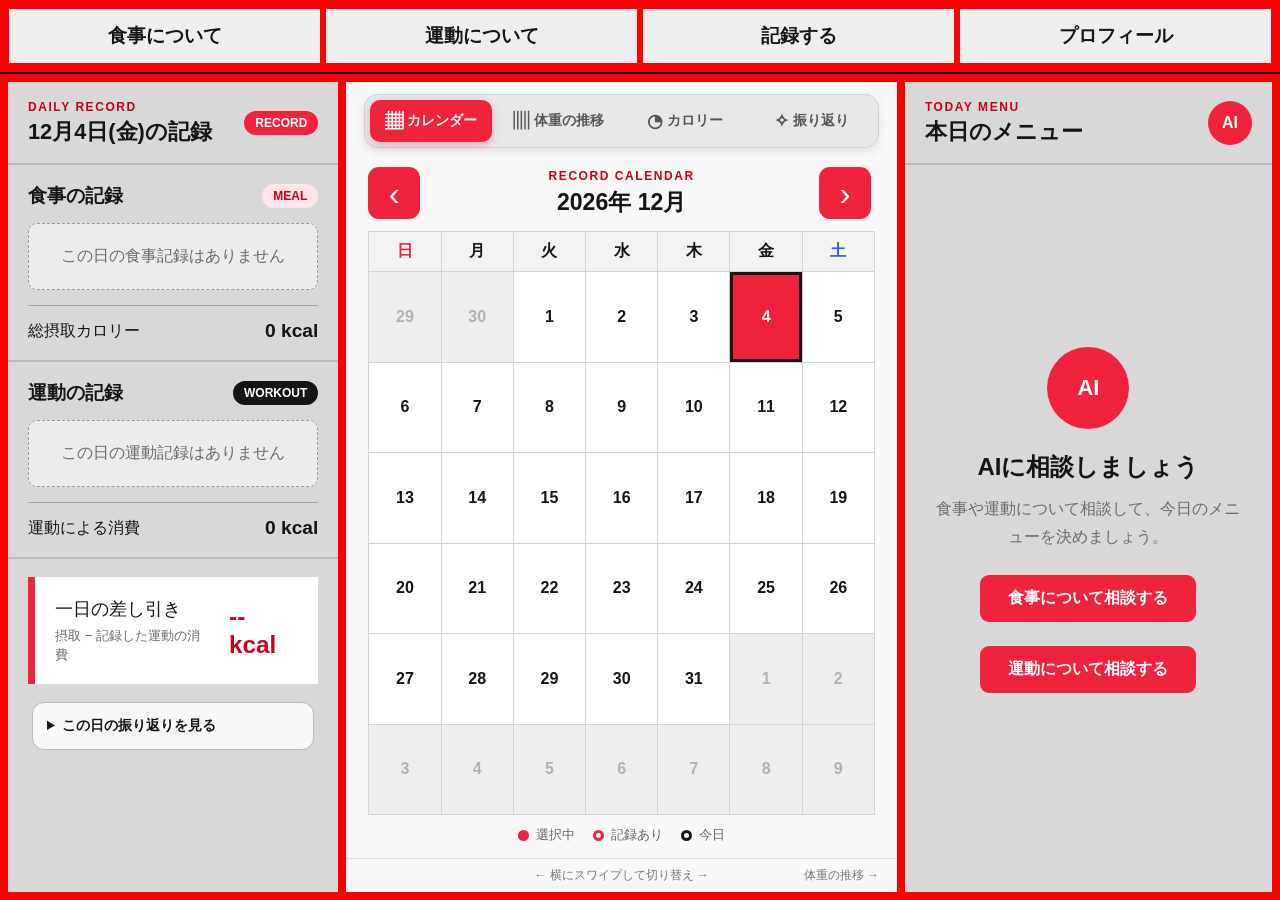
<file: docs/index.html>
<!DOCTYPE html>
<html lang="ja">

<head>
    <meta charset="UTF-8">

    <meta name="viewport" content="width=device-width, initial-scale=1.0">

    <title>記録一覧｜トレ食</title>

    <style>:root {
    --red: #ef233c;
    --red-dark: #c9001d;
    --red-light: #ffe6ea;

    --black: #151515;
    --white: #ffffff;

    --page-background: #1d1d1d;
    --panel: #d8d8d8;
    --panel-light: #f8f8f8;
    --border: #b9b9b9;
    --sub-text: #6b6b6b;

    --weight: #9a5f3c;
    --calorie: #f49b0b;

    --good: #07885f;
    --bad: #d91f36;
}


/* ========================================
   リセット
======================================== */

* {
    box-sizing: border-box;
}

html,
body {
    width: 100%;
    height: 100%;
    margin: 0;
}

body {
    overflow: hidden;

    color: var(--black);
    background: var(--page-background);

    font-family:
        "Yu Gothic",
        "Hiragino Kaku Gothic ProN",
        "Meiryo",
        sans-serif;
}

button,
input,
textarea {
    font: inherit;
}

button {
    color: inherit;
}

h1,
h2,
p {
    margin: 0;
}


/* ========================================
   ページ全体
======================================== */

.record-page {
    display: flex;
    flex-direction: column;

    width: 100%;
    height: 100dvh;
    min-height: 0;
}


/* ========================================
   ヘッダー
======================================== */

body .record-header {
    flex: 0 0 auto;

    width: 100%;
    padding: 9px;

    background: var(--red);
    border-bottom: 2px solid var(--black);

    isolation: isolate;
}

body .record-header__navigation {
    display: grid;
    grid-template-columns: repeat(4, minmax(0, 1fr));
    gap: 6px;

    width: 100%;
    margin: 0;
    padding: 0;
}

body .record-header__button {
    display: flex;
    align-items: center;
    justify-content: center;

    width: 100%;
    min-width: 0;
    min-height: 54px;
    margin: 0;
    padding: 8px 12px;

    color: var(--black);
    font-size: clamp(17px, 1.45vw, 25px);
    font-weight: 700;
    line-height: 1.2;
    text-align: center;

    appearance: none;
    background: #eeeeee;
    border: 2px solid transparent;
    border-radius: 0;

    cursor: pointer;

    transition:
        color 0.2s,
        background-color 0.2s,
        border-color 0.2s,
        transform 0.2s;
}

body .record-header__button:hover {
    color: var(--red-dark);

    background: var(--white);
    border-color: var(--red-dark);
}

body .record-header__button:active {
    transform: translateY(1px);
}

/* ========================================
   3列レイアウト
======================================== */

.record-dashboard {
    display: grid;

    grid-template-columns:
        minmax(255px, 0.9fr)
        minmax(430px, 1.5fr)
        minmax(290px, 1fr);

    flex: 1;
    min-height: 0;

    gap: 8px;
    padding: 8px;

    overflow: hidden;

    background: var(--red);
}

.record-panel {
    min-width: 0;
    min-height: 0;

    background: var(--panel);
}

.record-panel--left {
    height: 100%;
    overflow: hidden;
}

.record-panel--center {
    display: flex;
    flex-direction: column;

    height: 100%;
    overflow: hidden;

    background: var(--panel-light);
}

.record-panel--right {
    height: 100%;
    overflow-x: hidden;
    overflow-y: auto;
}


/* ========================================
   共通パーツ
======================================== */

.panel-heading {
    position: sticky;
    z-index: 10;
    top: 0;

    display: flex;
    align-items: center;
    justify-content: space-between;
    gap: 12px;

    padding: 18px 20px;

    background: var(--panel);
    border-bottom: 2px solid var(--border);
}

.panel-heading h1 {
    font-size: clamp(21px, 1.7vw, 29px);
    line-height: 1.25;
}

.eyebrow {
    margin-bottom: 4px;

    color: var(--red-dark);
    font-size: 12px;
    font-weight: 800;
    letter-spacing: 0.13em;
}

.badge {
    display: inline-flex;
    align-items: center;
    justify-content: center;

    flex: 0 0 auto;

    padding: 5px 11px;

    font-size: 12px;
    font-weight: 800;

    border-radius: 999px;
}

.badge--red {
    color: var(--white);
    background: var(--red);
}

.badge--meal {
    color: var(--red-dark);
    background: var(--red-light);
}

.badge--black {
    color: var(--white);
    background: var(--black);
}

.badge--weight {
    color: var(--white);
    background: var(--weight);
}

.badge--calorie {
    color: var(--white);
    background: var(--calorie);
}

.section-heading {
    display: flex;
    align-items: center;
    justify-content: space-between;
    gap: 12px;

    margin-bottom: 14px;
}

.section-heading h2 {
    font-size: clamp(18px, 1.45vw, 25px);
}


/* ========================================
   左側の切り替え
======================================== */

.left-content {
    display: none;

    width: 100%;
    height: 100%;

    overflow-x: hidden;
    overflow-y: auto;
}

.left-content--active {
    display: block;
}


/* ========================================
   食事・運動記録
======================================== */

.record-section {
    padding: 18px 20px;

    border-bottom: 2px solid var(--border);
}

.record-list {
    display: grid;
    gap: 10px;
}

.record-item {
    display: flex;
    align-items: center;
    justify-content: space-between;
    gap: 12px;

    padding: 13px 14px;

    background: rgba(255, 255, 255, 0.75);
    border-radius: 9px;
}

.record-item span {
    min-width: 0;

    line-height: 1.45;
    overflow-wrap: anywhere;
}

.record-item strong {
    flex: 0 0 auto;
}

.record-item__category {
    display: block;
    margin-bottom: 3px;
    color: var(--sub-text);
    font-size: 12px;
}

.record-item--nutrients {
    flex-wrap: wrap;
}

.record-item__nutrients {
    flex-basis: 100%;
    color: var(--sub-text);
    font-size: 12px;
    line-height: 1.6;
    overflow-wrap: anywhere;
}

.empty-record {
    padding: 22px 14px;

    color: var(--sub-text);
    text-align: center;

    background: rgba(255, 255, 255, 0.5);
    border: 1px dashed #999999;
    border-radius: 9px;
}

.summary-row {
    display: flex;
    align-items: center;
    justify-content: space-between;
    gap: 12px;

    margin-top: 15px;
    padding-top: 14px;

    border-top: 1px solid #a5a5a5;
}

.summary-row strong {
    font-size: clamp(18px, 1.5vw, 25px);
}

.balance-card {
    display: flex;
    align-items: center;
    justify-content: space-between;
    gap: 18px;

    margin: 18px 20px;
    padding: 20px;

    background: var(--white);
    border-left: 7px solid var(--red);
}

.balance-card span {
    display: block;

    margin-bottom: 5px;

    font-size: 18px;
}

.balance-card small {
    color: var(--sub-text);
}

.balance-card strong {
    color: var(--red-dark);

    font-size: clamp(22px, 1.9vw, 31px);
}


/* ========================================
   左側の数値カード
======================================== */

.metric-grid {
    display: grid;
    grid-template-columns: repeat(2, minmax(0, 1fr));
    gap: 10px;

    padding: 18px 20px;
}

.metric-card {
    min-width: 0;
    padding: 16px;

    background: rgba(255, 255, 255, 0.75);
    border-radius: 10px;
}

.metric-card--wide {
    grid-column: 1 / -1;
}

.metric-card span {
    display: block;

    margin-bottom: 8px;

    color: var(--sub-text);
    font-size: 13px;
    font-weight: 700;
}

.metric-card strong {
    display: block;

    font-size: clamp(18px, 1.5vw, 26px);
    overflow-wrap: anywhere;
}

.metric-card strong.is-down {
    color: var(--good);
}

.metric-card strong.is-up {
    color: var(--bad);
}

.meal-text {
    color: var(--red);
}

.workout-text {
    color: var(--black);
}

.selected-data-date {
    margin: 16px 20px 0;
    padding: 11px 14px;

    color: var(--red-dark);
    font-weight: 800;

    background: var(--white);
    border-left: 5px solid var(--red);
}


/* ========================================
   履歴テーブル
======================================== */

.history-section {
    padding: 0 20px 22px;
}

.table-scroll {
    width: 100%;
    overflow-x: auto;

    background: rgba(255, 255, 255, 0.72);
    border-radius: 9px;
}

.history-table {
    width: 100%;
    min-width: 310px;

    border-collapse: collapse;
}

.history-table--calorie {
    min-width: 410px;
}

.history-table th,
.history-table td {
    padding: 11px 9px;

    text-align: right;
    white-space: nowrap;

    border-bottom: 1px solid #c5c5c5;
}

.history-table th:first-child,
.history-table td:first-child {
    text-align: left;
}

.history-table th {
    font-size: 12px;

    background: #eeeeee;
}

.history-table tbody tr {
    cursor: pointer;
}

.history-table tbody tr:hover {
    background: var(--white);
}

.history-table tbody tr.is-selected {
    color: var(--red-dark);
    font-weight: 800;

    background: var(--red-light);
}


/* ========================================
   中央の表示切り替えボタン
======================================== */

.record-view-tabs {
    display: grid;
    grid-template-columns: repeat(3, minmax(0, 1fr));

    flex: 0 0 auto;

    width: min(560px, calc(100% - 36px));
    margin: 12px auto 5px;
    padding: 5px;
    gap: 5px;

    background: #e8e8e8;
    border: 1px solid #d1d1d1;
    border-radius: 14px;

    box-shadow: 0 4px 12px rgba(0, 0, 0, 0.09);
}

.record-view-tabs__button {
    display: flex;
    align-items: center;
    justify-content: center;
    gap: 7px;

    width: 100%;
    min-width: 0;
    min-height: 42px;
    padding: 7px 10px;

    color: #565656;
    font-size: 14px;
    font-weight: 800;
    white-space: nowrap;

    appearance: none;
    background: transparent;
    border: 0;
    border-radius: 10px;

    cursor: pointer;

    transition:
        color 0.2s,
        background-color 0.2s,
        box-shadow 0.2s,
        transform 0.2s;
}

.record-view-tabs__button:hover {
    color: var(--red-dark);
    background: rgba(255, 255, 255, 0.85);
}

.record-view-tabs__button:active {
    transform: translateY(1px);
}

.record-view-tabs__button--active {
    color: var(--white);

    background: var(--red);

    box-shadow:
        0 3px 8px rgba(239, 35, 60, 0.3);
}

.record-view-tabs__button--active:hover {
    color: var(--white);
    background: var(--red-dark);
}

.record-view-tabs__icon {
    font-size: 18px;
    line-height: 1;
}


/* ========================================
   中央の横スライド
======================================== */

.record-view-viewport {
    flex: 1;
    min-height: 0;

    overflow: hidden;

    touch-action: pan-y;
}

.record-view-track {
    display: flex;

    width: 100%;
    height: 100%;

    transform: translateX(0);

    transition: transform 0.38s ease;
}

.center-content {
    flex: 0 0 100%;

    width: 100%;
    height: 100%;
    min-width: 0;
    min-height: 0;

    padding: 14px 22px;

    overflow-x: hidden;
    overflow-y: auto;
}

.record-swipe-guide {
    display: grid;
    grid-template-columns: 1fr auto 1fr;
    align-items: center;
    gap: 10px;

    flex: 0 0 auto;

    min-height: 34px;
    padding: 6px 18px;

    color: #777777;
    font-size: 12px;

    background: var(--panel-light);
    border-top: 1px solid #dddddd;
}

.record-swipe-guide span:first-child {
    text-align: left;
}

.record-swipe-guide span:last-child {
    text-align: right;
}

.record-swipe-guide__main {
    text-align: center;
}


/* ========================================
   カレンダー
======================================== */

.calendar-content {
    display: flex;
    flex-direction: column;
}

.calendar-toolbar {
    display: grid;
    grid-template-columns: 56px 1fr 56px;
    align-items: center;
    gap: 12px;

    flex: 0 0 auto;

    margin-bottom: 12px;
}

.calendar-title {
    text-align: center;
}

.calendar-title h2 {
    font-size: clamp(21px, 1.8vw, 29px);
}

.calendar-arrow {
    display: flex;
    align-items: center;
    justify-content: center;

    width: 52px;
    height: 52px;
    padding: 0;

    color: var(--white);
    font-size: 33px;
    line-height: 1;

    appearance: none;
    background: var(--red);
    border: 0;
    border-radius: 11px;

    cursor: pointer;
}

.calendar-arrow:hover {
    background: var(--red-dark);
}

.calendar-weekdays {
    display: grid;
    grid-template-columns: repeat(7, 1fr);

    flex: 0 0 auto;

    border-top: 1px solid #d4d4d4;
    border-left: 1px solid #d4d4d4;
}

.calendar-weekdays span {
    padding: 9px 3px;

    font-weight: 800;
    text-align: center;

    background: #f2f2f2;
    border-right: 1px solid #d4d4d4;
    border-bottom: 1px solid #d4d4d4;
}

.weekday-sunday {
    color: var(--red);
}

.weekday-saturday {
    color: #2563eb;
}

.calendar-grid {
    display: grid;
    grid-template-columns: repeat(7, 1fr);
    grid-template-rows: repeat(6, minmax(44px, 1fr));

    flex: 1;
    min-height: 295px;

    border-left: 1px solid #d4d4d4;
}

.calendar-day {
    position: relative;

    min-width: 0;
    min-height: 0;
    padding: 7px;

    font-weight: 800;

    appearance: none;
    background: var(--white);
    border: 0;
    border-right: 1px solid #d4d4d4;
    border-bottom: 1px solid #d4d4d4;

    cursor: pointer;
}

.calendar-day:hover {
    color: var(--red-dark);
    background: var(--red-light);
}

.calendar-day.is-outside {
    color: #b2b2b2;
    background: #eeeeee;
}

.calendar-day.is-selected {
    color: var(--white);
    background: var(--red);
}

.calendar-day.is-today {
    box-shadow: inset 0 0 0 3px var(--black);
}

.calendar-day__dot {
    position: absolute;
    bottom: 8px;
    left: 50%;

    display: none;

    width: 8px;
    height: 8px;

    background: var(--red);
    border-radius: 50%;

    transform: translateX(-50%);
}

.calendar-day.has-record .calendar-day__dot {
    display: block;
}

.calendar-day.is-selected .calendar-day__dot {
    background: var(--white);
}

.calendar-legend {
    display: flex;
    align-items: center;
    justify-content: center;
    flex-wrap: wrap;
    gap: 18px;

    flex: 0 0 auto;

    padding: 11px 4px 0;

    color: #666666;
    font-size: 13px;
}

.calendar-legend span {
    display: inline-flex;
    align-items: center;
    gap: 7px;
}

.legend-dot {
    display: inline-block;

    width: 11px;
    height: 11px;

    border-radius: 50%;
}

.legend-dot--selected {
    background: var(--red);
}

.legend-dot--record {
    background: var(--white);
    border: 3px solid var(--red);
}

.legend-dot--today {
    background: var(--white);
    border: 3px solid var(--black);
}


/* ========================================
   グラフ共通
======================================== */

.graph-content {
    display: flex;
    flex-direction: column;
    gap: 15px;
}

.graph-heading {
    display: flex;
    align-items: center;
    justify-content: space-between;
    gap: 16px;

    flex: 0 0 auto;
}

.graph-heading h2 {
    font-size: clamp(22px, 2vw, 31px);
}

.graph-heading p:last-child {
    margin-top: 4px;

    color: var(--sub-text);
    font-size: 13px;
}

.graph-message {
    flex: 0 0 auto;

    padding: 14px 18px;

    text-align: center;

    background: var(--white);
    border-left: 6px solid var(--red);
    border-radius: 6px;
}


/* ========================================
   体重グラフ
======================================== */

.weight-chart {
    position: relative;

    flex: 1;
    min-height: 290px;
    padding: 26px 18px 14px;

    overflow-x: auto;
    overflow-y: hidden;

    background: var(--white);
    border: 1px solid #dddddd;
    border-radius: 12px;
}

.weight-chart__grid {
    position: absolute;
    inset: 24px 18px 42px;

    background:
        repeating-linear-gradient(
            to top,
            transparent 0,
            transparent calc(20% - 1px),
            #dddddd calc(20% - 1px),
            #dddddd 20%
        );

    border-bottom: 2px solid #aaaaaa;

    pointer-events: none;
}

.weight-bars {
    --weight-gap: clamp(4px, 0.8vw, 12px);
    position: relative;
    z-index: 2;

    display: grid;
    grid-template-columns: repeat(var(--weight-count, 12), minmax(32px, 1fr));
    gap: var(--weight-gap);

    width: 100%;
    min-width: max(500px, calc(var(--weight-count, 12) * (32px + var(--weight-gap)) - var(--weight-gap)));
    height: 100%;
}

.weight-bar-item {
    display: grid;
    grid-template-rows: minmax(0, 1fr) 28px;

    min-width: 0;
}

.weight-bar-space {
    position: relative;
}

/* 日付ラベルの28pxを除き、棒と同じ高さの領域に目標線を重ねる。 */
.weight-target-overlay {
    position: absolute;
    inset: 0 0 28px;
    z-index: 3;
    pointer-events: none;
}

.weight-target-line {
    position: absolute;
    right: 0;
    bottom: var(--target-height);
    left: 0;
    height: 0;
    border-top: 2px solid #087f8c;
}

.weight-target-label {
    position: absolute;
    bottom: 6px;
    left: 8px;
    padding: 3px 6px;
    color: #07636d;
    background: #fff;
    border: 1px solid #087f8c;
    border-radius: 4px;
    font-size: 12px;
    font-weight: 700;
    white-space: nowrap;
}

.weight-bar {
    position: absolute;
    bottom: 0;
    left: 50%;

    width: min(34px, 74%);
    height: var(--bar-height, 50%);

    appearance: none;
    background: var(--frame-color, var(--red));

    border: 0;
    border-radius: 8px 8px 2px 2px;

    cursor: pointer;

    transform: translateX(-50%);
}

.weight-bar:hover,
.weight-bar.is-selected {
    filter: brightness(1.12);
}

.weight-bar.is-selected {
    outline: 3px solid var(--frame-color, var(--red));
    outline-offset: 2px;
}

.weight-bar-value {
    position: absolute;
    bottom: calc(var(--bar-height, 50%) + 5px);
    left: 50%;

    color: #75432b;
    font-size: 11px;
    font-weight: 800;
    white-space: nowrap;

    transform: translateX(-50%);
}

.weight-bar-date {
    display: flex;
    align-items: flex-end;
    justify-content: center;

    padding-bottom: 2px;

    color: #555555;
    font-size: 11px;
    font-weight: 700;
}


/* ========================================
   カロリー円グラフ
======================================== */

.calorie-chart {
    display: grid;
    grid-template-columns: minmax(235px, 1.1fr) minmax(190px, 0.9fr);
    align-items: center;
    gap: 24px;

    flex: 1;
    min-height: 300px;
    padding: 24px;

    background: var(--white);
    border: 1px solid #dddddd;
    border-radius: 12px;
}

.donut-container {
    display: flex;
    align-items: center;
    justify-content: center;
}

.calorie-donut {
    --intake-angle: 180deg;

    display: flex;
    align-items: center;
    justify-content: center;

    width: min(30vw, 320px);
    max-width: 100%;
    aspect-ratio: 1;

    background:
        conic-gradient(
            var(--red) 0deg var(--intake-angle),
            var(--black) var(--intake-angle) 360deg
        );

    border-radius: 50%;

    box-shadow:
        0 0 0 1px #dddddd,
        0 14px 28px rgba(0, 0, 0, 0.12);
}

.calorie-donut.is-empty {
    background: #dddddd;
}

.calorie-donut__center {
    display: flex;
    flex-direction: column;
    align-items: center;
    justify-content: center;

    width: 58%;
    aspect-ratio: 1;

    text-align: center;

    background: var(--white);
    border-radius: 50%;
}

.calorie-donut__center span {
    margin-bottom: 7px;

    color: var(--sub-text);
    font-size: 13px;
}

.calorie-donut__center strong {
    color: var(--red-dark);

    font-size: clamp(18px, 2vw, 29px);
}

.calorie-chart__legend {
    display: grid;
    gap: 14px;
}

.calorie-legend-card {
    display: grid;
    grid-template-columns: 15px 1fr;
    gap: 12px;

    padding: 16px;

    background: #f3f3f3;
    border-radius: 10px;
}

.calorie-mark {
    width: 14px;
    min-height: 58px;

    border-radius: 999px;
}

.calorie-mark--intake {
    background: var(--red);
}

.calorie-mark--burned {
    background: var(--black);
}

.calorie-legend-card small {
    display: block;

    margin-bottom: 5px;

    color: var(--sub-text);
}

.calorie-legend-card strong {
    display: block;

    font-size: clamp(18px, 1.7vw, 26px);
}

.calorie-legend-card p {
    margin-top: 4px;

    color: var(--sub-text);
    font-size: 13px;
}


/* ========================================
   AIおすすめ
======================================== */

.ai-icon {
    display: inline-flex;
    align-items: center;
    justify-content: center;

    width: 44px;
    height: 44px;

    color: var(--white);
    font-weight: 800;

    background: var(--red);
    border-radius: 50%;
}

.recommendation-content {
    display: none;
    flex-direction: column;
}

.recommendation-content--visible {
    display: flex;
}

.recommendation-section {
    padding: 18px 20px;

    border-bottom: 2px solid var(--border);
}

.menu-card {
    display: grid;
    grid-template-columns: 72px 1fr;
    align-items: center;
    gap: 14px;

    margin-top: 11px;
    padding: 13px;

    background: rgba(255, 255, 255, 0.75);
    border-radius: 10px;
}

.menu-card__label {
    padding: 10px 8px;

    color: var(--white);
    font-weight: 800;
    text-align: center;

    background: var(--red);
    border-radius: 8px;
}

.training-card {
    margin-top: 11px;
    padding: 15px;

    background: rgba(255, 255, 255, 0.75);
    border-radius: 10px;
}

.training-card__top {
    display: flex;
    align-items: center;
    justify-content: space-between;
    gap: 10px;
}

.training-card__top span {
    padding: 5px 9px;

    color: var(--white);
    font-size: 11px;
    font-weight: 800;

    background: var(--black);
    border-radius: 999px;
}

.training-card p {
    margin-top: 8px;

    color: var(--sub-text);
    font-size: 13px;
    line-height: 1.55;
}

.ai-comment {
    display: grid;
    grid-template-columns: 52px 1fr;
    align-items: center;
    gap: 15px;

    margin: 20px;
    padding: 18px;

    background: var(--white);
    border-left: 6px solid var(--red);
}

.ai-comment span {
    display: flex;
    align-items: center;
    justify-content: center;

    width: 50px;
    height: 50px;

    color: var(--white);
    font-weight: 800;

    background: var(--red);
    border-radius: 50%;
}


/* ========================================
   メニュー未設定
======================================== */

.recommendation-empty {
    display: flex;
    flex-direction: column;
    align-items: center;
    justify-content: center;

    min-height: calc(100% - 100px);
    padding: 36px 24px;

    text-align: center;
}

.recommendation-empty__icon {
    display: flex;
    align-items: center;
    justify-content: center;

    width: 82px;
    height: 82px;
    margin-bottom: 22px;

    color: var(--white);
    font-size: 22px;
    font-weight: 800;

    background: var(--red);
    border-radius: 50%;
}

.recommendation-empty h2 {
    margin-bottom: 12px;

    font-size: 24px;
}

.recommendation-empty p {
    max-width: 330px;

    color: var(--sub-text);
    line-height: 1.75;
}

.recommendation-empty button {
    margin-top: 24px;
    padding: 13px 28px;

    color: var(--white);
    font-weight: 800;

    appearance: none;
    background: var(--red);
    border: 0;
    border-radius: 9px;

    cursor: pointer;
}


/* ========================================
   スクロールバー
======================================== */

.left-content::-webkit-scrollbar,
.record-panel--right::-webkit-scrollbar,
.center-content::-webkit-scrollbar,
.table-scroll::-webkit-scrollbar,
.weight-chart::-webkit-scrollbar {
    width: 8px;
    height: 8px;
}

.left-content::-webkit-scrollbar-thumb,
.record-panel--right::-webkit-scrollbar-thumb,
.center-content::-webkit-scrollbar-thumb,
.table-scroll::-webkit-scrollbar-thumb,
.weight-chart::-webkit-scrollbar-thumb {
    background: #999999;
    border-radius: 999px;
}

.left-content::-webkit-scrollbar-track,
.record-panel--right::-webkit-scrollbar-track,
.center-content::-webkit-scrollbar-track,
.table-scroll::-webkit-scrollbar-track,
.weight-chart::-webkit-scrollbar-track {
    background: #e9e9e9;
}


/* ========================================
   高さが低い画面
======================================== */

@media (max-height: 750px) and (min-width: 901px) {

    body .record-header {
        padding: 6px;
    }

    body .record-header__button {
        min-height: 44px;
    }

    .record-view-tabs {
        margin-top: 7px;
    }

    .record-view-tabs__button {
        min-height: 37px;
    }

    .panel-heading {
        padding: 13px 16px;
    }

    .record-section {
        padding: 13px 16px;
    }

    .record-item {
        padding: 9px 11px;
    }

    .metric-grid {
        padding: 13px 16px;
    }

    .metric-card {
        padding: 12px;
    }

    .center-content {
        padding: 10px 18px;
    }

    .calendar-grid {
        min-height: 245px;
    }

    .calendar-arrow {
        width: 44px;
        height: 44px;
    }

    .weight-chart,
    .calorie-chart {
        min-height: 245px;
    }
}


/* ========================================
   タブレット
======================================== */

@media (max-width: 900px) {

    html {
        overflow-y: auto;
        scrollbar-gutter: stable;
    }

    html,
    body {
        height: auto;
        min-height: 100%;
    }

    body {
        overflow: visible;
    }

    .record-page {
        height: auto;
        min-height: 100dvh;
    }

    body .record-header__navigation {
        grid-template-columns: repeat(2, minmax(0, 1fr));
    }

    body .record-header__button {
        min-height: 48px;
        font-size: 16px;
    }

    .record-dashboard {
        grid-template-columns: 1fr;

        overflow: visible;
    }

    .record-panel {
        height: auto;
    }

    .record-panel--left,
    .record-panel--right {
        max-height: 650px;
    }

    .record-panel--center {
        height: 720px;
    }

    .calorie-chart {
        grid-template-columns: 1fr;
    }

    .calorie-donut {
        width: min(70vw, 300px);
    }

    .calorie-chart__legend {
        grid-template-columns: repeat(2, minmax(0, 1fr));
        width: 100%;
    }
}


/* ========================================
   スマートフォン
======================================== */

@media (max-width: 560px) {

    body .record-header {
        padding: 5px;
    }

    body .record-header__navigation {
        gap: 4px;
    }

    body .record-header__button {
        padding: 7px 4px;

        font-size: 14px;
    }

    .record-dashboard {
        gap: 5px;
        padding: 5px;
    }

    .record-panel--center {
        height: 680px;
    }

    .panel-heading {
        padding: 14px;
    }

    .metric-grid {
        grid-template-columns: 1fr;

        padding-right: 14px;
        padding-left: 14px;
    }

    .metric-card--wide {
        grid-column: auto;
    }

    .record-view-tabs {
        width: calc(100% - 18px);
        margin-top: 8px;
        padding: 4px;
        gap: 3px;
    }

    .record-view-tabs__button {
        min-height: 40px;
        padding: 5px 3px;

        font-size: 12px;
    }

    .record-view-tabs__icon {
        font-size: 14px;
        flex-shrink: 0;
    }

    .center-content {
        padding: 10px;
    }

    .calendar-toolbar {
        grid-template-columns: 46px 1fr 46px;
    }

    .calendar-arrow {
        width: 44px;
        height: 44px;
    }

    .calendar-grid {
        min-height: 285px;
    }

    .calendar-day {
        padding: 5px;

        font-size: 13px;
    }

    .calorie-chart__legend {
        grid-template-columns: 1fr;
    }

    .record-swipe-guide {
        grid-template-columns: 1fr;
    }

    .record-swipe-guide span:first-child,
    .record-swipe-guide span:last-child {
        display: none;
    }
}
/* 食事チャット */
[hidden] { display: none !important; }
.record-dashboard--chat .meal-chat { grid-column: span 2; }
.meal-chat { display: flex; flex-direction: column; min-width: 0; min-height: 0; overflow: hidden; background: var(--panel); }
.meal-chat__heading { display: flex; justify-content: space-between; align-items: center; gap: 12px; padding: 20px 24px; border-bottom: 1px solid var(--border); }
.meal-chat__heading h1 { margin-top: 5px; font-size: clamp(18px, 2vw, 26px); }
.meal-chat__messages { flex: 1; min-height: 0; overflow-y: auto; overscroll-behavior: contain; padding: 24px; }
.meal-chat__message { display: flex; align-items: flex-start; gap: 12px; margin-bottom: 24px; }
.meal-chat__avatar { display: grid; place-items: center; flex: 0 0 38px; height: 38px; border-radius: 50%; background: var(--red); color: var(--white); font-size: 12px; font-weight: 700; }
.meal-chat__bubble { max-width: 85%; padding: 20px; background: var(--white); line-height: 1.9; white-space: pre-wrap; overflow-wrap: anywhere; }
.meal-chat__message--user { flex-direction: row-reverse; }
.meal-chat__message--user .meal-chat__avatar { background: var(--black); }
.meal-chat__message--user .meal-chat__bubble { background: var(--red-light); }
.meal-chat__composer { padding: 16px 24px 20px; }
.meal-chat__recommend { max-width: 100%; padding: 12px 16px; border: 1px solid var(--red); background: var(--white); color: var(--red-dark); font-weight: 700; text-align: left; cursor: pointer; }
.meal-chat__status { min-height: 24px; padding: 5px 0; font-size: 13px; color: var(--red-dark); }
.meal-chat__composer label { display: block; margin-bottom: 6px; font-size: 13px; font-weight: 700; }
.meal-chat__input-row { display: flex; align-items: flex-end; gap: 8px; padding: 10px; background: var(--white); }
.meal-chat__input-row textarea { flex: 1; min-width: 0; max-height: 160px; padding: 8px; border: 0; resize: vertical; background: transparent; line-height: 1.6; }
.meal-chat__input-row button { width: 44px; height: 44px; flex-shrink: 0; border: 0; background: var(--red); color: var(--white); font-size: 26px; cursor: pointer; }
.meal-chat button:disabled { opacity: .55; cursor: wait; }
.meal-chat :focus-visible { outline: 3px solid var(--red-dark); outline-offset: 3px; }
.meal-chat__hint { margin-top: 8px; font-size: 12px; color: var(--sub-text); }
@media (max-width: 900px) {
    .record-dashboard--chat .meal-chat { grid-column: auto; }
    .meal-chat { height: 75dvh; min-height: 460px; }
}
@media (max-width: 560px) {
    .meal-chat__heading, .meal-chat__messages, .meal-chat__composer { padding: 14px; }
    .meal-chat__bubble { padding: 12px; max-width: calc(100% - 44px); }
    .meal-chat__message { gap: 8px; }
    .meal-chat__recommend { font-size: 13px; }
}
</style><style>/* 記録する：赤い枠とグレーの一枚画面 */
.visually-hidden { position: absolute; width: 1px; height: 1px; padding: 0; margin: -1px; overflow: hidden; clip-path: inset(50%); white-space: nowrap; border: 0; }
.record-page--entry { --red: #ff0000; --panel: #d9d9d9; }
.record-page--entry > .notice { display: none; }
body .record-page--entry .record-header__button { background: var(--panel); }
.record-dashboard--entry { display: block; padding: 6px 14px 14px 5px; overflow: auto; }
.record-entry { min-height: 100%; padding: 12px 10px 4px 6px; background: var(--panel); color: #000; font-size: clamp(16px, 2.6vw, 22px); line-height: 1.2; }
#record-entry-form { min-width: 0; }
.record-entry h1, .record-entry h2 { font: inherit; }
.record-entry h1 { padding: 2px 0 9px; border-bottom: 2px solid #222; }
.record-entry__section { position: relative; display: flex; flex-direction: column; min-height: 136px; padding: 5px 18px 10px 0; border-bottom: 2px solid #222; }
.record-entry__section::after { position: absolute; content: ""; top: 6px; right: 10px; bottom: 14px; border-right: 1px solid #222; }
.record-entry__list { max-height: 180px; min-height: 72px; overflow-y: auto; }
.record-entry__empty { padding: 10px 0; color: #555; font-size: 14px; }
.record-entry__list:empty { display: none; }
.record-entry__section-footer { display: flex; flex-wrap: wrap; align-items: center; justify-content: space-between; gap: 10px; margin-top: auto; }
.record-entry__actions { display: flex; flex-wrap: wrap; align-items: center; justify-content: flex-end; gap: 8px; margin-left: auto; }
.record-entry__estimate { font-size: 16px; min-height: 36px; }
.record-entry__estimate-status { flex-basis: 100%; }
.record-entry__action:disabled { opacity: .55; cursor: wait; }
.record-entry__action { padding: 5px 12px; border: 0; border-radius: 0; background: var(--red); color: #fff; font: inherit; cursor: pointer; }
.record-entry__action:hover { background: #c9001d; }

.record-entry__footer { display: flex; align-items: center; justify-content: space-between; gap: 16px; padding: 23px 20px 0 0; }
.record-entry__weight { display: flex; align-items: center; gap: 5px; }
.record-entry input, .record-entry select { min-width: 0; padding: 2px 4px; border: 0; border-radius: 0; background: #fff; font: inherit; }
#entry-weight-whole { width: 64px; }
#entry-weight-decimal { width: 54px; }
.record-entry__row { display: grid; grid-template-columns: 12px minmax(80px, 1fr) 75px auto 28px; align-items: center; gap: 5px; margin: 4px 0; }
.record-entry__row--meal { grid-template-columns: 12px minmax(80px, 1fr) 96px 75px auto 28px; }
.record-entry__row input, .record-entry__row select { width: 100%; font-size: 16px; }
.record-entry__nutrients { grid-column: 2 / -2; display: grid; grid-template-columns: repeat(auto-fit, minmax(115px, 1fr)); gap: 8px; padding: 5px 0 10px; }
.record-entry__nutrients label { display: grid; gap: 4px; font-size: 13px; line-height: 1.4; }
#entry-meal-list { max-height: min(52vh, 440px); }
.record-entry__nutrient-totals { flex-basis: 100%; font-size: 14px; line-height: 1.5; }
.record-entry__nutrient-totals dl { display: flex; flex-wrap: wrap; gap: 6px 20px; margin: 6px 0; }
.record-entry__nutrient-totals dl > div { display: flex; gap: 6px; }
.record-entry__nutrient-totals dd { margin: 0; font-weight: 700; }
.record-entry__remove { padding: 0; border: 0; background: transparent; font: inherit; cursor: pointer; }
.record-entry__hint { margin-top: 8px; font-size: 12px; color: #555; }
.record-entry__status { margin-top: 6px; font-size: 14px; }
.record-entry__status:empty { display: none; }
.record-entry :focus-visible, .record-page--entry .record-header__button:focus-visible { outline: 2px solid #151515; outline-offset: 2px; }
@media (max-width: 560px) {
    .record-entry { padding-right: 6px; }
    .record-entry__section { padding-right: 0; padding-bottom: 10px; }
    .record-entry__section::after { display: none; }
    .record-entry__estimate { font-size: 14px; }
    .record-entry__footer { padding-right: 0; gap: 8px; }
    .record-entry__row { grid-template-columns: 8px minmax(65px, 1fr) 58px auto 24px; gap: 3px; }
    .record-entry__row--meal { grid-template-columns: 8px minmax(65px, 1fr) 76px 58px auto 24px; }
    .record-entry__nutrients { grid-template-columns: repeat(2, minmax(0, 1fr)); }
    .record-entry__action { min-height: 40px; }
}
</style><style>/* テーマカラーは画面の外枠と背景に適用する。 */
body .record-header, .record-dashboard { background: var(--frame-color, var(--red)); }
.profile-panel { min-width: 0; overflow-y: auto; padding: 18px 14px; }
.profile-section + .profile-section { margin-top: 26px; }
.profile-section h1, .profile-section h2 {
    margin: 0 0 14px;
    padding-bottom: 6px;
    border-bottom: 2px solid var(--black);
    font-size: clamp(17px, 1.5vw, 23px);
    font-weight: 500;
}
.profile-field { display: grid; grid-template-columns: auto minmax(0, 1fr) 26px; align-items: center; gap: 6px; margin: 10px 0; }
.profile-field label { min-width: 5.5em; text-align: right; }
.profile-field input { width: 100%; min-width: 0; padding: 6px; border: 1px solid #888; border-radius: 0; background: #fff; }
.profile-save, .profile-reset { padding: 8px 12px; border: 1px solid var(--black); cursor: pointer; }
.profile-save { display: block; margin: 16px 0 0 auto; color: #fff; background: #151515; }
.profile-reset { margin-top: 12px; background: #fff; font-size: 13px; }
.profile-palette { display: grid; grid-template-columns: repeat(12, minmax(0, 1fr)); margin: 24px 0 16px; }
.profile-swatch { aspect-ratio: 1; min-width: 0; padding: 0; border: 0; background: var(--swatch); cursor: pointer; }
.profile-swatch[aria-checked="true"] { position: relative; outline: 2px solid #fff; outline-offset: -3px; box-shadow: inset 0 0 0 4px #151515; }
.profile-color-field { display: flex; flex-wrap: wrap; align-items: center; gap: 8px; font-size: 13px; }
#profile-color { width: 42px; height: 32px; padding: 2px; border: 1px solid #777; cursor: pointer; }
#profile-color-value { font-variant-numeric: tabular-nums; }
.profile-hint, .profile-status { margin-top: 16px; font-size: 12px; line-height: 1.6; overflow-wrap: anywhere; }
.profile-status:empty { display: none; }
.profile-logout { margin: 28px 0 4px; padding-top: 16px; border-top: 1px solid #777; text-align: right; }
.profile-logout button {
    padding: 4px 0;
    border: 0;
    background: transparent;
    color: #0000ee;
    font: inherit;
    text-decoration: underline;
    cursor: pointer;
}
.profile-panel :focus-visible { position: relative; outline: 3px solid #151515; outline-offset: 2px; }
.record-dashboard--profile .record-panel--left { overflow-y: auto; }
@media (max-width: 900px) {
    .record-dashboard--profile { display: flex; flex-direction: column; }
    .record-dashboard--profile .profile-panel { order: -1; overflow: visible; }
    .profile-palette { max-width: 360px; }
}

.profile-details .field{display:block;margin:12px 0}.profile-details .field>span{display:block;margin-bottom:5px}.profile-details input,.profile-details select{width:100%;min-width:0;padding:8px;border:1px solid #888;background:#fff;font:inherit}.profile-details .grid{display:grid;grid-template-columns:repeat(2,minmax(0,1fr));gap:12px}.profile-details .button{padding:8px 12px;border:1px solid #151515;background:#151515;color:#fff;cursor:pointer}.profile-details .hint{font-size:13px;margin:10px 0}.profile-details-open{cursor:pointer}@media(max-width:600px){.profile-details .grid{grid-template-columns:1fr}}</style><style>/* main の提案フォームを記録画面と共通の色・パネルで表示する。 */
body.suggestion-page { height: auto; min-height: 100dvh; overflow: auto; background: var(--red); }
body .suggestion-header { display: flex; align-items: center; justify-content: space-between; gap: 16px; padding: 18px 28px; }
.suggestion-brand { color: var(--white); font-size: 28px; font-weight: 800; text-decoration: none; }
.suggestion-header > span { color: var(--white); font-size: 14px; }
.suggestion-layout { display: grid; grid-template-columns: minmax(260px, .8fr) minmax(0, 1.6fr); gap: 8px; max-width: 1280px; margin: auto; padding: 8px; }
.suggestion-intro { padding: clamp(24px, 4vw, 48px); }
.suggestion-intro h1 { margin: 24px 0; font-size: clamp(27px, 3vw, 40px); line-height: 1.5; }
.suggestion-intro > p { line-height: 1.9; }
.suggestion-steps { display: grid; gap: 26px; margin: 40px 0; padding-left: 24px; }
.suggestion-steps li { padding-left: 8px; }
.suggestion-steps li::marker { color: var(--red-dark); font-weight: 800; }
.suggestion-steps strong, .suggestion-steps span { display: block; }
.suggestion-steps span { margin-top: 8px; font-size: 13px; line-height: 1.7; }
.suggestion-card { background: var(--panel-light); }
.suggestion-card .panel-heading { position: static; }
.suggestion-form { padding: clamp(18px, 3vw, 32px); }
.suggestion-section-title { margin: 4px 0 18px; padding-bottom: 8px; border-bottom: 2px solid var(--black); font-size: 18px; }
.suggestion-field + .suggestion-section-title { margin-top: 28px; }
.suggestion-grid { display: grid; grid-template-columns: repeat(2, minmax(0, 1fr)); gap: 0 20px; }
.suggestion-field { display: flex; flex-direction: column; gap: 7px; min-width: 0; margin-bottom: 18px; }
.suggestion-field label { font-size: 14px; font-weight: 700; }
.suggestion-field small { margin-left: 5px; color: var(--sub-text); font-weight: 400; }
.suggestion-field input, .suggestion-field select, .suggestion-field textarea {
    width: 100%; min-width: 0; padding: 11px 12px; color: var(--black); background: var(--white);
    border: 1px solid #888; border-radius: 0; font: inherit; font-size: 16px;
}
.suggestion-field textarea { min-height: 110px; resize: vertical; line-height: 1.7; }
.suggestion-field [aria-invalid="true"] { border: 2px solid var(--red-dark); }
.suggestion-help { color: #555; font-size: 12px; line-height: 1.7; }
.suggestion-error { color: #a60018; font-size: 13px; line-height: 1.6; }
.suggestion-error:empty { display: none; }
.suggestion-error-summary { margin-bottom: 24px; padding: 14px; color: #a60018; background: var(--red-light); border-left: 4px solid var(--red-dark); line-height: 1.7; }
.suggestion-submit { width: 100%; padding: 15px 18px; color: var(--white); background: var(--black); border: 2px solid var(--black); font: inherit; font-weight: 700; cursor: pointer; }
.suggestion-submit:hover { background: var(--red-dark); }
.suggestion-submit:disabled { opacity: .65; cursor: wait; }
[data-submit-status] { margin-top: 10px; }
.suggestion-form :focus-visible, .suggestion-context :focus-visible, .suggestion-brand:focus-visible { outline: 3px solid var(--red-dark); outline-offset: 3px; }
.suggestion-notices { display: grid; gap: 8px; padding: 14px 18px 0; }
.suggestion-notices:empty { display: none; }
.suggestion-notices .notice { padding: 12px; border-left: 3px solid var(--red-dark); background: var(--white); font-size: 12px; line-height: 1.7; overflow-wrap: anywhere; }
.suggestion-context { margin: 16px 18px; padding: 14px; background: var(--panel-light); }
.suggestion-context > p { margin-bottom: 12px; font-size: 13px; line-height: 1.8; white-space: pre-wrap; overflow-wrap: anywhere; }
.suggestion-context summary { font-size: 13px; font-weight: 700; cursor: pointer; }
.suggestion-context dl { display: grid; grid-template-columns: auto minmax(0, 1fr); gap: 8px 12px; font-size: 12px; line-height: 1.7; }
.suggestion-context dt { color: var(--sub-text); }
.suggestion-context dd { margin: 0; overflow-wrap: anywhere; }
.suggestion-edit { width: 100%; margin-top: 12px; padding: 9px; background: var(--white); border: 1px solid var(--black); font: inherit; font-size: 13px; cursor: pointer; }
.profile-panel .suggestion-grid { grid-template-columns: 1fr; }
.profile-panel .suggestion-section-title { margin-top: 22px; }
.profile-panel .suggestion-submit { margin-top: 18px; }
@media (min-width: 901px) and (max-width: 1024px) {
    .record-dashboard { grid-template-columns: minmax(0, .9fr) minmax(0, 1.5fr) minmax(0, 1fr); }
}
@media (max-width: 900px) {
    .suggestion-layout { grid-template-columns: 1fr; }
    .suggestion-intro { padding: 24px; }
    .suggestion-intro h1 { margin: 12px 0; }
    .suggestion-intro h1 br { display: none; }
    .suggestion-steps { grid-template-columns: repeat(3, minmax(0, 1fr)); gap: 24px; margin: 26px 0; }
    .profile-panel .suggestion-grid { grid-template-columns: repeat(2, minmax(0, 1fr)); }
}
@media (max-width: 560px) {
    body .suggestion-header { padding: 14px 18px; }
    .suggestion-header > span { max-width: 12em; font-size: 12px; }
    .suggestion-steps, .suggestion-grid, .profile-panel .suggestion-grid { grid-template-columns: 1fr; }
    .suggestion-steps { gap: 16px; }
}
</style><style>.record-view-tabs { grid-template-columns: repeat(4, minmax(0, 1fr)); }
.record-view-tabs__button { gap: 4px; padding-inline: 4px; }
.feedback-intro { padding: 24px; display: grid; gap: 24px; line-height: 1.85; }
.feedback-intro > p:first-child { font-size: 19px; font-weight: 700; }
.feedback-intro__note { padding: 18px; border-radius: 14px; background: var(--panel-light); }
.feedback-intro__note p { margin-top: 8px; font-size: 14px; }
.feedback-muted { color: #595959; font-size: 13px; line-height: 1.8; }
.feedback-notice { margin-top: 18px; padding: 16px; background: var(--red-light); border: 1px solid var(--red); border-radius: 14px; }
.feedback-notice p { font-size: 13px; margin-top: 6px; line-height: 1.7; }
.feedback-actions { display: flex; flex-wrap: wrap; gap: 8px; margin-top: 12px; }
.feedback-button { min-height: 40px; padding: 8px 12px; border: 1px solid var(--border); border-radius: 9px; background: var(--white); font-size: 13px; font-weight: 700; cursor: pointer; }
.feedback-button:hover { border-color: var(--red-dark); color: var(--red-dark); }
.feedback-button--primary { background: var(--red); border-color: var(--red); color: white; }
.feedback-button--primary:hover { background: var(--red-dark); color: white; }
.feedback-button:disabled { opacity: .45; cursor: default; }
.feedback-button:focus-visible, .daily-feedback summary:focus-visible { outline: 3px solid var(--red-dark); outline-offset: 3px; }
.feedback-content { padding: 22px; }
.feedback-heading, .feedback-period, .feedback-preview { display: flex; align-items: center; justify-content: space-between; gap: 12px; }
.feedback-heading h2 { font-size: 23px; margin-top: 5px; }
.feedback-label { flex-shrink: 0; font-size: 12px; color: var(--red-dark); background: var(--red-light); padding: 6px 10px; border-radius: 20px; }
.feedback-granularity { display: grid; grid-template-columns: repeat(4, minmax(0, 1fr)); gap: 4px; margin: 18px 0 0; padding: 4px; min-width: 0; border: 1px solid #ddd; border-radius: 12px; background: #ededed; }
.feedback-granularity label { position: relative; min-width: 0; cursor: pointer; }
.feedback-granularity input { position: absolute; opacity: 0; width: 1px; height: 1px; }
.feedback-granularity span { display: block; padding: 10px 4px; border-radius: 8px; text-align: center; font-size: 14px; font-weight: 700; }
.feedback-granularity input:checked + span { background: var(--white); color: var(--red-dark); box-shadow: 0 1px 4px #00000015; }
.feedback-granularity input:focus-visible + span { outline: 3px solid var(--red-dark); outline-offset: 1px; }
.feedback-period { margin: 20px 0 14px; }
.feedback-period p { flex: 1; font-size: 14px; font-weight: 700; text-align: center; }
.feedback-period .feedback-button { min-width: 40px; font-size: 20px; }
.feedback-preview { margin-bottom: 16px; font-size: 12px; color: #595959; flex-wrap: wrap; }
.feedback-sample-note { padding: 12px; border: 1px dashed var(--red); background: var(--red-light); border-radius: 8px; margin-bottom: 14px; font-size: 13px; line-height: 1.7; }
.feedback-stats { display: grid; grid-template-columns: repeat(2, minmax(0, 1fr)); gap: 10px; margin-bottom: 16px; }
.feedback-stat { padding: 14px; border: 1px solid #dedede; border-radius: 12px; background: white; }
.feedback-stat span { display: block; color: #595959; font-size: 12px; }
.feedback-stat strong { display: block; margin-top: 8px; font-size: 20px; }
.feedback-card { padding: 18px; margin: 12px 0; border: 1px solid #dedede; border-radius: 12px; background: white; }
.feedback-card h3 { font-size: 14px; color: var(--red-dark); margin: 0 0 10px; }
.feedback-card p, .feedback-copy p { font-size: 14px; line-height: 1.85; white-space: pre-line; }
.feedback-card--next { background: var(--red-light); border-color: transparent; }
.feedback-nutrients { margin-top: 20px; }
.feedback-nutrients h3 { font-size: 15px; margin: 0 0 10px; }
.feedback-nutrients dl { margin: 0 0 10px; }
.feedback-nutrients dl > div { display: flex; justify-content: space-between; gap: 12px; padding: 10px 0; border-bottom: 1px solid #ddd; font-size: 13px; }
.feedback-nutrients dd { margin: 0; text-align: right; }
.feedback-nutrients dd small { display: block; color: #595959; margin-top: 4px; }
.feedback-empty { padding: 28px 18px; text-align: center; border: 1px dashed var(--border); border-radius: 14px; }
.feedback-empty h3 { margin: 0 0 12px; font-size: 18px; }
.feedback-empty p { font-size: 14px; line-height: 1.9; }
.daily-feedback { margin: 18px 24px 24px; padding: 14px; border: 1px solid var(--border); border-radius: 12px; background: var(--panel-light); }
.daily-feedback summary { cursor: pointer; font-weight: 700; font-size: 14px; }
.daily-feedback .feedback-copy { display: grid; gap: 12px; margin-top: 14px; }
@media (max-width: 560px) {
    .record-view-tabs__button { flex-direction: column; white-space: normal; font-size: 11px; gap: 3px; }
    .feedback-content { padding: 14px 10px; }
    .feedback-heading h2 { font-size: 20px; }
    .feedback-stat { padding: 12px; }
    .feedback-stat strong { font-size: 18px; }
    .daily-feedback { margin-inline: 14px; }
}
@media (prefers-reduced-motion: reduce) {
    .record-view-track { transition: none; }
}
</style><meta name="description" content="トレ食：食事・運動・体重を記録するアプリ。"><meta http-equiv="Content-Security-Policy" content="default-src 'none'; script-src 'unsafe-inline'; style-src 'unsafe-inline'; img-src data:; connect-src 'none'; object-src 'none'; base-uri 'none'; form-action 'none'"></head>

<body>

<div class="record-page">

    <!-- ========================================
         ヘッダー
    ========================================= -->
    <header class="record-header">

        <nav class="record-header__navigation" aria-label="メインメニュー">

            <button type="button" class="record-header__button" id="meal-navigation" aria-controls="meal-chat" aria-expanded="false">
                食事について
            </button>

            <button type="button" class="record-header__button" id="workout-navigation" aria-controls="workout-chat" aria-expanded="false">
                運動について
            </button>

            <button type="button" class="record-header__button" id="record-navigation" aria-controls="record-entry" aria-expanded="false">
                記録する
            </button>

            <button type="button" class="record-header__button" id="profile-navigation" aria-controls="profile-panel" aria-expanded="false">
                プロフィール
            </button>

        </nav>

    </header>


    <main class="record-dashboard">
        <section class="record-entry" id="record-entry" aria-labelledby="record-entry-title" data-endpoint="/api/calorie-estimate" hidden>
            <form id="record-entry-form">
                <h1 id="record-entry-title" tabindex="-1">今日の記録</h1>
                <section class="record-entry__section" aria-labelledby="entry-meal-title">
                    <h2 id="entry-meal-title">食事の記録</h2>
                    <p class="record-entry__hint">栄養素は任意入力です。食べた量に含まれるグラム数を入力してください。塩分は食塩相当量を入力します。</p>
                    <div id="entry-meal-list" class="record-entry__list"></div>
                    <p id="entry-meal-empty" class="record-entry__empty">「追加」から食べたものと量を入力してください。</p>
                    <div class="record-entry__section-footer">
                        <p>総カロリー：<output id="entry-meal-total">+0 kcal</output></p>
                        <div class="record-entry__actions">
                            <button type="button" class="record-entry__action record-entry__estimate" id="entry-estimate-meal" aria-describedby="entry-estimate-hint">AIでカロリーを調べる<span class="visually-hidden">（食事）</span></button>
                            <button type="button" class="record-entry__action" id="entry-add-meal">追加<span class="visually-hidden">（食事）</span></button>
                        </div>
                        <div id="entry-nutrient-totals" class="record-entry__nutrient-totals" hidden>
                            <p>栄養素の合計（入力済み分）</p>
                            <dl></dl>
                        </div>
                        <p id="entry-estimate-meal-status" class="record-entry__status record-entry__estimate-status" role="status"></p>
                    </div>
                </section>
                <section class="record-entry__section" aria-labelledby="entry-workout-title">
                    <h2 id="entry-workout-title">運動の記録</h2>
                    <div id="entry-workout-list" class="record-entry__list"></div>
                    <p id="entry-workout-empty" class="record-entry__empty">「追加」から運動の内容と時間・回数を入力してください。</p>
                    <div class="record-entry__section-footer">
                        <p>総カロリー：<output id="entry-workout-total">−0 kcal</output></p>
                        <div class="record-entry__actions">
                            <button type="button" class="record-entry__action record-entry__estimate" id="entry-estimate-workout" aria-describedby="entry-estimate-hint">AIでカロリーを調べる<span class="visually-hidden">（運動）</span></button>
                            <button type="button" class="record-entry__action" id="entry-add-workout">追加<span class="visually-hidden">（運動）</span></button>
                        </div>
                        <p id="entry-estimate-workout-status" class="record-entry__status record-entry__estimate-status" role="status"></p>
                    </div>
                </section>
                <section class="record-entry__balance visually-hidden" aria-labelledby="entry-balance-title">
                    <h2 id="entry-balance-title">一日の総カロリー</h2>
                    <output id="entry-balance" aria-live="polite">0 kcal − 0 kcal = 0 kcal</output>
                    <p class="record-entry__hint">食事の摂取カロリー − 記録した運動の消費カロリー</p>
                </section>
                <div class="record-entry__footer">
                    <div class="record-entry__weight">
                        <label for="entry-weight-whole">体重：</label>
                        <input id="entry-weight-whole" type="number" min="1" max="499" step="1" inputmode="numeric" aria-label="体重の整数部分">
                        <span aria-hidden="true">.</span>
                        <select id="entry-weight-decimal" aria-label="体重の小数部分">
                            <option value="0">0</option><option value="1">1</option>
                            <option value="2">2</option><option value="3">3</option>
                            <option value="4">4</option><option value="5">5</option>
                            <option value="6">6</option><option value="7">7</option>
                            <option value="8">8</option><option value="9">9</option>
                        </select>
                        <span>kg</span>
                    </div>
                    <button type="submit" id="entry-save" class="record-entry__action">記録</button>
                </div>
                <p class="record-entry__hint" id="entry-estimate-hint">AIはカロリーが未入力の項目を推定します。食事の量・運動の時間や回数を入力してください。推定値は目安で、後から変更できます。</p>
                <p class="record-entry__hint">記録はこのブラウザーに保存されます。</p>
                <p id="record-entry-status" class="record-entry__status" role="status"></p>
            </form>
        </section>

        <section class="meal-chat" id="meal-chat" aria-labelledby="meal-chat-title" data-endpoint="/api/meal-chat" hidden>
            <div class="meal-chat__heading">
                <div><p class="eyebrow">MEAL ASSISTANT</p><h1 id="meal-chat-title">食事について相談する</h1></div>
                <span class="badge badge--meal">MEAL</span>
            </div>
            <div class="meal-chat__messages" id="meal-chat-messages" role="log" aria-label="AIとの会話" aria-live="polite">
                <article class="meal-chat__message">
                    <span class="meal-chat__avatar" aria-hidden="true">AI</span>
                    <p class="meal-chat__bubble">今日の食事を一緒に考えましょう。食べたいものや使いたい食材、予算などを教えてください。下のボタンから、今日のおすすめメニューも作れます。</p>
                </article>
            </div>
            <form id="meal-chat-form" class="meal-chat__composer">
                <button type="button" id="meal-chat-recommend" class="meal-chat__recommend">今日のおすすめ食事メニューを決めてもらう ↗</button>
                <p id="meal-chat-status" class="meal-chat__status" role="status"></p>
                <label for="meal-chat-input">相談したい内容</label>
                <div class="meal-chat__input-row">
                    <textarea id="meal-chat-input" rows="2" maxlength="1000" placeholder="相談したい内容を入力してください" aria-describedby="meal-chat-hint"></textarea>
                    <button type="submit" id="meal-chat-send" aria-label="メッセージを送信">↑</button>
                </div>
                <p id="meal-chat-hint" class="meal-chat__hint">Enterで送信 / Shift + Enterで改行</p>
            </form>
        </section>

        <section class="meal-chat" id="workout-chat" aria-labelledby="workout-chat-title" data-endpoint="/api/workout-chat" hidden>
            <div class="meal-chat__heading">
                <div><p class="eyebrow">WORKOUT ASSISTANT</p><h1 id="workout-chat-title">運動について相談する</h1></div>
                <span class="badge badge--black">WORKOUT</span>
            </div>
            <div class="meal-chat__messages" id="workout-chat-messages" role="log" aria-label="AIとの会話" aria-live="polite">
                <article class="meal-chat__message">
                    <span class="meal-chat__avatar" aria-hidden="true">AI</span>
                    <p class="meal-chat__bubble">今日の運動を一緒に考えましょう。使える時間や器具、鍛えたい部位、今日の体調などを教えてください。下のボタンから、今日のおすすめメニューも作れます。</p>
                </article>
            </div>
            <form id="workout-chat-form" class="meal-chat__composer">
                <button type="button" id="workout-chat-recommend" class="meal-chat__recommend">今日のおすすめ運動メニューを決めてもらう ↗</button>
                <p id="workout-chat-status" class="meal-chat__status" role="status"></p>
                <label for="workout-chat-input">相談したい内容</label>
                <div class="meal-chat__input-row">
                    <textarea id="workout-chat-input" rows="2" maxlength="1000" placeholder="相談したい内容を入力してください" aria-describedby="workout-chat-hint"></textarea>
                    <button type="submit" id="workout-chat-send" aria-label="メッセージを送信">↑</button>
                </div>
                <p id="workout-chat-hint" class="meal-chat__hint">Enterで送信 / Shift + Enterで改行</p>
            </form>
        </section>

        <!-- ========================================
             左側
        ========================================= -->
        <aside class="record-panel record-panel--left">

            <!-- カレンダー用 -->
            <div class="left-content left-content--active" data-left-view="calendar">

                <div class="panel-heading">

                    <div>
                        <p class="eyebrow">DAILY RECORD</p>

                        <h1 id="selected-date-title">
                            今日の記録
                        </h1>
                    </div>

                    <span class="badge badge--red">
                        RECORD
                    </span>

                </div>


                <section class="record-section">

                    <div class="section-heading">

                        <h2>食事の記録</h2>

                        <span class="badge badge--meal">
                            MEAL
                        </span>

                    </div>

                    <div id="meal-record-list" class="record-list"></div>

                    <div class="summary-row">

                        <span>総摂取カロリー</span>

                        <strong id="total-intake-calories">
                            0 kcal
                        </strong>

                    </div>

                </section>


                <section class="record-section">

                    <div class="section-heading">

                        <h2>運動の記録</h2>

                        <span class="badge badge--black">
                            WORKOUT
                        </span>

                    </div>

                    <div id="workout-record-list" class="record-list"></div>

                    <div class="summary-row">

                        <span>運動による消費</span>

                        <strong id="total-workout-calories">
                            0 kcal
                        </strong>

                    </div>

                </section>


                <section class="balance-card">

                    <div>
                        <span>一日の差し引き</span>

                        <small>
                            摂取 − 記録した運動の消費
                        </small>
                    </div>

                    <strong id="daily-calorie-balance">
                        0 kcal
                    </strong>

                </section>

                <details class="daily-feedback" id="daily-feedback">
                    <summary>この日の振り返りを見る</summary>
                    <div id="daily-feedback-content" class="feedback-copy"></div>
                </details>

            </div>


            <!-- 体重用 -->
            <div class="left-content" data-left-view="weight">

                <div class="panel-heading">

                    <div>
                        <p class="eyebrow">WEIGHT SUMMARY</p>
                        <h1>体重の推移</h1>
                    </div>

                    <span class="badge badge--weight">
                        WEIGHT
                    </span>

                </div>


                <section class="metric-grid">

                    <article class="metric-card">
                        <span>現在の体重</span>

                        <strong id="current-weight">
                            -- kg
                        </strong>
                    </article>


                    <article class="metric-card">
                        <span>前回の記録との差</span>

                        <strong id="previous-weight-difference">
                            -- kg
                        </strong>
                    </article>


                    <article class="metric-card">
                        <span>直近7件の平均</span>

                        <strong id="weekly-weight-average">
                            -- kg
                        </strong>
                    </article>


                    <article class="metric-card">
                        <span>最新記録の月平均</span>

                        <strong id="monthly-weight-average">
                            -- kg
                        </strong>
                    </article>


                    <article class="metric-card metric-card--wide">
                        <span>記録開始からの変化</span>

                        <strong id="total-weight-change">
                            -- kg
                        </strong>
                    </article>

                </section>


                <section class="history-section">

                    <div class="section-heading">
                        <h2>体重履歴</h2>
                    </div>

                    <div class="table-scroll">

                        <table class="history-table">

                            <thead>
                            <tr>
                                <th>日付</th>
                                <th>体重</th>
                                <th>前回比</th>
                            </tr>
                            </thead>

                            <tbody id="weight-history-body"></tbody>

                        </table>

                    </div>

                </section>

            </div>


            <!-- カロリー用 -->
            <div class="left-content" data-left-view="calories">

                <div class="panel-heading">

                    <div>
                        <p class="eyebrow">CALORIE SUMMARY</p>
                        <h1>カロリーの推移</h1>
                    </div>

                    <span class="badge badge--calorie">
                        CALORIE
                    </span>

                </div>


                <p id="selected-calorie-date" class="selected-data-date">
                    今日のカロリー
                </p>


                <section class="metric-grid">

                    <article class="metric-card">
                        <span>摂取カロリー</span>

                        <strong id="selected-intake-calories" class="meal-text">
                            -- kcal
                        </strong>
                    </article>


                    <article class="metric-card">
                        <span>運動による消費</span>

                        <strong id="selected-burned-calories" class="workout-text">
                            -- kcal
                        </strong>
                    </article>


                    <article class="metric-card">
                        <span>直近7件の平均摂取</span>

                        <strong id="average-intake-calories">
                            -- kcal
                        </strong>
                    </article>


                    <article class="metric-card">
                        <span>直近7件の平均運動消費</span>

                        <strong id="average-burned-calories">
                            -- kcal
                        </strong>
                    </article>


                    <article class="metric-card metric-card--wide">
                        <span>直近7件の差し引き合計</span>

                        <strong id="weekly-calorie-balance">
                            -- kcal
                        </strong>
                    </article>

                </section>


                <section class="history-section">

                    <div class="section-heading">
                        <h2>カロリー履歴</h2>
                    </div>

                    <div class="table-scroll">

                        <table class="history-table history-table--calorie">

                            <thead>
                            <tr>
                                <th>日付</th>
                                <th>摂取</th>
                                <th>消費</th>
                                <th>差</th>
                            </tr>
                            </thead>

                            <tbody id="calorie-history-body"></tbody>

                        </table>

                    </div>

                </section>

            </div>

            <div class="left-content" data-left-view="feedback">
                <div class="panel-heading">
                    <div><p class="eyebrow">RECORD REVIEW</p><h1>記録を振り返る</h1></div>
                    <span class="badge badge--red">REVIEW</span>
                </div>
                <div class="feedback-intro">
                    <p>食事と運動の積み重ねを、<br>少し立ち止まって見てみよう。</p>
                    <p class="feedback-muted">週・月・年・すべての期間で記録を振り返れます。週は月曜〜日曜、月と年は暦に合わせて集計します。</p>
                    <div class="feedback-intro__note">
                        <strong>次の一歩は、ひとつで十分。</strong>
                        <p>できたこと、記録の傾向、次に試すことを短くまとめます。</p>
                    </div>
                    <p class="feedback-muted">未入力の食事や栄養素は、不足やゼロとして評価しません。</p>
                </div>
            </div>
        </aside>


        <!-- ========================================
             中央
        ========================================= -->
        <section class="record-panel record-panel--center">

            <!-- 表示切り替え -->
            <div class="record-view-tabs" role="tablist" aria-label="表示内容を選択">

                <button type="button" class="record-view-tabs__button record-view-tabs__button--active" data-view="calendar" aria-selected="true">
                    <span class="record-view-tabs__icon">▦</span>
                    <span>カレンダー</span>
                </button>


                <button type="button" class="record-view-tabs__button" data-view="weight" aria-selected="false">
                    <span class="record-view-tabs__icon">▥</span>
                    <span>体重の推移</span>
                </button>


                <button type="button" class="record-view-tabs__button" data-view="calories" aria-selected="false">
                    <span class="record-view-tabs__icon">◔</span>
                    <span>カロリー</span>
                </button>

                <button type="button" class="record-view-tabs__button" data-view="feedback" aria-selected="false">
                    <span class="record-view-tabs__icon" aria-hidden="true">✧</span>
                    <span>振り返り</span>
                </button>

            </div>


            <div id="view-viewport" class="record-view-viewport" tabindex="0">

                <div id="view-track" class="record-view-track">

                    <!-- カレンダー -->
                    <section class="center-content calendar-content" data-center-view="calendar" aria-hidden="false">

                        <div class="calendar-toolbar">

                            <button id="previous-month" type="button" class="calendar-arrow" aria-label="前の月">
                                ‹
                            </button>


                            <div class="calendar-title">

                                <p class="eyebrow">
                                    RECORD CALENDAR
                                </p>

                                <h2 id="calendar-title">
                                    カレンダー
                                </h2>

                            </div>


                            <button id="next-month" type="button" class="calendar-arrow" aria-label="次の月">
                                ›
                            </button>

                        </div>


                        <div class="calendar-weekdays">

                            <span class="weekday-sunday">日</span>
                            <span>月</span>
                            <span>火</span>
                            <span>水</span>
                            <span>木</span>
                            <span>金</span>
                            <span class="weekday-saturday">土</span>

                        </div>


                        <div id="calendar-grid" class="calendar-grid"></div>


                        <div class="calendar-legend">

                            <span>
                                <i class="legend-dot legend-dot--selected"></i>
                                選択中
                            </span>

                            <span>
                                <i class="legend-dot legend-dot--record"></i>
                                記録あり
                            </span>

                            <span>
                                <i class="legend-dot legend-dot--today"></i>
                                今日
                            </span>

                        </div>

                        <aside class="feedback-notice" id="feedback-notice" aria-label="先週の振り返り" hidden>
                            <div><strong>先週の記録を振り返りませんか</strong><p id="feedback-notice-summary"></p></div>
                            <div class="feedback-actions">
                                <button type="button" class="feedback-button feedback-button--primary" id="feedback-notice-open">振り返りを見る</button>
                                <button type="button" class="feedback-button" id="feedback-notice-dismiss">閉じる</button>
                            </div>
                        </aside>

                    </section>


                    <!-- 体重グラフ -->
                    <section class="center-content graph-content" data-center-view="weight" aria-hidden="true">

                        <div class="graph-heading">

                            <div>
                                <p class="eyebrow">WEIGHT HISTORY</p>
                                <h2>体重の推移</h2>
                                <p id="weight-period"></p>
                            </div>

                            <span class="badge badge--weight">
                                kg
                            </span>

                        </div>


                        <div class="weight-chart">

                            <div class="weight-chart__grid"></div>

                            <div id="weight-bars" class="weight-bars"></div>

                        </div>


                        <div id="weight-point-detail" class="graph-message">
                            棒グラフを押すと体重を確認できます
                        </div>

                    </section>


                    <!-- カロリー円グラフ -->
                    <section class="center-content graph-content" data-center-view="calories" aria-hidden="true">

                        <div class="graph-heading">

                            <div>
                                <p class="eyebrow">CALORIE BALANCE</p>
                                <h2>摂取と消費のバランス</h2>
                                <p id="calorie-chart-date"></p>
                            </div>

                            <span class="badge badge--calorie">
                                kcal
                            </span>

                        </div>


                        <div class="calorie-chart">

                            <div class="donut-container">

                                <div id="calorie-donut" class="calorie-donut">

                                    <div class="calorie-donut__center">

                                        <span>差し引き</span>

                                        <strong id="donut-balance">
                                            -- kcal
                                        </strong>

                                    </div>

                                </div>

                            </div>


                            <div class="calorie-chart__legend">

                                <article class="calorie-legend-card">

                                    <span class="calorie-mark calorie-mark--intake"></span>

                                    <div>
                                        <small>摂取カロリー</small>

                                        <strong id="donut-intake">
                                            -- kcal
                                        </strong>

                                        <p id="donut-intake-percentage">
                                            --%
                                        </p>
                                    </div>

                                </article>


                                <article class="calorie-legend-card">

                                    <span class="calorie-mark calorie-mark--burned"></span>

                                    <div>
                                        <small>記録した運動の消費</small>

                                        <strong id="donut-burned">
                                            -- kcal
                                        </strong>

                                        <p id="donut-burned-percentage">
                                            --%
                                        </p>
                                    </div>

                                </article>

                            </div>

                        </div>


                        <div id="calorie-message" class="graph-message">
                            摂取と消費を比較します
                        </div>

                    </section>

                    <section class="center-content feedback-content" data-center-view="feedback" aria-hidden="true" inert>
                        <div class="feedback-heading">
                            <div><p class="eyebrow">YOUR RECORDS</p><h2 id="feedback-title" tabindex="-1">一週間の振り返り</h2></div>
                            <span class="feedback-label" id="feedback-period-label">先週</span>
                        </div>
                        <fieldset class="feedback-granularity" id="feedback-granularity">
                            <legend class="visually-hidden">振り返りの集計単位</legend>
                            <label><input type="radio" name="feedback-period-kind" value="week" checked><span>週</span></label>
                            <label><input type="radio" name="feedback-period-kind" value="month"><span>月</span></label>
                            <label><input type="radio" name="feedback-period-kind" value="year"><span>年</span></label>
                            <label><input type="radio" name="feedback-period-kind" value="all"><span>すべて</span></label>
                        </fieldset>
                        <div class="feedback-period">
                            <button type="button" class="feedback-button" id="feedback-previous" aria-label="前の週">‹</button>
                            <p id="feedback-period" aria-live="polite"></p>
                            <button type="button" class="feedback-button" id="feedback-next" aria-label="次の週">›</button>
                        </div>
                        <div class="feedback-preview">
                            <p id="feedback-source">記録から作成した振り返り</p>
                            </div>
                        <div id="feedback-report" aria-live="polite"></div>
                    </section>
                </div>

            </div>


            <div class="record-swipe-guide">

                <span id="previous-view-label"></span>

                <span class="record-swipe-guide__main">
                    ← 横にスワイプして切り替え →
                </span>

                <span id="next-view-label">
                    体重の推移 →
                </span>

            </div>

        </section>


        <!-- ========================================
             右側
        ========================================= -->
        <aside class="record-panel record-panel--right">

            <div class="panel-heading">

                <div>
                    <p class="eyebrow">TODAY MENU</p>
                    <h1>本日のメニュー</h1>
                </div>

                <span class="ai-icon">AI</span>

            </div>


            <div class="suggestion-notices" id="menu-notices" data-menu-dependent hidden>
                </div>
            <section class="suggestion-context" id="menu-context" data-menu-dependent hidden>
                <details>
                    <summary>この提案の条件・BMI</summary>
                    <dl>
                        <dt>年齢・性別</dt><dd>19歳 / 男性</dd>
                        <dt>身長・体重</dt><dd>172cm / 68kg</dd>
                        <dt>BMI</dt><dd id="suggestion-bmi">23.0</dd>
                        <dt>目標</dt><dd>体を絞りたい</dd>
                        <dt>運動環境</dt><dd>自宅（自重トレのみ）</dd>
                        <dt>アレルギー等</dt><dd>特になし</dd>
                    </dl>
                </details>
                <button type="button" class="suggestion-edit" data-open-profile aria-controls="profile-panel">条件を変えてもう一度</button>
            </section>

            <div class="recommendation-content recommendation-content--visible">
                <section class="recommendation-section" id="meal-menu" hidden>
                    <div class="section-heading">
                        <h2>食事のメニュー</h2>
                        <span class="badge badge--meal">MEAL</span>
                    </div>
                    <article class="menu-card" hidden>
                        <span class="menu-card__label">朝食</span>
                        <p data-meal="breakfast"></p>
                    </article>
                    <article class="menu-card" hidden>
                        <span class="menu-card__label">昼食</span>
                        <p data-meal="lunch"></p>
                    </article>
                    <article class="menu-card" hidden>
                        <span class="menu-card__label">夕食</span>
                        <p data-meal="dinner"></p>
                    </article>
                </section>
                <section class="recommendation-section" id="workout-menu" hidden>
                    <div class="section-heading">
                        <h2>運動のメニュー</h2>
                        <span class="badge badge--black">WORKOUT</span>
                    </div>
                    <div id="recommended-training">
                        </div>
                </section>
                <section class="ai-comment" data-menu-dependent hidden>
                    <span>AI</span>
                    <p></p>
                </section>
            </div>
            <section class="recommendation-empty" id="menu-empty">
                <span class="recommendation-empty__icon" aria-hidden="true">AI</span>
                <h2>AIに相談しましょう</h2>
                <p>食事や運動について相談して、今日のメニューを決めましょう。</p>
                <button type="button" data-open-chat="meal" aria-controls="meal-chat">食事について相談する</button>
                <button type="button" data-open-chat="workout" aria-controls="workout-chat">運動について相談する</button>
            </section>
        </aside>

        <aside class="record-panel profile-panel" id="profile-panel" aria-labelledby="profile-title" hidden>
            <form id="profile-form">
                <section class="profile-section">
                    <h1 id="profile-title" tabindex="-1">身長・目標体重の変更</h1><p><a href="#profile-settings" id="profile-details-open">年齢・目標・アレルギーなどの設定</a></p>
                    <div class="profile-field">
                        <label for="profile-height">身長：</label>
                        <input id="profile-height" name="heightCm" type="number" min="100" max="250" step="1" inputmode="numeric" required>
                        <span>cm</span>
                    </div>
                    <div class="profile-field">
                        <label for="profile-target-weight">目標体重：</label>
                        <input id="profile-target-weight" name="targetWeightKg" type="number" min="30" max="200" step="0.1" inputmode="decimal" placeholder="未設定">
                        <span>kg</span>
                    </div>
                    <button type="submit" class="profile-save">変更を保存</button>
                </section>
                <section class="profile-section" aria-labelledby="profile-theme-title">
                    <h2 id="profile-theme-title">テーマカラーの変更</h2>
                    <div id="profile-palette" class="profile-palette" role="radiogroup" aria-label="背景のテーマカラー"></div>
                    <div class="profile-color-field">
                        <label for="profile-color">好きな色を選ぶ</label>
                        <input id="profile-color" type="color" value="#ef233c">
                        <output id="profile-color-value" for="profile-color">#EF233C</output>
                    </div>
                    <button type="button" id="profile-theme-reset" class="profile-reset">標準の色に戻す</button>
                </section>
                <p class="profile-hint">テーマカラーは選ぶと背景に反映されます。身長・目標体重とテーマカラーはこのブラウザーに保存されます。</p>
                <p id="profile-status" class="profile-status" role="status"></p>
            </form>
            <form class="profile-logout" method="post">
                <button type="submit">ログアウト</button>
            </form>
        <section class="profile-details profile-section" id="profile-details" hidden="hidden">
<h1 id="profile-details-title" tabindex="-1">プロフィール</h1>
<p class="hint">ここで保存した情報を、食事・運動の相談条件に反映します。</p>
<form method="post" id="profile-details-form">
<label class="field">
<span>表示名</span>
<input maxlength="50" required name="displayName" id="detail-displayName" value="">
</label>
<div>
<div class="grid">
<label class="field">
<span>身長（cm）</span>
<input type="number" min="100" max="250" required name="heightCm" id="detail-heightCm" value="172">
</label>
<label class="field">
<span>体重（kg）</span>
<input type="number" min="30" max="200" required name="weightKg" id="detail-weightKg" value="68">
</label>
<label class="field">
<span>年齢</span>
<input type="number" min="15" max="90" required name="age" id="detail-age" value="19">
</label>
<label class="field">
<span>性別</span>
<select name="gender" id="detail-gender">
<option value="男性" selected>男性</option><option value="女性">女性</option><option value="回答しない">回答しない</option></select>
</label>
<label class="field">
<span>目標</span>
<select name="goal" id="detail-goal">
<option value="体を絞りたい" selected>体を絞りたい</option><option value="筋肉をつけたい">筋肉をつけたい</option><option value="体重を増やしたい">体重を増やしたい</option><option value="健康を維持したい">健康を維持したい</option></select>
</label>
<label class="field">
<span>運動環境</span>
<select name="environment" id="detail-environment">
<option value="自宅（自重トレのみ）" selected>自宅（自重トレのみ）</option><option value="自宅（ダンベルあり）">自宅（ダンベルあり）</option><option value="ジムに通える">ジムに通える</option><option value="外を走れる">外を走れる</option></select>
</label>
</div>
<label class="field">
<span>アレルギー・苦手な食べ物</span>
<input maxlength="200" placeholder="なければ空欄" name="allergy" id="detail-allergy" value="">
</label>
</div>
<div class="grid">
<label class="field">
<span>目標体重（kg・任意）</span>
<input type="number" step="0.1" min="30" max="200" name="targetWeightKg" id="detail-targetWeightKg" value="">
</label>
<label class="field">
<span>目標日（任意）</span>
<input type="date" name="targetDate" id="detail-targetDate" value="">
</label>
</div>
<button class="button" type="submit">保存</button>
</form>
<button type="button" id="profile-details-back" class="profile-reset">身長・目標体重の変更に戻る</button><p id="profile-details-status" class="profile-status" role="status"></p></section>
</aside>
    </main>

</div>

<script>window.mealChatProfile = {"heightCm": 172, "weightKg": 68, "age": 19, "gender": "男性", "goal": "体を絞りたい", "environment": "自宅（自重トレのみ）", "allergy": ""};
document.addEventListener("DOMContentLoaded", () => {
    document.querySelectorAll("[data-suggestion-form]").forEach(form => {
        const button = form.querySelector('button[type="submit"]');
        const label = button.querySelector("[data-submit-label]");
        const loading = button.querySelector("[data-submit-loading]");
        const status = form.querySelector("[data-submit-status]");
        let submitting = false;

        function reset() {
            submitting = false;
            button.disabled = false;
            label.hidden = false;
            loading.hidden = true;
            form.removeAttribute("aria-busy");
            status.textContent = "提案の作成には少し時間がかかります。";
        }
        form.addEventListener("submit", event => {
            if (submitting || !form.reportValidity()) {
                event.preventDefault();
                return;
            }
            submitting = true;
            button.disabled = true;
            label.hidden = true;
            loading.hidden = false;
            form.setAttribute("aria-busy", "true");
            status.textContent = "食事と運動の提案を作成しています。そのままお待ちください。";
        });
        // ブラウザーの「戻る」で復元された場合も、条件を変えて再送信できる。
        window.addEventListener("pageshow", reset);
    });
});

;
document.addEventListener("DOMContentLoaded", () => {
    const storageKey = "toresyoku.profile-settings";
    const defaultColor = "#ff0000";
    const page = document.querySelector(".record-page");
    const form = document.getElementById("profile-form");
    const height = document.getElementById("profile-height");
    const targetWeight = document.getElementById("profile-target-weight");
    const color = document.getElementById("profile-color");
    const palette = document.getElementById("profile-palette");
    const status = document.getElementById("profile-status");
    const validColor = value => typeof value === "string" && /^#[0-9a-f]{6}$/i.test(value);
    let settings = { themeColor: defaultColor, heightCm: window.mealChatProfile?.heightCm, targetWeightKg: null };
    try {
        const saved = JSON.parse(localStorage.getItem(storageKey));
        if (saved && typeof saved === "object") {
            if (validColor(saved.themeColor)) settings.themeColor = saved.themeColor.toLowerCase();
            if (Number.isFinite(saved.heightCm) && saved.heightCm>=100 && saved.heightCm<=250) settings.heightCm=saved.heightCm;
            if (Number.isFinite(saved.targetWeightKg) && saved.targetWeightKg>=30 && saved.targetWeightKg<=200) settings.targetWeightKg=saved.targetWeightKg;
        }
    } catch { status.textContent = "保存済みの設定を読み込めませんでした。変更はこの画面で利用できます。"; }
    height.value = settings.heightCm ?? window.mealChatProfile?.heightCm ?? "";
    targetWeight.value = settings.targetWeightKg ?? "";
    if (settings.heightCm) window.mealChatProfile = { ...window.mealChatProfile, heightCm: settings.heightCm };

    function publishProfile() {
        window.recordProfile = {
            heightCm: settings.heightCm ?? window.mealChatProfile?.heightCm ?? null,
            targetWeightKg: settings.targetWeightKg ?? null
        };
        document.dispatchEvent(new CustomEvent("profile-updated", { detail: window.recordProfile }));
    }
    try {window.mealChatProfile={...window.mealChatProfile,...JSON.parse(localStorage.getItem(storageKey)||'{}')};} catch {}
    publishProfile();

    function persist(message) {
        try {
            localStorage.setItem(storageKey, JSON.stringify({ ...JSON.parse(localStorage.getItem(storageKey) || "{}"), ...settings }));
            status.textContent = message;
        } catch {
            status.textContent = "変更を反映しましたが、保存できませんでした。ブラウザーの保存設定や空き容量をご確認ください。";
        }
    }
    function applyColor(value) {
        if (!validColor(value)) return;
        color.value = value;
        page.style.setProperty("--frame-color", value);
        document.getElementById("profile-color-value").textContent = value.toUpperCase();
        const swatches = [...palette.children];
        const selected = swatches.find(button => button.dataset.color === value.toLowerCase());
        swatches.forEach((button, index) => {
            button.setAttribute("aria-checked", String(button === selected));
            button.tabIndex = button === selected || (!selected && index === 0) ? 0 : -1;
        });
    }
    function chooseColor(value) {
        settings.themeColor = value.toLowerCase();
        applyColor(settings.themeColor);
        persist("テーマカラーを保存しました。");
    }
    function hslToHex(hue, lightness) {
        const a = Math.min(lightness, 1 - lightness);
        const channel = n => {
            const k = (n + hue / 30) % 12;
            return Math.round(255 * (lightness - a * Math.max(-1, Math.min(k - 3, 9 - k, 1)))).toString(16).padStart(2, "0");
        };
        return "#" + channel(0) + channel(8) + channel(4);
    }
    const colors = [];
    for (const lightness of [.94, .84, .72, .6, .5, .38, .26]) {
        for (let hue = 0; hue < 360; hue += 30) colors.push(hslToHex(hue, lightness));
    }
    for (let index = 0; index < 12; index++) {
        const gray = Math.round(255 * (1 - index / 11)).toString(16).padStart(2, "0");
        colors.push("#" + gray.repeat(3));
    }
    colors.forEach(value => {
        const button = document.createElement("button");
        button.type = "button";
        button.className = "profile-swatch";
        button.dataset.color = value;
        button.style.setProperty("--swatch", value);
        button.setAttribute("role", "radio");
        button.setAttribute("aria-label", "テーマカラー " + value.toUpperCase());
        button.title = value.toUpperCase();
        button.addEventListener("click", () => chooseColor(value));
        palette.append(button);
    });
    palette.addEventListener("keydown", event => {
        const buttons = [...palette.children];
        const index = buttons.indexOf(event.target);
        if (index < 0) return;
        const offset = { ArrowRight: 1, ArrowLeft: -1, ArrowDown: 12, ArrowUp: -12 }[event.key];
        if (offset === undefined && event.key !== "Home" && event.key !== "End") return;
        event.preventDefault();
        const nextIndex = event.key === "Home" ? 0 : event.key === "End" ? buttons.length - 1 : (index + offset + buttons.length) % buttons.length;
        buttons[nextIndex].focus();
        chooseColor(buttons[nextIndex].dataset.color);
    });
    color.addEventListener("input", () => applyColor(color.value));
    color.addEventListener("change", () => chooseColor(color.value));
    document.getElementById("profile-theme-reset").addEventListener("click", () => chooseColor(defaultColor));
    form.addEventListener("submit", async event => {
        event.preventDefault();
        if (!form.reportValidity()) return;
        const button = form.querySelector('[type="submit"]');
        if (button.disabled) return;
        button.disabled = true;
        status.textContent = "保存しています…";
        try {
            const saved = {heightCm:Number(height.value),targetWeightKg:targetWeight.value === "" ? null : Number(targetWeight.value)};
            localStorage.setItem(storageKey, JSON.stringify({...JSON.parse(localStorage.getItem(storageKey) || "{}"), ...settings, ...saved}));
            settings = { ...settings, ...saved };
            window.mealChatProfile = { ...window.mealChatProfile, heightCm: saved.heightCm };
            publishProfile();
            status.textContent = "身長・目標体重をこのブラウザーに保存しました。";
        } catch (error) { status.textContent = error.message; }
        finally { button.disabled = false; }
    });

    const details = document.getElementById('profile-details');
    const detailsForm = document.getElementById('profile-details-form');
    const logout = document.querySelector('.profile-logout');
    function detailsMode(open) {
        form.hidden=open;logout.hidden=open;details.hidden=!open;
        if(open) {
            let values={...window.mealChatProfile, ...settings};
            try { values={...values,...JSON.parse(localStorage.getItem(storageKey)||'{}')}; } catch {}
            for(const field of detailsForm.elements) if(field.name) field.value=values[field.name]??'';
            document.getElementById('profile-details-title').focus();
        }
    }
    document.getElementById('profile-details-open').addEventListener('click', event=>{event.preventDefault();detailsMode(true);});
    document.getElementById('profile-details-back').addEventListener('click', ()=>detailsMode(false));
    document.getElementById('profile-navigation').addEventListener('click',()=>{ if(document.getElementById('profile-panel').hidden) detailsMode(false); });
    detailsForm.addEventListener('submit',event=>{
        event.preventDefault();if(!detailsForm.reportValidity())return;
        const values={};
        for(const field of detailsForm.elements) if(field.name) {
            values[field.name]=['heightCm','weightKg','age','targetWeightKg'].includes(field.name)
                ? field.value===''?null:Number(field.value):field.value;
        }
        const detailStatus=document.getElementById('profile-details-status');
        try {
            localStorage.setItem(storageKey,JSON.stringify({...JSON.parse(localStorage.getItem(storageKey)||'{}'),...settings,...values}));
            settings={...settings,...values};window.mealChatProfile={...window.mealChatProfile,...values};
            height.value=values.heightCm;targetWeight.value=values.targetWeightKg??'';publishProfile();
            detailStatus.textContent='プロフィールをこのブラウザーに保存しました。';
        } catch { detailStatus.textContent='保存できませんでした。ブラウザーの保存設定をご確認ください。'; }
    });
    logout.addEventListener('submit',event=>{event.preventDefault();status.textContent='この公開ページではログイン機能は未接続です。';});
    applyColor(settings.themeColor);
});

;
// 日付ごとの記録をこのブラウザーに保存する。
(() => {
    const prefix = "toresyoku.daily-record.";
    const mealCategories = [
        { value: "breakfast", label: "朝食" },
        { value: "lunch", label: "昼食" },
        { value: "snack", label: "間食" },
        { value: "dinner", label: "夕食" }
    ];
    const nutrientFields = [
        { key: "proteinG", label: "タンパク質" },
        { key: "fatG", label: "脂質" },
        { key: "carbohydratesG", label: "炭水化物" },
        { key: "fiberG", label: "食物繊維" },
        { key: "saltG", label: "塩分" }
    ];
    function valid(record) {
        const validItems = items => Array.isArray(items) && items.every(item =>
            item && typeof item.name === "string" && Number.isFinite(item.calories) && item.calories >= 0);
        const validNutrients = item => nutrientFields.every(({ key }) => item[key] == null ||
            (Number.isFinite(item[key]) && item[key] >= 0 && item[key] <= 100000));
        const validCategory = item => item.category == null ||
            mealCategories.some(category => category.value === item.category);
        return record && /^\d{4}-\d{2}-\d{2}$/.test(record.date) && validItems(record.meals) &&
            record.meals.every(item => validNutrients(item) && validCategory(item)) &&
            validItems(record.workouts) && (record.weight === null ||
                (Number.isFinite(record.weight) && record.weight >= 1 && record.weight < 500));
    }
    window.recordStore = {
        mealCategories,
        nutrientFields,
        read(date) {
            const raw = localStorage.getItem(prefix + date);
            if (!raw) return null;
            const record = JSON.parse(raw);
            if (!valid(record) || record.date !== date) throw new Error("Invalid record");
            return record;
        },
        all() {
            const records = [];
            for (let index = 0; index < localStorage.length; index++) {
                const key = localStorage.key(index);
                if (!key?.startsWith(prefix)) continue;
                try {
                    const record = this.read(key.slice(prefix.length));
                    if (record) records.push(record);
                } catch { /* 他の日付の正常な記録は読み込む。 */ }
            }
            return records;
        },
        save(record) {
            if (!valid(record)) throw new Error("Invalid record");
            localStorage.setItem(prefix + record.date, JSON.stringify(record));
        }
    };
})();

document.addEventListener("DOMContentLoaded", () => {
    const panel = document.getElementById("record-entry");
    const form = document.getElementById("record-entry-form");
    const title = document.getElementById("record-entry-title");
    const status = document.getElementById("record-entry-status");
    const whole = document.getElementById("entry-weight-whole");
    const decimal = document.getElementById("entry-weight-decimal");
    const lists = {
        meals: document.getElementById("entry-meal-list"),
        workouts: document.getElementById("entry-workout-list")
    };
    const nutrientFields = window.recordStore.nutrientFields;
    const nutrientTotals = document.getElementById("entry-nutrient-totals");
    const nutrientOutputs = new Map();
    for (const { key, label } of nutrientFields) {
        const item = document.createElement("div");
        const term = document.createElement("dt");
        term.textContent = label;
        const value = document.createElement("dd");
        const output = document.createElement("output");
        output.id = "entry-total-" + key;
        output.textContent = "未入力";
        nutrientOutputs.set(key, output);
        value.append(output);
        item.append(term, value);
        nutrientTotals.querySelector("dl").append(item);
    }
    let activeDate;
    const rows = kind => [...lists[kind].children];
    const total = kind => rows(kind).reduce((sum, row) => sum + (Number(row.querySelector('[data-calories]').value) || 0), 0);
    function updateTotals() {
        const intake = total("meals");
        const burned = total("workouts");
        document.getElementById("entry-meal-total").textContent = `+${intake.toLocaleString()} kcal`;
        document.getElementById("entry-workout-total").textContent = `−${burned.toLocaleString()} kcal`;
        document.getElementById("entry-balance").textContent = `${intake} kcal − ${burned} kcal = ${intake - burned} kcal`;
        document.getElementById("entry-meal-empty").hidden = rows("meals").length > 0;
        document.getElementById("entry-workout-empty").hidden = rows("workouts").length > 0;
        nutrientTotals.hidden = rows("meals").length === 0;
        for (const { key } of nutrientFields) {
            const inputs = rows("meals").map(row => row.querySelector(`[data-nutrient="${key}"]`))
                .filter(input => input.value !== "" && input.validity.valid);
            const sum = inputs.reduce((value, input) => value + input.valueAsNumber, 0);
            nutrientOutputs.get(key).textContent = inputs.length
                ? `${sum.toLocaleString("ja-JP", { maximumFractionDigits: 2 })} g` : "未入力";
        }
    }
    function addRow(kind, item = null, focus = true) {
        const label = kind === "meals" ? "食事" : "運動";
        const row = document.createElement("div");
        row.className = "record-entry__row";
        const bullet = document.createElement("span");
        bullet.textContent = "・";
        bullet.setAttribute("aria-hidden", "true");
        const name = document.createElement("input");
        name.dataset.name = "";
        name.required = true;
        name.maxLength = 120;
        name.placeholder = kind === "meals" ? "食べたもの・量" : "運動・時間・回数";
        name.setAttribute("aria-label", label + "の内容");
        name.value = item?.name ?? "";
        const calories = document.createElement("input");
        calories.dataset.calories = "";
        calories.type = "number";
        calories.min = "0";
        calories.max = "100000";
        calories.step = "1";
        calories.required = true;
        calories.placeholder = "0";
        calories.setAttribute("aria-label", label + "のカロリー（kcal）");
        calories.value = item?.calories ?? "";
        const unit = document.createElement("span");
        unit.textContent = "kcal";
        const remove = document.createElement("button");
        remove.type = "button";
        remove.className = "record-entry__remove";
        remove.textContent = "×";
        remove.setAttribute("aria-label", label + "の行を削除");
        remove.addEventListener("click", () => {
            row.remove();
            updateTotals();
            status.textContent = "";
            document.getElementById(kind === "meals" ? "entry-add-meal" : "entry-add-workout").focus();
        });
        row.append(bullet, name);
        if (kind === "meals") {
            row.classList.add("record-entry__row--meal");
            const category = document.createElement("select");
            category.dataset.category = "";
            category.required = true;
            category.setAttribute("aria-label", "食事のカテゴリー");
            for (const { value, label } of window.recordStore.mealCategories) {
                category.append(new Option(label, value));
            }
            category.value = item?.category ?? "breakfast";
            row.append(category);
        }
        row.append(calories, unit, remove);
        if (kind === "meals") {
            const nutrients = document.createElement("div");
            nutrients.className = "record-entry__nutrients";
            for (const { key, label } of nutrientFields) {
                const field = document.createElement("label");
                field.textContent = label + "（g）";
                const input = document.createElement("input");
                input.dataset.nutrient = key;
                input.type = "number";
                input.min = "0";
                input.max = "100000";
                input.step = "0.01";
                input.inputMode = "decimal";
                input.placeholder = "未入力";
                input.value = item?.[key] ?? "";
                field.append(input);
                nutrients.append(field);
            }
            row.append(nutrients);
        }
        lists[kind].append(row);
        updateTotals();
        if (focus) { status.textContent = ""; name.focus(); }
    }
    document.getElementById("entry-add-meal").addEventListener("click", () => addRow("meals"));
    document.getElementById("entry-add-workout").addEventListener("click", () => addRow("workouts"));
    let pendingEstimates = 0;
    const estimateMessages = ["meal", "workout"].map(type => document.getElementById(`entry-estimate-${type}-status`));
    async function estimateCalories(kind, type, button, message) {
        if (button.disabled || !activeDate) return;
        const targets = rows(kind).filter(row => row.querySelector('[data-calories]').value === "");
        if (!targets.length) {
            message.textContent = rows(kind).length
                ? "カロリーは入力済みです。調べ直す項目のカロリー欄を空にしてください。"
                : "「追加」から食事・運動の内容を入力してください。";
            return;
        }
        const missing = targets.find(row => !row.querySelector('[data-name]').value.trim());
        if (missing) {
            message.textContent = "食事の内容と量、または運動の内容と時間・回数を入力してください。";
            missing.querySelector('[data-name]').focus();
            return;
        }
        if (type === "workout" && !whole.reportValidity()) return;
        const weightKg = type === "workout" && whole.value !== ""
            ? Number(whole.value) + Number(decimal.value) / 10 : null;
        const date = activeDate;
        const originalLabel = button.innerHTML;
        button.disabled = true;
        button.textContent = "AIが調べています…";
        button.setAttribute("aria-busy", "true");
        pendingEstimates++;
        document.getElementById("entry-save").disabled = true;
        message.textContent = targets.length + "件のカロリーを調べています…";
        let applied = 0;
        let skipped = 0;
        let failed = 0;
        let failureMessage = "";
        try {
            await Promise.all(targets.map(async row => {
                const name = row.querySelector('[data-name]');
                const calories = row.querySelector('[data-calories]');
                const description = name.value.trim();
                const controller = new AbortController();
                const timeout = setTimeout(() => controller.abort(), 110000);
                try {
                    const response = await Promise.reject(new Error("AIが未接続のため利用できません。"));
                    if (!response.ok) {
                        throw new Error(response.status === 503
                            ? "AIが未接続のため推定できません。カロリーを手入力してください。"
                            : "カロリーを推定できませんでした。再試行するか、手入力してください。");
                    }
                    const result = await response.json();
                    if (!Number.isInteger(result.calories) || result.calories < 0 || result.calories > 100000) {
                        throw new Error("推定結果を読み取れませんでした。再試行するか、手入力してください。");
                    }
                    // 待機中に編集・削除された行や別の日付には結果を反映しない。
                    if (activeDate !== date || !row.isConnected || name.value.trim() !== description || calories.value !== "") {
                        skipped++;
                        return;
                    }
                    calories.value = result.calories;
                    applied++;
                    updateTotals();
                } catch (error) {
                    failed++;
                    failureMessage = error.name === "AbortError"
                        ? "推定に時間がかかっています。再試行するか、手入力してください。"
                        : error instanceof TypeError
                            ? "AIに接続できませんでした。再試行するか、手入力してください。"
                            : "カロリーを推定できませんでした。再試行するか、手入力してください。";
                    if (error.message.startsWith("AIが未接続")) failureMessage = error.message;
                } finally { clearTimeout(timeout); }
            }));
            if (activeDate === date) {
                message.textContent = [
                    applied ? applied + "件のカロリーを反映しました。推定値は変更できます。" : "",
                    skipped ? skipped + "件は入力内容が変わったため反映しませんでした。" : "",
                    failed ? failed + "件を推定できませんでした。" + failureMessage : ""
                ].filter(Boolean).join(" ");
            }
        } finally {
            button.disabled = false;
            button.innerHTML = originalLabel;
            button.removeAttribute("aria-busy");
            pendingEstimates--;
            document.getElementById("entry-save").disabled = pendingEstimates > 0;
        }
    }
    for (const [kind, type] of [["meals", "meal"], ["workouts", "workout"]]) {
        const button = document.getElementById("entry-estimate-" + type);
        const message = document.getElementById("entry-estimate-" + type + "-status");
        button.addEventListener("click", () => estimateCalories(kind, type, button, message));
    }
    form.addEventListener("input", () => { updateTotals(); status.textContent = ""; });
    document.addEventListener("record-entry-open", () => {
        const now = new Date();
        const date = panel.dataset.date || `${now.getFullYear()}-${String(now.getMonth() + 1).padStart(2, "0")}-${String(now.getDate()).padStart(2, "0")}`;
        if (date !== activeDate) {
            activeDate = null;
            estimateMessages.forEach(message => { message.textContent = ""; });
            let saved;
            try { saved = window.recordStore.read(date); }
            catch {
                status.textContent = "保存済みの記録を読み込めません。ブラウザーの保存設定をご確認ください。";
                return;
            }
            activeDate = date;
            title.textContent = `${Number(date.slice(5, 7))}月${Number(date.slice(8))}日の記録`;
            lists.meals.replaceChildren();
            lists.workouts.replaceChildren();
            for (const kind of ["meals", "workouts"]) {
                (saved?.[kind] ?? []).forEach(item => addRow(kind, item, false));
            }
            whole.value = saved?.weight == null ? "" : Math.floor(saved.weight);
            decimal.value = saved?.weight == null ? "0" : String(Math.round(saved.weight * 10) % 10);
            status.textContent = "";
            updateTotals();
        }
        title.focus();
    });
    form.addEventListener("submit", event => {
        event.preventDefault();
        if (pendingEstimates || !activeDate || !form.reportValidity()) return;
        const record = { date: activeDate, weight: whole.value === "" ? null : Number(whole.value) + Number(decimal.value) / 10 };
        for (const kind of ["meals", "workouts"]) {
            record[kind] = rows(kind).map(row => {
                const item = {
                    name: row.querySelector('[data-name]').value.trim(),
                    calories: Number(row.querySelector('[data-calories]').value)
                };
                if (kind === "meals") {
                    item.category = row.querySelector('[data-category]').value;
                    for (const { key } of nutrientFields) {
                        const input = row.querySelector(`[data-nutrient="${key}"]`);
                        item[key] = input.value === "" ? null : input.valueAsNumber;
                    }
                }
                return item;
            });
            if (record[kind].some(item => !item.name)) {
                status.textContent = "食事・運動の内容を入力してください。";
                return;
            }
        }
        try { window.recordStore.save(record); }
        catch { status.textContent = "保存できませんでした。ブラウザーの保存設定や空き容量をご確認ください。"; return; }
        document.dispatchEvent(new CustomEvent("daily-record-saved", { detail: record }));
        status.textContent = "記録を保存しました。「topに戻る」から確認できます。";
    });
});

;
document.addEventListener("DOMContentLoaded", () => {

    const today = new Date();
    today.setHours(0, 0, 0, 0);

    let selectedDate = new Date(today);

    let displayedMonth = new Date(
        today.getFullYear(),
        today.getMonth(),
        1
    );


    function dateKey(date) {

        const year = date.getFullYear();

        const month = String(
            date.getMonth() + 1
        ).padStart(2, "0");

        const day = String(
            date.getDate()
        ).padStart(2, "0");

        return `${year}-${month}-${day}`;
    }


    function japaneseDate(date) {

        return new Intl.DateTimeFormat(
            "ja-JP",
            {
                month: "long",
                day: "numeric",
                weekday: "short"
            }
        ).format(date);
    }


    function shortDate(date) {
        return `${date.getMonth() + 1}/${date.getDate()}`;
    }


    function sameDate(first, second) {

        return (
            first.getFullYear() === second.getFullYear()
            && first.getMonth() === second.getMonth()
            && first.getDate() === second.getDate()
        );
    }


    function average(numbers) {

        if (numbers.length === 0) {
            return 0;
        }

        return numbers.reduce(
            (total, number) => total + number,
            0
        ) / numbers.length;
    }


    function signedDecimal(number, unit) {

        const sign = number > 0 ? "+" : "";

        return `${sign}${number.toFixed(1)} ${unit}`;
    }


    function signedInteger(number, unit) {

        const sign = number > 0 ? "+" : "";

        return `${sign}${Math.round(number).toLocaleString()} ${unit}`;
    }


    // 保存した日別記録だけを表示する。提案は実績として扱わない。
    const dailyRecords = new Map();
    const weightHistory = [];
    const calorieHistory = [];

    /* ========================================
       日別記録表示
    ========================================= */

    const selectedDateTitle =
        document.getElementById("selected-date-title");

    const mealRecordList =
        document.getElementById("meal-record-list");

    const workoutRecordList =
        document.getElementById("workout-record-list");

    const totalIntake =
        document.getElementById("total-intake-calories");

    const totalWorkout =
        document.getElementById("total-workout-calories");

    const dailyBalance =
        document.getElementById("daily-calorie-balance");


    function recordElement(record, showNutrients = false) {

        const element = document.createElement("article");
        element.className = "record-item";

        const name = document.createElement("span");
        name.textContent = record.name;

        const calories = document.createElement("strong");
        calories.textContent =
            `${record.calories.toLocaleString()} kcal`;

        element.append(name, calories);
        if (showNutrients) {
            const category = document.createElement("span");
            category.className = "record-item__category";
            category.textContent = window.recordStore.mealCategories
                .find(item => item.value === record.category)?.label ?? "未分類";
            name.prepend(category);
            const values = window.recordStore.nutrientFields
                .filter(({ key }) => Number.isFinite(record[key]))
                .map(({ key, label }) => `${label} ${record[key].toLocaleString("ja-JP", { maximumFractionDigits: 2 })} g`);
            if (values.length) {
                const nutrients = document.createElement("p");
                nutrients.className = "record-item__nutrients";
                nutrients.textContent = values.join(" / ");
                element.classList.add("record-item--nutrients");
                element.append(nutrients);
            }
        }

        return element;
    }


    function emptyElement(message) {

        const element = document.createElement("p");

        element.className = "empty-record";
        element.textContent = message;

        return element;
    }


    function renderDailyRecord() {
        document.getElementById("record-entry").dataset.date = dateKey(selectedDate);
        document.dispatchEvent(new CustomEvent("record-date-changed", { detail: dateKey(selectedDate) }));

        selectedDateTitle.textContent =
            `${japaneseDate(selectedDate)}の記録`;

        const record =
            dailyRecords.get(dateKey(selectedDate));

        mealRecordList.replaceChildren();
        workoutRecordList.replaceChildren();


        if (!record) {

            mealRecordList.append(
                emptyElement("この日の食事記録はありません")
            );

            workoutRecordList.append(
                emptyElement("この日の運動記録はありません")
            );

            totalIntake.textContent = "0 kcal";
            totalWorkout.textContent = "0 kcal";
            dailyBalance.textContent = "-- kcal";

            return;
        }


        const categoryOrder = new Map(window.recordStore.mealCategories.map((category, index) => [category.value, index]));
        const categoryRank = meal => categoryOrder.get(meal.category) ?? categoryOrder.size;
        [...record.meals].sort((first, second) => categoryRank(first) - categoryRank(second)).forEach((meal) => {
            mealRecordList.append(recordElement(meal, true));
        });
        if (!record.meals.length) mealRecordList.append(emptyElement("この日の食事記録はありません"));


        record.workouts.forEach((workout) => {
            workoutRecordList.append(recordElement(workout));
        });
        if (!record.workouts.length) workoutRecordList.append(emptyElement("この日の運動記録はありません"));


        const intake = record.meals.reduce(
            (total, meal) => total + meal.calories,
            0
        );


        const workout = record.workouts.reduce(
            (total, exercise) =>
                total + exercise.calories,
            0
        );


        const balance =
            intake - record.totalBurnedCalories;


        totalIntake.textContent =
            `${intake.toLocaleString()} kcal`;

        totalWorkout.textContent =
            `${workout.toLocaleString()} kcal`;

        dailyBalance.textContent =
            record.meals.length || record.workouts.length ? signedInteger(balance, "kcal") : "-- kcal";
    }


    /* ========================================
       カレンダー
    ========================================= */

    const calendarTitle =
        document.getElementById("calendar-title");

    const calendarGrid =
        document.getElementById("calendar-grid");


    function hasRecord(date) {

        const key = dateKey(date);

        return (
            dailyRecords.has(key)
            || weightHistory.some(
                (item) => dateKey(item.date) === key
            )
            || calorieHistory.some(
                (item) => dateKey(item.date) === key
            )
        );
    }


    function renderCalendar() {

        calendarGrid.replaceChildren();

        const year = displayedMonth.getFullYear();
        const month = displayedMonth.getMonth();

        calendarTitle.textContent =
            `${year}年 ${month + 1}月`;

        const firstWeekday =
            new Date(year, month, 1).getDay();


        for (let index = 0; index < 42; index += 1) {

            const date = new Date(
                year,
                month,
                index - firstWeekday + 1
            );

            date.setHours(0, 0, 0, 0);


            const button = document.createElement("button");

            button.type = "button";
            button.className = "calendar-day";


            if (date.getMonth() !== month) {
                button.classList.add("is-outside");
            }

            if (sameDate(date, today)) {
                button.classList.add("is-today");
            }

            if (sameDate(date, selectedDate)) {
                button.classList.add("is-selected");
            }

            if (hasRecord(date)) {
                button.classList.add("has-record");
            }


            const number = document.createElement("span");

            number.textContent = date.getDate();


            const dot = document.createElement("span");

            dot.className = "calendar-day__dot";


            button.append(number, dot);


            button.addEventListener("click", () => {

                selectedDate = new Date(date);

                displayedMonth = new Date(
                    date.getFullYear(),
                    date.getMonth(),
                    1
                );

                renderCalendar();
                renderDailyRecord();
                renderCalorieView();
            });


            calendarGrid.append(button);
        }
    }


    document
        .getElementById("previous-month")
        .addEventListener("click", () => {

            displayedMonth = new Date(
                displayedMonth.getFullYear(),
                displayedMonth.getMonth() - 1,
                1
            );

            renderCalendar();
        });


    document
        .getElementById("next-month")
        .addEventListener("click", () => {

            displayedMonth = new Date(
                displayedMonth.getFullYear(),
                displayedMonth.getMonth() + 1,
                1
            );

            renderCalendar();
        });


    /* ========================================
       増減の色
    ========================================= */

    function setDifferenceColor(element, number) {

        element.classList.remove("is-up", "is-down");

        if (number > 0) {
            element.classList.add("is-up");
        }

        if (number < 0) {
            element.classList.add("is-down");
        }
    }


    /* ========================================
       体重
    ========================================= */

    function renderWeightView() {

        if (!weightHistory.length) {
            for (const id of ["current-weight", "previous-weight-difference", "weekly-weight-average", "monthly-weight-average", "total-weight-change"]) {
                const element = document.getElementById(id);
                element.textContent = "-- kg";
                setDifferenceColor(element, 0);
            }
            renderWeightTable();
            renderWeightBars();
            return;
        }

        const latest =
            weightHistory[weightHistory.length - 1];

        const previous =
            weightHistory[weightHistory.length - 2];

        const difference =
            previous ? latest.weight - previous.weight : null;

        const weekly =
            weightHistory.slice(-7);

        const weeklyAverage =
            average(weekly.map((item) => item.weight));

        const monthly =
            weightHistory.filter((item) => (
                item.date.getFullYear() === latest.date.getFullYear()
                && item.date.getMonth() === latest.date.getMonth()
            ));

        const monthlyAverage =
            average(monthly.map((item) => item.weight));

        const totalChange =
            latest.weight - weightHistory[0].weight;


        document.getElementById("current-weight").textContent =
            `${latest.weight.toFixed(1)} kg`;

        const differenceElement =
            document.getElementById(
                "previous-weight-difference"
            );

        differenceElement.textContent =
            difference === null ? "-- kg" : signedDecimal(difference, "kg");

        setDifferenceColor(
            differenceElement,
            difference
        );


        document.getElementById(
            "weekly-weight-average"
        ).textContent =
            `${weeklyAverage.toFixed(1)} kg`;


        document.getElementById(
            "monthly-weight-average"
        ).textContent =
            `${monthlyAverage.toFixed(1)} kg`;


        const totalChangeElement =
            document.getElementById(
                "total-weight-change"
            );

        totalChangeElement.textContent =
            signedDecimal(totalChange, "kg");

        setDifferenceColor(
            totalChangeElement,
            totalChange
        );


        renderWeightTable();
        renderWeightBars();
    }


    function renderWeightTable() {

        const body =
            document.getElementById("weight-history-body");

        body.replaceChildren();


        [...weightHistory]
            .reverse()
            .forEach((record, reversedIndex) => {

                const originalIndex =
                    weightHistory.length - reversedIndex - 1;

                const previous =
                    weightHistory[originalIndex - 1];

                const difference =
                    previous
                        ? record.weight - previous.weight
                        : null;


                const row = document.createElement("tr");

                const dateCell = document.createElement("td");
                dateCell.textContent = shortDate(record.date);

                const weightCell = document.createElement("td");
                weightCell.textContent =
                    `${record.weight.toFixed(1)} kg`;

                const differenceCell =
                    document.createElement("td");

                differenceCell.textContent =
                    difference === null
                        ? "--"
                        : signedDecimal(difference, "kg");


                if (difference !== null) {

                    differenceCell.style.color =
                        difference < 0
                            ? "#07885f"
                            : difference > 0
                                ? "#d91f36"
                                : "";
                }


                row.append(
                    dateCell,
                    weightCell,
                    differenceCell
                );

                body.append(row);
            });
    }


    function renderWeightBars() {

        const container =
            document.getElementById("weight-bars");

        const detail =
            document.getElementById("weight-point-detail");

        container.replaceChildren();

        if (!weightHistory.length) {
            document.getElementById("weight-period").textContent = "体重の記録はまだありません";
            detail.textContent = "「記録する」から体重を入力すると、推移を確認できます。";
            return;
        }

        const weights =
            weightHistory.map((item) => item.weight);

        const targetWeight = window.recordProfile?.targetWeightKg;
        const hasTarget = Number.isFinite(targetWeight) && targetWeight >= 1 && targetWeight <= 499.9;
        const scaleWeights = hasTarget ? [...weights, targetWeight] : weights;

        const minimum =
            Math.min(...scaleWeights) - 0.5;

        const maximum =
            Math.max(...scaleWeights) + 0.3;

        const range =
            maximum - minimum;

        const heightForWeight = weight => 20 + ((weight - minimum) / range) * 70;
        container.style.setProperty("--weight-count", String(weightHistory.length));


        document.getElementById("weight-period").textContent =
            `${shortDate(weightHistory[0].date)} 〜 `
            + `${shortDate(weightHistory[weightHistory.length - 1].date)}`;


        weightHistory.forEach((record, index) => {

            const height =
                heightForWeight(record.weight);


            const item = document.createElement("div");
            item.className = "weight-bar-item";


            const space = document.createElement("div");
            space.className = "weight-bar-space";


            const value = document.createElement("span");
            value.className = "weight-bar-value";
            value.textContent = record.weight.toFixed(1);
            value.style.setProperty(
                "--bar-height",
                `${height}%`
            );


            const bar = document.createElement("button");
            bar.type = "button";
            bar.className = "weight-bar";
            bar.style.setProperty(
                "--bar-height",
                `${height}%`
            );


            if (index === weightHistory.length - 1) {
                bar.classList.add("is-selected");
            }


            bar.addEventListener("click", () => {

                document
                    .querySelectorAll(".weight-bar")
                    .forEach((element) => {
                        element.classList.remove("is-selected");
                    });

                bar.classList.add("is-selected");

                detail.textContent =
                    `${japaneseDate(record.date)}：`
                    + `${record.weight.toFixed(1)} kg`;
            });


            const date = document.createElement("span");
            date.className = "weight-bar-date";
            date.textContent = shortDate(record.date);


            space.append(value, bar);
            item.append(space, date);
            container.append(item);
        });

        if (hasTarget) {
            const overlay = document.createElement("div");
            overlay.className = "weight-target-overlay";
            const line = document.createElement("div");
            line.className = "weight-target-line";
            line.style.setProperty("--target-height", `${heightForWeight(targetWeight)}%`);
            const label = document.createElement("span");
            label.className = "weight-target-label";
            label.textContent = `目標体重 ${targetWeight.toFixed(1)} kg`;
            line.append(label);
            overlay.append(line);
            container.append(overlay);
        }

        const latest =
            weightHistory[weightHistory.length - 1];

        detail.textContent =
            `${japaneseDate(latest.date)}：`
            + `${latest.weight.toFixed(1)} kg`;
    }


    /* ========================================
       カロリー
    ========================================= */

    function selectedCalorieRecord() {

        return calorieHistory.find(
            (item) => sameDate(item.date, selectedDate)
        );
    }


    function renderCalorieView() {

        const selectedRecord =
            selectedCalorieRecord();

        const selectedDateText =
            japaneseDate(selectedDate);


        document.getElementById(
            "selected-calorie-date"
        ).textContent =
            `${selectedDateText}のカロリー`;


        document.getElementById(
            "calorie-chart-date"
        ).textContent =
            selectedDateText;


        const latestSeven =
            calorieHistory.slice(-7);

        const averageIntake =
            average(latestSeven.map((item) => item.intake));

        const averageBurned =
            average(latestSeven.map((item) => item.burned));

        const weeklyBalance =
            latestSeven.reduce(
                (total, item) =>
                    total + item.intake - item.burned,
                0
            );


        document.getElementById(
            "average-intake-calories"
        ).textContent =
            latestSeven.length ? `${Math.round(averageIntake).toLocaleString()} kcal` : "-- kcal";


        document.getElementById(
            "average-burned-calories"
        ).textContent =
            latestSeven.length ? `${Math.round(averageBurned).toLocaleString()} kcal` : "-- kcal";


        const weeklyBalanceElement =
            document.getElementById(
                "weekly-calorie-balance"
            );

        weeklyBalanceElement.textContent =
            latestSeven.length ? signedInteger(weeklyBalance, "kcal") : "-- kcal";

        setDifferenceColor(
            weeklyBalanceElement,
            weeklyBalance
        );


        const donut =
            document.getElementById("calorie-donut");

        const selectedIntake =
            document.getElementById(
                "selected-intake-calories"
            );

        const selectedBurned =
            document.getElementById(
                "selected-burned-calories"
            );

        const donutBalance =
            document.getElementById("donut-balance");

        const donutIntake =
            document.getElementById("donut-intake");

        const donutBurned =
            document.getElementById("donut-burned");

        const intakePercentageElement =
            document.getElementById(
                "donut-intake-percentage"
            );

        const burnedPercentageElement =
            document.getElementById(
                "donut-burned-percentage"
            );

        const message =
            document.getElementById("calorie-message");


        if (!selectedRecord) {

            selectedIntake.textContent = "-- kcal";
            selectedBurned.textContent = "-- kcal";
            donutBalance.textContent = "-- kcal";
            donutIntake.textContent = "-- kcal";
            donutBurned.textContent = "-- kcal";
            intakePercentageElement.textContent = "--%";
            burnedPercentageElement.textContent = "--%";

            donut.classList.add("is-empty");

            message.textContent =
                "この日のカロリー記録はありません";

            renderCalorieTable();

            return;
        }


        donut.classList.remove("is-empty");


        const difference =
            selectedRecord.intake - selectedRecord.burned;

        const total =
            selectedRecord.intake + selectedRecord.burned;

        donut.classList.toggle("is-empty", total === 0);

        const intakePercentage =
            total === 0
                ? 0
                : selectedRecord.intake / total * 100;

        const burnedPercentage =
            total === 0 ? 0 : 100 - intakePercentage;


        donut.style.setProperty(
            "--intake-angle",
            `${intakePercentage * 3.6}deg`
        );


        selectedIntake.textContent =
            `${selectedRecord.intake.toLocaleString()} kcal`;

        selectedBurned.textContent =
            `${selectedRecord.burned.toLocaleString()} kcal`;

        donutBalance.textContent =
            signedInteger(difference, "kcal");

        donutIntake.textContent =
            `${selectedRecord.intake.toLocaleString()} kcal`;

        donutBurned.textContent =
            `${selectedRecord.burned.toLocaleString()} kcal`;

        intakePercentageElement.textContent =
            `${intakePercentage.toFixed(1)}%`;

        burnedPercentageElement.textContent =
            `${burnedPercentage.toFixed(1)}%`;


        if (difference > 0) {

            message.textContent =
                `摂取が消費より`
                + `${difference.toLocaleString()} kcal多い状態です。`;

        } else if (difference < 0) {

            message.textContent =
                `消費が摂取より`
                + `${Math.abs(difference).toLocaleString()} kcal多い状態です。`;

        } else {

            message.textContent =
                "摂取と消費が同じです。";
        }


        renderCalorieTable();
    }


    function renderCalorieTable() {

        const body =
            document.getElementById("calorie-history-body");

        body.replaceChildren();


        [...calorieHistory]
            .reverse()
            .forEach((record) => {

                const difference =
                    record.intake - record.burned;

                const row = document.createElement("tr");


                if (sameDate(record.date, selectedDate)) {
                    row.classList.add("is-selected");
                }


                const dateCell = document.createElement("td");
                dateCell.textContent = shortDate(record.date);

                const intakeCell = document.createElement("td");
                intakeCell.textContent =
                    record.intake.toLocaleString();

                const burnedCell = document.createElement("td");
                burnedCell.textContent =
                    record.burned.toLocaleString();

                const differenceCell =
                    document.createElement("td");

                differenceCell.textContent =
                    signedInteger(difference, "").trim();


                differenceCell.style.color =
                    difference < 0
                        ? "#07885f"
                        : difference > 0
                            ? "#d91f36"
                            : "";


                row.append(
                    dateCell,
                    intakeCell,
                    burnedCell,
                    differenceCell
                );


                row.addEventListener("click", () => {

                    selectedDate = new Date(record.date);

                    displayedMonth = new Date(
                        selectedDate.getFullYear(),
                        selectedDate.getMonth(),
                        1
                    );

                    renderCalendar();
                    renderDailyRecord();
                    renderCalorieView();
                });


                body.append(row);
            });
    }


    /* ========================================
       画面切り替え
    ========================================= */

    const viewNames = [
        "calendar",
        "weight",
        "calories",
        "feedback"
    ];

    const viewLabels = {
        calendar: "カレンダー",
        weight: "体重の推移",
        calories: "カロリー",
        feedback: "振り返り"
    };

    let currentViewIndex = 0;

    const viewTrack =
        document.getElementById("view-track");

    const viewButtons =
        document.querySelectorAll(
            ".record-view-tabs__button"
        );

    const leftViews =
        document.querySelectorAll("[data-left-view]");

    const centerViews =
        document.querySelectorAll("[data-center-view]");

    const previousLabel =
        document.getElementById("previous-view-label");

    const nextLabel =
        document.getElementById("next-view-label");


    function switchView(viewName) {

        const index = viewNames.indexOf(viewName);

        if (index === -1) {
            return;
        }

        currentViewIndex = index;

        viewTrack.style.transform =
            `translateX(-${index * 100}%)`;


        viewButtons.forEach((button) => {

            const active =
                button.dataset.view === viewName;

            button.classList.toggle(
                "record-view-tabs__button--active",
                active
            );

            button.setAttribute(
                "aria-selected",
                String(active)
            );
        });


        leftViews.forEach((view) => {

            view.classList.toggle(
                "left-content--active",
                view.dataset.leftView === viewName
            );
        });


        centerViews.forEach((view) => {
            view.inert = view.dataset.centerView !== viewName;

            view.setAttribute(
                "aria-hidden",
                String(
                    view.dataset.centerView !== viewName
                )
            );
        });


        const previous =
            viewNames[index - 1];

        const next =
            viewNames[index + 1];


        previousLabel.textContent =
            previous
                ? `← ${viewLabels[previous]}`
                : "";

        nextLabel.textContent =
            next
                ? `${viewLabels[next]} →`
                : "";
        document.dispatchEvent(new CustomEvent("record-view-changed", { detail: viewName }));
    }

    document.addEventListener("record-view-request", event => switchView(event.detail));


    viewButtons.forEach((button) => {

        button.addEventListener("click", () => {
            switchView(button.dataset.view);
        });
    });


    function previousView() {

        if (currentViewIndex > 0) {

            switchView(
                viewNames[currentViewIndex - 1]
            );
        }
    }


    function nextView() {

        if (currentViewIndex < viewNames.length - 1) {

            switchView(
                viewNames[currentViewIndex + 1]
            );
        }
    }


    /* ========================================
       スワイプ
    ========================================= */

    const viewport =
        document.getElementById("view-viewport");

    let startX = 0;
    let startY = 0;
    let pointerDown = false;


    viewport.addEventListener("pointerdown", (event) => {

        startX = event.clientX;
        startY = event.clientY;
        pointerDown = true;
    });


    viewport.addEventListener("pointerup", (event) => {

        if (!pointerDown) {
            return;
        }

        pointerDown = false;

        const moveX = event.clientX - startX;
        const moveY = event.clientY - startY;

        const horizontal =
            Math.abs(moveX) > 55
            && Math.abs(moveX) > Math.abs(moveY) * 1.2;

        if (!horizontal) {
            return;
        }

        if (moveX < 0) {
            nextView();
        } else {
            previousView();
        }
    });


    viewport.addEventListener("pointercancel", () => {
        pointerDown = false;
    });


    /* ========================================
       横スクロール
    ========================================= */

    let wheelLocked = false;


    viewport.addEventListener(
        "wheel",
        (event) => {

            const horizontal =
                Math.abs(event.deltaX);

            const shiftHorizontal =
                event.shiftKey
                    ? Math.abs(event.deltaY)
                    : 0;

            if (
                Math.max(horizontal, shiftHorizontal) < 25
                || wheelLocked
            ) {
                return;
            }

            event.preventDefault();

            wheelLocked = true;

            const direction =
                horizontal > 0
                    ? event.deltaX
                    : event.deltaY;

            if (direction > 0) {
                nextView();
            } else {
                previousView();
            }

            window.setTimeout(() => {
                wheelLocked = false;
            }, 500);
        },
        {
            passive: false
        }
    );


    viewport.addEventListener("keydown", (event) => {

        if (event.key === "ArrowLeft") {
            previousView();
        }

        if (event.key === "ArrowRight") {
            nextView();
        }
    });


    /* ========================================
       初期表示
    ========================================= */

    document.addEventListener("profile-updated", renderWeightBars);

    function applySavedRecord(record) {
        const date = new Date(record.date + "T00:00:00");
        const intake = record.meals.reduce((sum, item) => sum + item.calories, 0);
        const burned = record.workouts.reduce((sum, item) => sum + item.calories, 0);
        dailyRecords.set(record.date, { ...record, totalBurnedCalories: burned });
        const replaceHistory = (history, value) => {
            const index = history.findIndex(item => dateKey(item.date) === record.date);
            if (index !== -1) history.splice(index, 1);
            if (value) history.push(value);
            history.sort((first, second) => first.date - second.date);
        };
        replaceHistory(calorieHistory, record.meals.length || record.workouts.length ? { date, intake, burned } : null);
        replaceHistory(weightHistory, record.weight === null ? null : { date, weight: record.weight });
    }
    try { window.recordStore?.all().forEach(applySavedRecord); }
    catch { /* 保存領域が使用できない場合もダッシュボードは表示する。 */ }
    document.addEventListener("daily-record-saved", event => {
        applySavedRecord(event.detail);
        renderCalendar();
        renderDailyRecord();
        renderWeightView();
        renderCalorieView();
    });
    renderCalendar();
    renderDailyRecord();
    renderWeightView();
    renderCalorieView();
    switchView("calendar");

});

;
// 仮版: 外部AIを呼ばず、入力済みの記録から事実と次の一歩をまとめる。
(() => {
    const fields = [
        { key: "proteinG", label: "タンパク質" },
        { key: "fatG", label: "脂質" },
        { key: "carbohydratesG", label: "炭水化物" },
        { key: "fiberG", label: "食物繊維" },
        { key: "saltG", label: "塩分" }
    ];
    const dateKey = date => `${date.getFullYear()}-${String(date.getMonth() + 1).padStart(2, "0")}-${String(date.getDate()).padStart(2, "0")}`;
    function shiftDays(date, days) {
        const result = new Date(date);
        result.setDate(result.getDate() + days);
        return result;
    }
    function weekStart(date) {
        const start = new Date(date);
        start.setHours(0, 0, 0, 0);
        return shiftDays(start, -((start.getDay() + 6) % 7));
    }
    function periodStart(kind, date) {
        if (kind === "month") return new Date(date.getFullYear(), date.getMonth(), 1);
        if (kind === "year") return new Date(date.getFullYear(), 0, 1);
        return weekStart(date);
    }
    function shiftPeriod(kind, date, amount) {
        const start = periodStart(kind, date);
        if (kind === "month") return new Date(start.getFullYear(), start.getMonth() + amount, 1);
        if (kind === "year") return new Date(start.getFullYear() + amount, 0, 1);
        return shiftDays(start, amount * 7);
    }
    function periodRange(kind, date, records = [], now = new Date()) {
        if (kind === "all") {
            const end = new Date(now);
            end.setHours(0, 0, 0, 0);
            const dates = records.filter(record => record.date <= dateKey(end)
                && (record.meals.length || record.workouts.length || Number.isFinite(record.weight)))
                .map(record => record.date).sort();
            return { start: dates.length ? new Date(dates[0] + "T00:00:00") : end, end };
        }
        const start = periodStart(kind, date);
        return { start, end: shiftDays(shiftPeriod(kind, start, 1), -1) };
    }
    function summarize(records, start, end) {
        const from = dateKey(start);
        const to = dateKey(end);
        const selected = records.filter(record => record.date >= from && record.date <= to);
        const meals = selected.flatMap(record => record.meals);
        const workouts = selected.flatMap(record => record.workouts);
        return {
            days: selected.filter(record => record.meals.length || record.workouts.length || Number.isFinite(record.weight)).length,
            mealDays: selected.filter(record => record.meals.length).length,
            workoutDays: selected.filter(record => record.workouts.length).length,
            mealCount: meals.length,
            intake: meals.reduce((total, meal) => total + meal.calories, 0),
            burned: workouts.reduce((total, workout) => total + workout.calories, 0),
            nutrients: fields.map(field => {
                const entered = meals.filter(meal => Number.isFinite(meal[field.key]));
                return { ...field, count: entered.length, total: entered.reduce((total, meal) => total + meal[field.key], 0) };
            })
        };
    }
    const format = number => number.toLocaleString("ja-JP", { maximumFractionDigits: 1 });
    function comments(summary, previous = null, comparison = { previous: "前週", current: "この週" }) {
        const positive = summary.mealDays && summary.workoutDays
            ? `食事を${summary.mealDays}日、運動を${summary.workoutDays}日記録できました。両方の記録が、振り返りの手がかりになっています。`
            : summary.mealDays ? `食事を${summary.mealDays}日記録できました。食べたものを振り返る材料が残せています。`
                : summary.workoutDays ? `運動を${summary.workoutDays}日記録できました。取り組んだことが記録に残っています。`
                    : "体重の記録を残せています。食事や運動も記録すると、振り返れる内容が増えます。";
        const protein = summary.nutrients.find(field => field.key === "proteinG");
        const observations = [];
        if (summary.mealDays) observations.push(`食事を記録した日の平均摂取は${format(summary.intake / summary.mealDays)} kcalです。入力済みの食事だけを集計しています。`);
        if (protein.count) observations.push(`タンパク質は${summary.mealCount}件中${protein.count}件に入力があり、合計${format(protein.total)} gでした。`);
        if (summary.workoutDays) observations.push(`記録した運動の消費は合計${format(summary.burned)} kcalです。`);
        if (previous?.days) observations.push(`運動の記録日数は、${comparison.previous}${previous.workoutDays}日・${comparison.current}${summary.workoutDays}日です。未記録の日の活動は含みません。`);
        const incomplete = summary.nutrients.some(field => field.count < summary.mealCount);
        const next = !summary.mealDays
            ? "次の食事を1件、食べたものと量から記録してみましょう。"
            : incomplete
                ? "次に記録する食事を1件だけ、食品表示などで分かる栄養値も一緒に入力してみましょう。"
                : !summary.workoutDays
                    ? "次に運動したときは、内容と時間も記録してみましょう。休養日に無理に増やす必要はありません。"
                    : "記録できた食事や運動のうち、続けやすかったものを1つ選んでみましょう。";
        return { positive, trend: observations.join("\n") || "この期間の食事・運動はまだ記録されていません。", next };
    }
    window.recordFeedback = { dateKey, shiftDays, weekStart, periodStart, shiftPeriod, periodRange, summarize, comments };

    document.addEventListener("DOMContentLoaded", () => {
        const byId = id => document.getElementById(id);
        if (!byId("feedback-report") || !window.recordStore) return;
        const ackPrefix = "toresyoku.feedback.ack.";
        const acknowledged = new Set();
        let records = [];
        let storageUnavailable = false;
        const periods = {
            week: { unit: "週", title: "一週間の振り返り", current: "今週", previous: "先週", comparison: "前週" },
            month: { unit: "月", title: "一か月の振り返り", current: "今月", previous: "先月", comparison: "前月" },
            year: { unit: "年", title: "一年間の振り返り", current: "今年", previous: "昨年", comparison: "前年" },
            all: { title: "すべての振り返り" }
        };
        let selectedKind = "week";
        const selectedPeriods = {
            week: shiftDays(weekStart(new Date()), -7),
            month: periodStart("month", new Date()),
            year: periodStart("year", new Date())
        };
        let selectedDay = byId("record-entry").dataset.date;
        let sample = false;
        let active = false;
        const latestWeek = () => shiftDays(weekStart(new Date()), -7);
        const rangeLabel = (start, end = shiftDays(start, 6)) => `${dateKey(start).replaceAll("-", "/")} 〜 ${dateKey(end).replaceAll("-", "/")}`;
        const node = (tag, className, text) => {
            const element = document.createElement(tag);
            if (className) element.className = className;
            if (text != null) element.textContent = text;
            return element;
        };
        function readRecords() {
            try { records = window.recordStore.all(); storageUnavailable = false; }
            catch { records = []; storageUnavailable = true; }
        }
        function isAcknowledged(start) {
            const key = dateKey(start);
            if (acknowledged.has(key)) return true;
            try { return Boolean(localStorage.getItem(ackPrefix + key)); }
            catch { return false; }
        }
        function acknowledge(start, reason) {
            const key = dateKey(start);
            acknowledged.add(key);
            try { localStorage.setItem(ackPrefix + key, reason); }
            catch { /* 保存できない場合も、この画面を開いている間は再表示しない。 */ }
        }
        function renderNotice() {
            const start = latestWeek();
            const summary = summarize(records, start, shiftDays(start, 6));
            byId("feedback-notice").hidden = !summary.days || isAcknowledged(start);
            byId("feedback-notice-summary").textContent = `${rangeLabel(start)} · 食事の記録${summary.mealDays}日 / 運動の記録${summary.workoutDays}日`;
        }
        function card(title, text, extraClass = "") {
            const element = node("article", `feedback-card ${extraClass}`);
            element.append(node("h3", "", title), node("p", "", text));
            return element;
        }
        function renderReport() {
            const report = byId("feedback-report");
            report.replaceChildren();
            const now = new Date();
            const all = selectedKind === "all";
            const definition = periods[selectedKind];
            const current = periodStart(selectedKind, now);
            const source = records;
            const { start, end } = periodRange(selectedKind, selectedPeriods[selectedKind], source, now);
            // 今週・今月・今年・全期間のどれでも、今日より先の記録を集計しない。
            const through = end > now ? now : end;
            const summary = summarize(source, start, through);
            const previous = sample || all ? null : summarize(records, shiftPeriod(selectedKind, start, -1), shiftDays(start, -1));
            const inProgress = !all && dateKey(start) === dateKey(current);
            byId("feedback-title").textContent = definition.title;
            byId("feedback-period").textContent = all ? (summary.days ? rangeLabel(start, through) : "記録開始 〜 今日")
                : selectedKind === "month" ? `${start.getFullYear()}年${start.getMonth() + 1}月`
                    : selectedKind === "year" ? `${start.getFullYear()}年` : rangeLabel(start, end);
            byId("feedback-period-label").textContent = all ? "全期間" : inProgress ? `${definition.current}・途中`
                : dateKey(start) === dateKey(shiftPeriod(selectedKind, current, -1)) ? definition.previous : `過去の${definition.unit}`;
            byId("feedback-previous").hidden = all;
            byId("feedback-next").hidden = all;
            byId("feedback-previous").disabled = all;
            byId("feedback-next").disabled = all || start >= current;
            byId("feedback-previous").setAttribute("aria-label", all ? "前の期間" : `前の${definition.unit}`);
            byId("feedback-next").setAttribute("aria-label", all ? "次の期間" : `次の${definition.unit}`);
            document.querySelectorAll('[name="feedback-period-kind"]').forEach(input => { input.checked = input.value === selectedKind; });
            byId("feedback-source").textContent = "記録から作成した振り返り";
            if (!summary.days) {
                const empty = node("div", "feedback-empty");
                empty.append(node("h3", "", storageUnavailable ? "記録を読み込めませんでした" : all ? "記録はまだありません" : `この${definition.unit}の記録はまだありません`),
                    node("p", "", storageUnavailable ? "ブラウザーの保存設定を確認してください。"
                        : "食事や運動を記録すると、ここに振り返りが表示されます。期間を切り替えて確認できます。"));
                report.append(empty);
                return;
            }
            const stats = node("div", "feedback-stats");
            for (const [label, value] of [
                ["食事を記録した日", `${summary.mealDays}日`],
                ["運動を記録した日", `${summary.workoutDays}日`],
                ["食事記録日の平均摂取", summary.mealDays ? `${format(summary.intake / summary.mealDays)} kcal` : "未記録"],
                ["記録した運動の消費合計", summary.workoutDays ? `${format(summary.burned)} kcal` : "未記録"]
            ]) {
                const stat = node("div", "feedback-stat");
                stat.append(node("span", "", label), node("strong", "", value));
                stats.append(stat);
            }
            const feedback = comments(summary, previous, { previous: definition.comparison, current: `この${definition.unit}${inProgress ? "（今日まで）" : ""}` });
            report.append(stats, node("p", "feedback-muted", `集計対象：${rangeLabel(start, through)}。この期間の記録は${summary.days}日分です。食事をすべて入力したかは判別できないため、摂取量の過不足は評価していません。`),
                card("できたこと", feedback.positive), card("記録から分かること", feedback.trend), card("次に試すことをひとつ", feedback.next, "feedback-card--next"));
            const nutrients = node("section", "feedback-nutrients");
            nutrients.append(node("h3", "", "栄養素の合計（入力済み分）"));
            const list = node("dl");
            summary.nutrients.forEach(field => {
                const row = node("div");
                const value = node("dd", "", field.count ? `${format(field.total)} g` : "未入力");
                if (summary.mealCount) value.append(node("small", "", `${summary.mealCount}件中${field.count}件に入力`));
                row.append(node("dt", "", field.label), value);
                list.append(row);
            });
            nutrients.append(list, node("p", "feedback-muted", "未入力の栄養素は合計に含めていません。運動の消費カロリーに、基礎代謝や日常生活での消費は含まれません。"));
            report.append(nutrients);
            if (active && !sample && selectedKind === "week" && dateKey(start) === dateKey(latestWeek())) {
                acknowledge(start, "viewed");
                renderNotice();
            }
        }
        function renderDaily() {
            const content = byId("daily-feedback-content");
            content.replaceChildren();
            if (!selectedDay) return;
            if (selectedDay > dateKey(new Date())) {
                content.append(node("p", "", "未来の日付はまだ振り返れません。記録した日を選んでください。"));
                return;
            }
            const day = new Date(selectedDay + "T00:00:00");
            const summary = summarize(records, day, day);
            if (!summary.days) {
                content.append(node("p", "", storageUnavailable ? "記録を読み込めませんでした。ブラウザーの保存設定を確認してください。" : "この日の記録はまだありません。食事や運動を記録すると、ここから振り返れます。"));
                return;
            }
            const feedback = comments(summary);
            content.append(node("p", "", feedback.positive), node("p", "", feedback.trend), node("p", "", `次に試すこと：${feedback.next}`),
                node("p", "feedback-muted", "入力済みの記録だけを振り返っています。未入力を不足と判定しません。"));
        }
        byId("feedback-notice-open").addEventListener("click", () => {
            selectedKind = "week";
            selectedPeriods.week = latestWeek();
            sample = false;
            document.dispatchEvent(new CustomEvent("record-view-request", { detail: "feedback" }));
            byId("feedback-title").focus({ preventScroll: true });
            byId("feedback-title").scrollIntoView({ block: "nearest" });
        });
        byId("feedback-notice-dismiss").addEventListener("click", () => {
            acknowledge(latestWeek(), "dismissed");
            renderNotice();
            document.querySelector('[data-view="calendar"]').focus({ preventScroll: true });
        });
        byId("feedback-granularity").addEventListener("change", event => {
            if (!Object.hasOwn(periods, event.target.value)) return;
            selectedKind = event.target.value;
            renderReport();
        });
        // ラジオボタンの矢印キーは集計単位だけを変更し、外側の画面スワイプには伝えない。
        byId("feedback-granularity").addEventListener("keydown", event => {
            if (["ArrowLeft", "ArrowRight", "ArrowUp", "ArrowDown"].includes(event.key)) event.stopPropagation();
        });
        byId("feedback-previous").addEventListener("click", () => {
            if (selectedKind === "all") return;
            selectedPeriods[selectedKind] = shiftPeriod(selectedKind, selectedPeriods[selectedKind], -1);
            renderReport();
        });
        byId("feedback-next").addEventListener("click", () => {
            if (selectedKind === "all") return;
            if (selectedPeriods[selectedKind] < periodStart(selectedKind, new Date())) {
                selectedPeriods[selectedKind] = shiftPeriod(selectedKind, selectedPeriods[selectedKind], 1);
            }
            renderReport();
        });
        byId("daily-feedback").addEventListener("toggle", () => { if (byId("daily-feedback").open) renderDaily(); });
        document.addEventListener("record-view-changed", event => {
            active = event.detail === "feedback";
            readRecords();
            renderNotice();
            if (active) renderReport();
        });
        document.addEventListener("record-date-changed", event => {
            if (selectedDay !== event.detail) byId("daily-feedback").open = false;
            selectedDay = event.detail;
        });
        function refresh() {
            readRecords();
            renderNotice();
            if (active) renderReport();
            if (byId("daily-feedback").open) renderDaily();
        }
        document.addEventListener("daily-record-saved", refresh);
        document.addEventListener("visibilitychange", () => { if (!document.hidden) refresh(); });
        window.addEventListener("storage", event => {
            if (!event.key || event.key.startsWith("toresyoku.daily-record.") || event.key.startsWith(ackPrefix)) refresh();
        });
        readRecords();
        renderNotice();
        renderReport();
    });
})();
;
document.addEventListener("DOMContentLoaded", () => {
    const dashboard = document.querySelector(".record-dashboard");
    const recordNavigation = document.getElementById("record-navigation");
    const recordEntry = document.getElementById("record-entry");
    const profileNavigation = document.getElementById("profile-navigation");
    const profilePanel = document.getElementById("profile-panel");
    const recommendations = dashboard.querySelector(".record-panel--right");
    const records = dashboard.querySelectorAll(".record-panel--left, .record-panel--center");
    const topics = [
        { key: "meal", label: "食事", prompt: "今日のおすすめの朝食・昼食・夕食を考えてください。" },
        { key: "workout", label: "運動", prompt: "今日のおすすめの運動メニューを考えてください。" }
    ];
    const chats = topics.map(topic => ({
        ...topic,
        panel: document.getElementById(topic.key + "-chat"),
        navigation: document.getElementById(topic.key + "-navigation"),
        input: document.getElementById(topic.key + "-chat-input")
    }));
    const panels = [...records, recommendations, recordEntry, profilePanel, ...chats.map(chat => chat.panel)];
    const panelAnimations = new Map();

    function cancelPanelAnimations() {
        panelAnimations.forEach(animation => animation.cancel());
        panelAnimations.clear();
    }

    function animateRevealedPanels(previouslyVisible) {
        cancelPanelAnimations();

        panels.filter(panel => !panel.hidden && !previouslyVisible.has(panel)).forEach(panel => {
            const animation = panel.animate([
                { transform: "translateY(-56px)", opacity: 0 },
                { transform: "translateY(0)", opacity: 1 }
            ], {
                duration: 650,
                easing: "cubic-bezier(0.25, 0.8, 0.25, 1)"
            });
            panelAnimations.set(panel, animation);
            animation.onfinish = () => {
                if (panelAnimations.get(panel) === animation) panelAnimations.delete(panel);
            };
        });
    }

    function showChat(key) {
        const previouslyVisible = new Set(panels.filter(panel => !panel.hidden));
        const selected = chats.find(chat => chat.key === key);
        const editing = key === "record";
        const profiling = key === "profile";
        chats.forEach(chat => {
            const visible = chat === selected;
            chat.panel.hidden = !visible;
            chat.navigation.textContent = visible ? "topに戻る" : chat.label + "について";
            chat.navigation.setAttribute("aria-expanded", String(visible));
        });
        records.forEach(element => { element.hidden = Boolean(selected) || editing; });
        recommendations.hidden = editing || profiling;
        profilePanel.hidden = !profiling;
        profileNavigation.textContent = profiling ? "topに戻る" : "プロフィール";
        profileNavigation.setAttribute("aria-expanded", String(profiling));
        recordEntry.hidden = !editing;
        recordNavigation.textContent = editing ? "topに戻る" : "記録する";
        recordNavigation.setAttribute("aria-expanded", String(editing));
        document.querySelector(".record-page").classList.toggle("record-page--entry", editing);
        dashboard.classList.toggle("record-dashboard--entry", editing);
        dashboard.classList.toggle("record-dashboard--chat", Boolean(selected));
        dashboard.classList.toggle("record-dashboard--profile", profiling);
        document.querySelector(".record-page").classList.toggle("record-page--profile", profiling);
        document.title = profiling ? "プロフィール｜トレ食" : editing ? "記録する｜トレ食" : selected ? selected.label + "の相談｜トレ食" : "記録一覧｜トレ食";
        if (profiling) document.getElementById("profile-title").focus();
        if (editing) document.dispatchEvent(new CustomEvent("record-entry-open"));
        selected?.input.focus();
        animateRevealedPanels(previouslyVisible);
    }

    function refreshMenuVisibility() {
        const meals = [...recommendations.querySelectorAll("[data-meal]")];
        meals.forEach(item => { item.closest(".menu-card").hidden = !item.textContent.trim(); });
        const training = [...recommendations.querySelectorAll("#recommended-training .training-card")];
        training.forEach(card => { card.hidden = !card.querySelector(".training-card__top strong")?.textContent.trim(); });
        const hasMeals = meals.some(item => item.textContent.trim());
        const hasTraining = training.some(card => !card.hidden);
        document.getElementById("meal-menu").hidden = !hasMeals;
        document.getElementById("workout-menu").hidden = !hasTraining;
        document.getElementById("menu-empty").hidden = hasMeals || hasTraining;
        recommendations.querySelectorAll("[data-menu-dependent]").forEach(element => {
            element.hidden = !(hasMeals || hasTraining);
        });
        const notices = recommendations.querySelector(".suggestion-notices");
        if (notices) {
            const messages = [...notices.querySelectorAll(".notice")];
            messages.forEach(message => { message.hidden = !message.textContent.trim(); });
            notices.hidden = !(hasMeals || hasTraining) || !messages.some(message => !message.hidden);
        }
    }
    refreshMenuVisibility();

    function updateTraining(training) {
        const container = document.getElementById("recommended-training");
        if (!container) return;
        const cards = training.filter(exercise => typeof exercise?.name === "string" && exercise.name.trim()).map(exercise => {
            const card = document.createElement("article");
            card.className = "training-card";
            const top = document.createElement("div");
            top.className = "training-card__top";
            const name = document.createElement("strong");
            name.textContent = exercise.name;
            const sets = document.createElement("span");
            sets.textContent = exercise.sets;
            const note = document.createElement("p");
            note.textContent = exercise.note;
            top.append(name);
            if (sets.textContent.trim()) top.append(sets);
            card.append(top);
            if (note.textContent.trim()) card.append(note);
            return card;
        });
        container.replaceChildren(...cards);
    }

    recordNavigation.addEventListener("click", () => showChat(recordEntry.hidden ? "record" : null));
    profileNavigation.addEventListener("click", () => showChat(profilePanel.hidden ? "profile" : null));
    document.querySelectorAll("[data-open-profile]").forEach(button => {
        button.addEventListener("click", () => showChat("profile"));
    });
    document.querySelectorAll("[data-open-chat]").forEach(button => {
        button.addEventListener("click", () => showChat(button.dataset.openChat));
    });
    chats.forEach(chat => {
        chat.navigation.addEventListener("click", () => showChat(chat.panel.hidden ? chat.key : null));
        initializeChat(chat);
    });

    function initializeChat({ key, panel, input, prompt }) {
        const messages = document.getElementById(key + "-chat-messages");
        const status = document.getElementById(key + "-chat-status");
        const send = document.getElementById(key + "-chat-send");
        const recommend = document.getElementById(key + "-chat-recommend");
        const history = [];
        let busy = false;

        function appendMessage(role, text) {
            const message = document.createElement("article");
            message.className = "meal-chat__message" + (role === "user" ? " meal-chat__message--user" : "");
            const avatar = document.createElement("span");
            avatar.className = "meal-chat__avatar";
            avatar.textContent = role === "user" ? "あなた" : "AI";
            const bubble = document.createElement("p");
            bubble.className = "meal-chat__bubble";
            bubble.textContent = text;
            message.append(avatar, bubble);
            messages.append(message);
            messages.scrollTop = messages.scrollHeight;
            return message;
        }
        async function submit(generateMenu) {
            if (busy) return;
            const draft = input.value;
            const message = generateMenu
                ? prompt + (draft.trim() ? "\n希望：" + draft.trim() : "")
                : draft.trim();
            if (!message) { input.focus(); return; }
            busy = true;
            send.disabled = recommend.disabled = true;
            panel.setAttribute("aria-busy", "true");
            status.textContent = "AIが考えています…";
            const userMessage = appendMessage("user", message);
            const abort = new AbortController();
            const timeout = setTimeout(() => abort.abort(), 110000);
            try {
                const response = await Promise.reject(new Error("AIが未接続のため利用できません。"));
                if (!response.ok) throw new Error("request failed");
                const result = await response.json();
                appendMessage("assistant", result.reply);
                history.push({ role: "user", text: message }, { role: "assistant", text: result.reply });
                if (input.value === draft) input.value = "";
                if (result.meal) {
                    for (const key of ["breakfast", "lunch", "dinner"]) {
                        const item = document.querySelector('[data-meal="' + key + '"]');
                        if (item) item.textContent = result.meal[key] ?? "";
                    }
                }
                if (key === "workout" && result.training) updateTraining(result.training);
                refreshMenuVisibility();
                status.textContent = "";
            } catch (error) {
                userMessage.remove();
                status.textContent = "AIが未接続のため、現在は相談できません。";
            } finally {
                clearTimeout(timeout);
                busy = false;
                send.disabled = recommend.disabled = false;
                panel.setAttribute("aria-busy", "false");
            }
        }
        document.getElementById(key + "-chat-form").addEventListener("submit", event => { event.preventDefault(); submit(false); });
        recommend.addEventListener("click", () => submit(true));
        input.addEventListener("keydown", event => {
            if (event.key === "Enter" && !event.shiftKey && !event.isComposing && event.keyCode !== 229) {
                event.preventDefault();
                submit(false);
            }
        });
    }
});
</script><script>(() => {
 const date='2026-10-06';
 try {
  if (!window.recordStore.read(date)) {
   window.recordStore.save({date, weight:68.4,
    meals:[{name:'チキン定食', category:'lunch', calories:650, proteinG:35, fatG:20, carbohydratesG:80, fiberG:5, saltG:2.5}],
    workouts:[{name:'ウォーキング 30分', calories:150}]
   });
  }
 } catch { /* ブラウザー保存が利用できない場合は通常の空の画面を表示する。 */ }
})();</script></body>
</html>
</file>
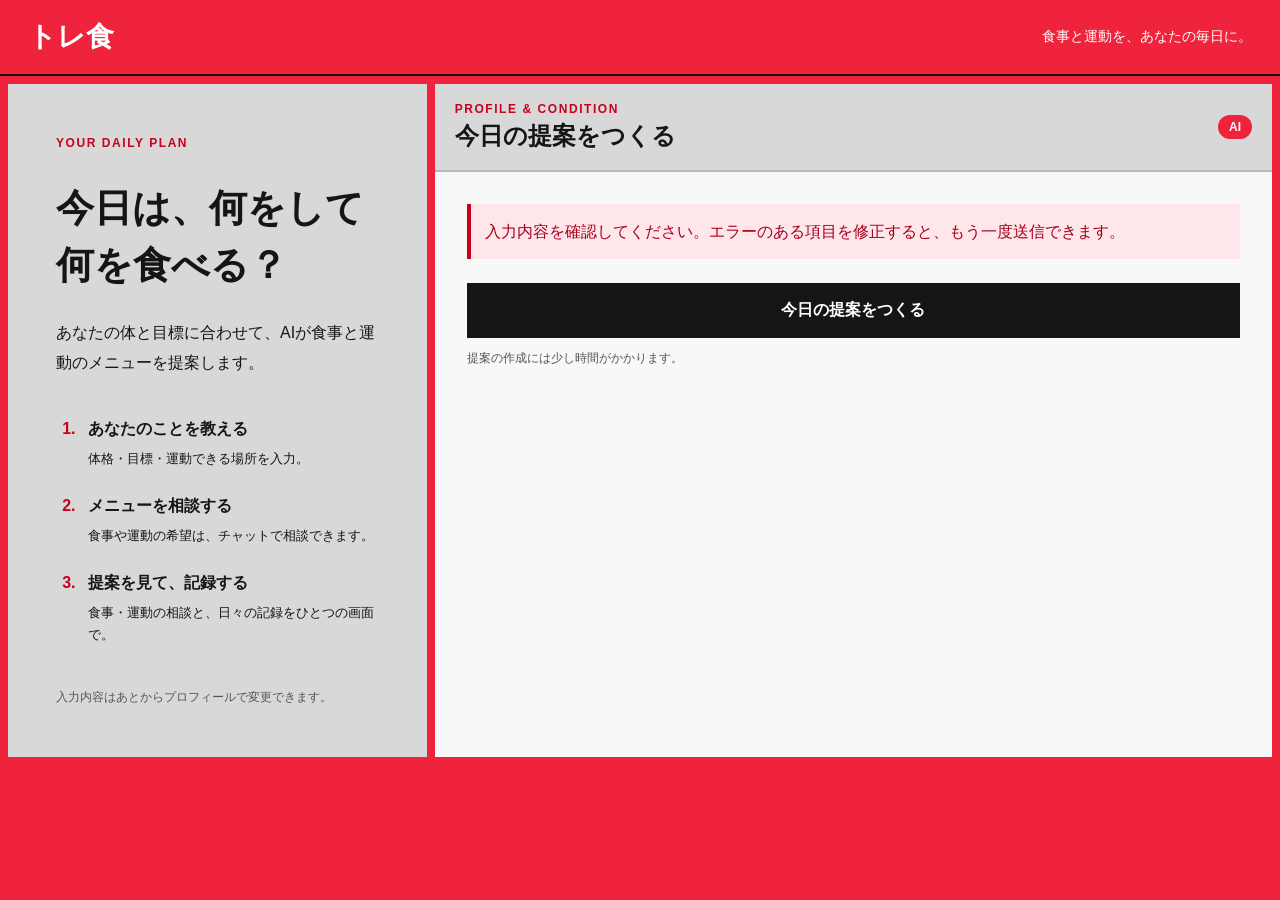
<file: src/main/resources/templates/index.html>
<!DOCTYPE html>
<html lang="ja" xmlns:th="http://www.thymeleaf.org">
<head>
    <meta charset="UTF-8">
    <meta name="viewport" content="width=device-width, initial-scale=1">
    <title>今日の提案をつくる｜トレ食</title>
    <link rel="stylesheet" href="../static/css/record.css" th:href="@{/css/record.css}">
    <link rel="stylesheet" href="../static/css/suggestion.css" th:href="@{/css/suggestion.css}">
    <script src="../static/js/suggestion.js" th:src="@{/js/suggestion.js}" defer></script>
</head>
<body class="suggestion-page">
    <header class="record-header suggestion-header">
        <a class="suggestion-brand" th:href="@{/}" href="/">トレ食</a>
        <span>食事と運動を、あなたの毎日に。</span>
    </header>
    <main class="suggestion-layout">
        <aside class="suggestion-intro record-panel">
            <p class="eyebrow">YOUR DAILY PLAN</p>
            <h1>今日は、何をして<br>何を食べる？</h1>
            <p>あなたの体と目標に合わせて、AIが食事と運動のメニューを提案します。</p>
            <ol class="suggestion-steps">
                <li><strong>あなたのことを教える</strong><span>体格・目標・運動できる場所を入力。</span></li>
                <li><strong>メニューを相談する</strong><span>食事や運動の希望は、チャットで相談できます。</span></li>
                <li><strong>提案を見て、記録する</strong><span>食事・運動の相談と、日々の記録をひとつの画面で。</span></li>
            </ol>
            <p class="suggestion-help">入力内容はあとからプロフィールで変更できます。</p>
        </aside>
        <section class="record-panel suggestion-card" aria-labelledby="suggestion-title">
            <div class="panel-heading">
                <div><p class="eyebrow">PROFILE &amp; CONDITION</p><h2 id="suggestion-title">今日の提案をつくる</h2></div>
                <span class="badge badge--red">AI</span>
            </div>
            <form id="suggest-form" class="suggestion-form" data-suggestion-form
                  th:action="@{/suggest}" th:object="${form}" method="post">
                <p class="suggestion-error-summary" role="alert" th:if="${#fields.hasErrors('*')}">入力内容を確認してください。エラーのある項目を修正すると、もう一度送信できます。</p>
                <div th:replace="~{fragments/suggestion-fields :: fields}"></div>
                <button type="submit" class="suggestion-submit" id="submit-btn">
                    <span data-submit-label>今日の提案をつくる</span><span data-submit-loading hidden>AIが考えています…</span>
                </button>
                <p class="suggestion-help" data-submit-status role="status">提案の作成には少し時間がかかります。</p>
            </form>
        </section>
    </main>
</body>
</html>
</file>
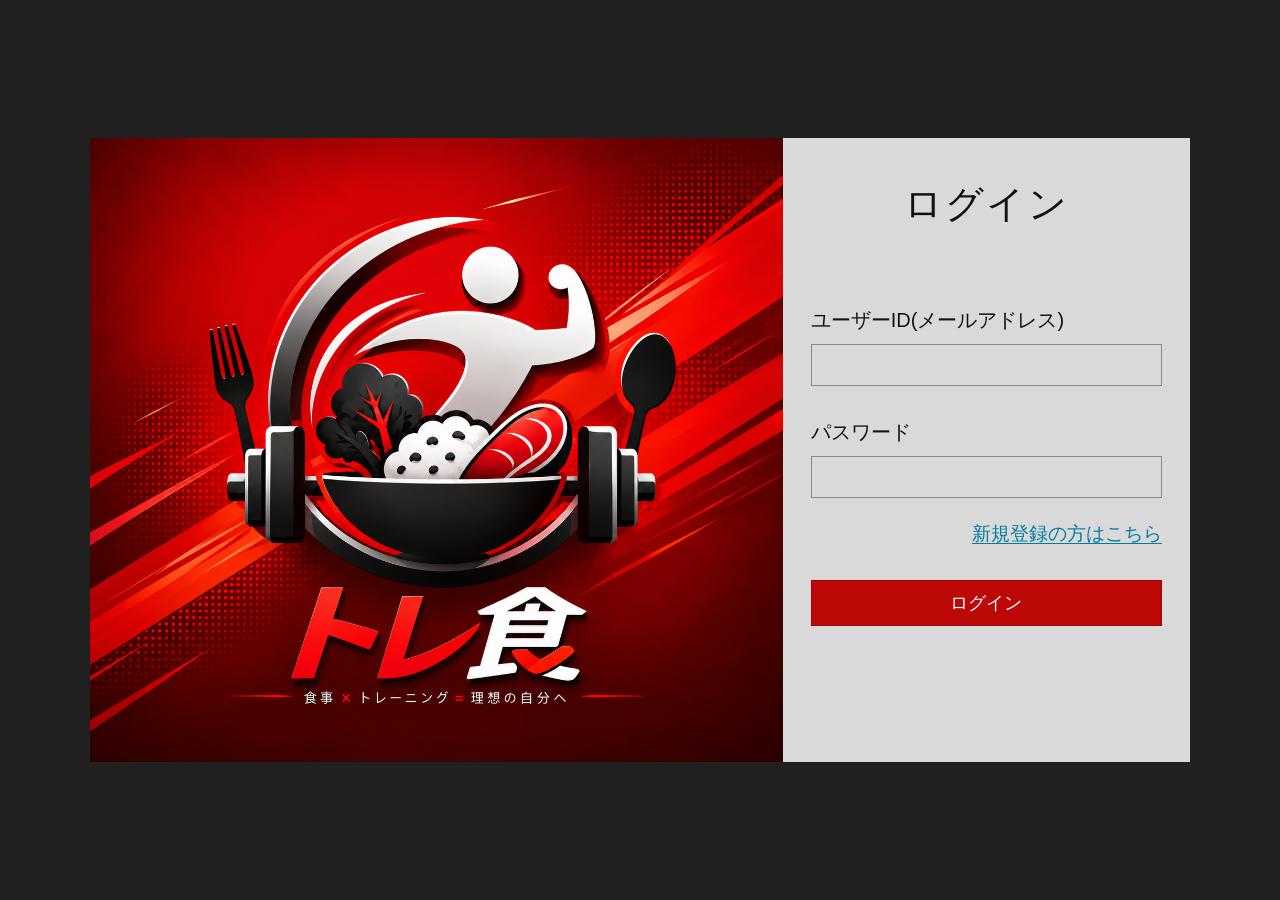
<file: src/main/resources/templates/login.html>
<!DOCTYPE html>
<html lang="ja" xmlns:th="http://www.thymeleaf.org">
<head>
    <meta charset="UTF-8">
    <meta name="viewport" content="width=device-width, initial-scale=1">
    <title>ログイン｜トレ食</title>
    <link rel="stylesheet" href="../static/css/login.css" th:href="@{/css/login.css}">
    <script src="../static/js/login.js" th:src="@{/js/login.js}" defer></script>
</head>
<body>
    <main class="login-layout" aria-labelledby="login-title">
        <div class="login-artwork">
            <img src="../static/images/toresyoku-login.png"
                 th:src="@{/images/toresyoku-login.png}"
                 width="1322" height="1190"
                 alt="トレ食。食事 × トレーニング ＝ 理想の自分へ。">
        </div>
        <section class="login-panel">
            <h1 id="login-title">ログイン</h1>
            <form id="login-form" action="#" method="post">
                <div class="login-field">
                    <label for="login-email">ユーザーID(メールアドレス)</label>
                    <input id="login-email" type="email" autocomplete="username"
                           inputmode="email" autocapitalize="none" spellcheck="false"
                           required aria-describedby="login-status">
                </div>
                <div class="login-field">
                    <label for="login-password">パスワード</label>
                    <input id="login-password" type="password" autocomplete="current-password"
                           required aria-describedby="login-status">
                </div>
                <div class="registration-row">
                    <button class="registration-link" id="register-button" type="button">新規登録の方はこちら</button>
                </div>
                <button class="login-submit" type="submit" disabled>ログイン</button>
                <p class="login-status" id="login-status" role="status" aria-live="polite"></p>
                <noscript><p class="login-status">JavaScriptを有効にしてご利用ください。</p></noscript>
            </form>
        </section>
    </main>
</body>
</html>
</file>
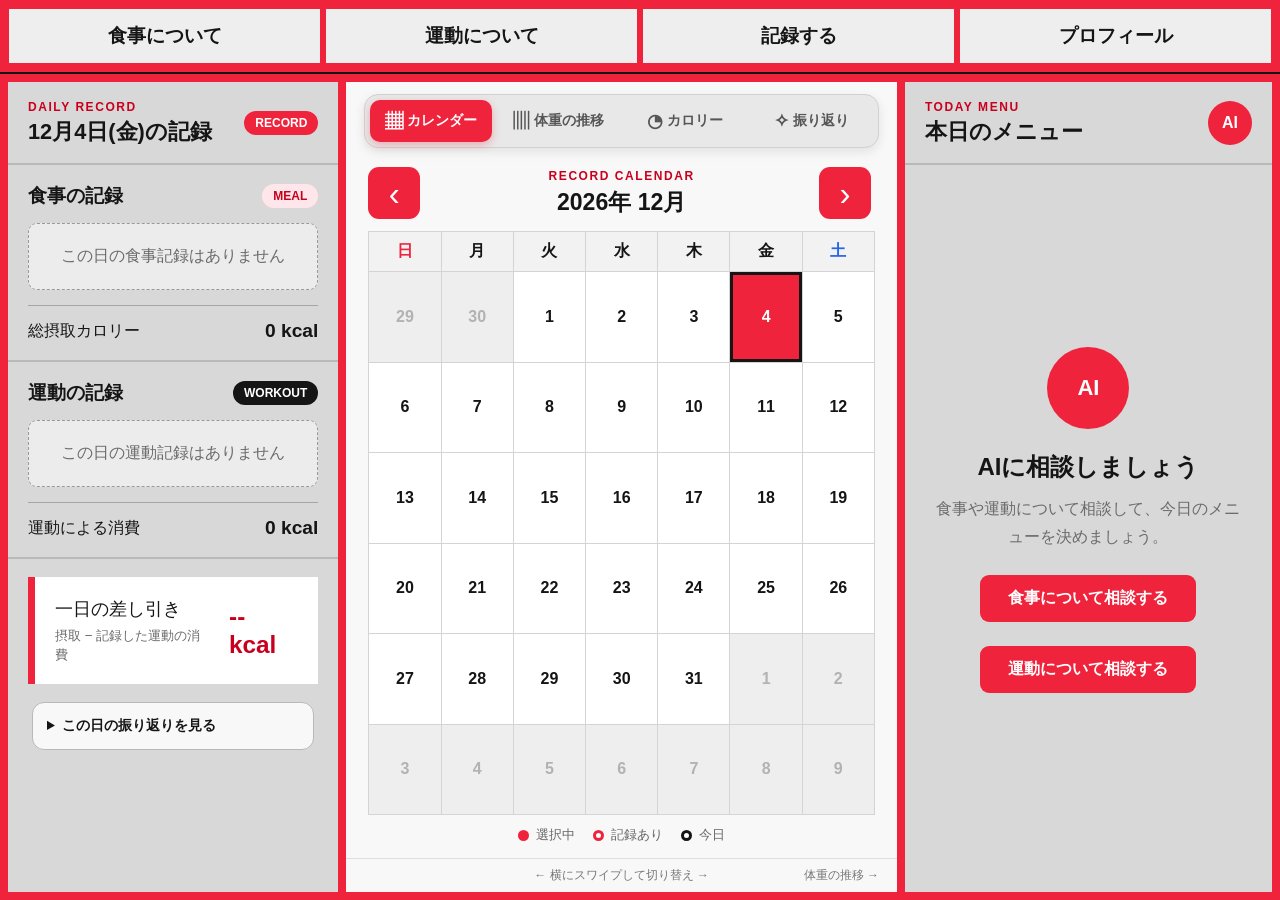
<file: src/main/resources/templates/result.html>
<!DOCTYPE html>
<html lang="ja" xmlns:th="http://www.thymeleaf.org">

<head>
    <meta charset="UTF-8">

    <meta
        name="viewport"
        content="width=device-width, initial-scale=1.0"
    >

    <title>記録一覧｜トレ食</title>

    <link
        rel="stylesheet"
        href="../static/css/record.css"
        th:href="@{/css/record.css}"
    >

    <link rel="stylesheet" href="../static/css/record-entry.css" th:href="@{/css/record-entry.css}">
    <link rel="stylesheet" href="../static/css/profile.css" th:href="@{/css/profile.css}">
    <link rel="stylesheet" href="../static/css/suggestion.css" th:href="@{/css/suggestion.css}">
    <link rel="stylesheet" href="../static/css/feedback.css" th:href="@{/css/feedback.css}">
    <script src="../static/js/suggestion.js" th:src="@{/js/suggestion.js}" defer></script>
    <script src="../static/js/profile.js" th:src="@{/js/profile.js}" defer></script>
    <script src="../static/js/record-entry.js" th:src="@{/js/record-entry.js}" defer></script>
    <script
        src="../static/js/record.js"
        th:src="@{/js/record.js}"
        defer
    ></script>
    <script th:inline="javascript">window.mealChatProfile = /*[[${form}]]*/ {};</script>
    <script src="../static/js/feedback.js" th:src="@{/js/feedback.js}" defer></script>
    <script src="../static/js/meal-chat.js?v=slide-2" th:src="@{/js/meal-chat.js(v='slide-2')}" defer></script>
</head>

<body>

<div class="record-page">

    <!-- ========================================
         ヘッダー
    ========================================= -->
    <header class="record-header">

        <nav
            class="record-header__navigation"
            aria-label="メインメニュー"
        >

            <button
                type="button"
                class="record-header__button" id="meal-navigation" aria-controls="meal-chat" aria-expanded="false"
            >
                食事について
            </button>

            <button
                type="button"
                class="record-header__button" id="workout-navigation" aria-controls="workout-chat" aria-expanded="false"
            >
                運動について
            </button>

            <button
                type="button"
                class="record-header__button" id="record-navigation" aria-controls="record-entry" aria-expanded="false"
            >
                記録する
            </button>

            <button
                type="button"
                class="record-header__button" id="profile-navigation" aria-controls="profile-panel" aria-expanded="false"
            >
                プロフィール
            </button>

        </nav>

    </header>


    <main class="record-dashboard">
        <section class="record-entry" id="record-entry" aria-labelledby="record-entry-title"
                 data-endpoint="/api/calorie-estimate" th:attr="data-endpoint=@{/api/calorie-estimate}" hidden>
            <form id="record-entry-form">
                <h1 id="record-entry-title" tabindex="-1">今日の記録</h1>
                <section class="record-entry__section" aria-labelledby="entry-meal-title">
                    <h2 id="entry-meal-title">食事の記録</h2>
                    <p class="record-entry__hint">栄養素は任意入力です。食べた量に含まれるグラム数を入力してください。塩分は食塩相当量を入力します。</p>
                    <div id="entry-meal-list" class="record-entry__list"></div>
                    <p id="entry-meal-empty" class="record-entry__empty">「追加」から食べたものと量を入力してください。</p>
                    <div class="record-entry__section-footer">
                        <p>総カロリー：<output id="entry-meal-total">+0 kcal</output></p>
                        <div class="record-entry__actions">
                            <button type="button" class="record-entry__action record-entry__estimate" id="entry-estimate-meal" aria-describedby="entry-estimate-hint">AIでカロリーを調べる<span class="visually-hidden">（食事）</span></button>
                            <button type="button" class="record-entry__action" id="entry-add-meal">追加<span class="visually-hidden">（食事）</span></button>
                        </div>
                        <div id="entry-nutrient-totals" class="record-entry__nutrient-totals" hidden>
                            <p>栄養素の合計（入力済み分）</p>
                            <dl></dl>
                        </div>
                        <p id="entry-estimate-meal-status" class="record-entry__status record-entry__estimate-status" role="status"></p>
                    </div>
                </section>
                <section class="record-entry__section" aria-labelledby="entry-workout-title">
                    <h2 id="entry-workout-title">運動の記録</h2>
                    <div id="entry-workout-list" class="record-entry__list"></div>
                    <p id="entry-workout-empty" class="record-entry__empty">「追加」から運動の内容と時間・回数を入力してください。</p>
                    <div class="record-entry__section-footer">
                        <p>総カロリー：<output id="entry-workout-total">−0 kcal</output></p>
                        <div class="record-entry__actions">
                            <button type="button" class="record-entry__action record-entry__estimate" id="entry-estimate-workout" aria-describedby="entry-estimate-hint">AIでカロリーを調べる<span class="visually-hidden">（運動）</span></button>
                            <button type="button" class="record-entry__action" id="entry-add-workout">追加<span class="visually-hidden">（運動）</span></button>
                        </div>
                        <p id="entry-estimate-workout-status" class="record-entry__status record-entry__estimate-status" role="status"></p>
                    </div>
                </section>
                <section class="record-entry__balance visually-hidden" aria-labelledby="entry-balance-title">
                    <h2 id="entry-balance-title">一日の総カロリー</h2>
                    <output id="entry-balance" aria-live="polite">0 kcal − 0 kcal = 0 kcal</output>
                    <p class="record-entry__hint">食事の摂取カロリー − 記録した運動の消費カロリー</p>
                </section>
                <div class="record-entry__footer">
                    <div class="record-entry__weight">
                        <label for="entry-weight-whole">体重：</label>
                        <input id="entry-weight-whole" type="number" min="1" max="499" step="1" inputmode="numeric" aria-label="体重の整数部分">
                        <span aria-hidden="true">.</span>
                        <select id="entry-weight-decimal" aria-label="体重の小数部分">
                            <option value="0">0</option><option value="1">1</option>
                            <option value="2">2</option><option value="3">3</option>
                            <option value="4">4</option><option value="5">5</option>
                            <option value="6">6</option><option value="7">7</option>
                            <option value="8">8</option><option value="9">9</option>
                        </select>
                        <span>kg</span>
                    </div>
                    <button type="submit" id="entry-save" class="record-entry__action">記録</button>
                </div>
                <p class="record-entry__hint" id="entry-estimate-hint">AIはカロリーが未入力の項目を推定します。食事の量・運動の時間や回数を入力してください。推定値は目安で、後から変更できます。</p>
                <p class="record-entry__hint">記録はこのブラウザーに保存されます。</p>
                <p id="record-entry-status" class="record-entry__status" role="status"></p>
            </form>
        </section>

        <section class="meal-chat" id="meal-chat" aria-labelledby="meal-chat-title"
                 th:attr="data-endpoint=@{/api/meal-chat}" data-endpoint="/api/meal-chat" hidden>
            <div class="meal-chat__heading">
                <div><p class="eyebrow">MEAL ASSISTANT</p><h1 id="meal-chat-title">食事について相談する</h1></div>
                <span class="badge badge--meal">MEAL</span>
            </div>
            <div class="meal-chat__messages" id="meal-chat-messages" role="log" aria-label="AIとの会話" aria-live="polite">
                <article class="meal-chat__message">
                    <span class="meal-chat__avatar" aria-hidden="true">AI</span>
                    <p class="meal-chat__bubble">今日の食事を一緒に考えましょう。食べたいものや使いたい食材、予算などを教えてください。下のボタンから、今日のおすすめメニューも作れます。</p>
                </article>
            </div>
            <form id="meal-chat-form" class="meal-chat__composer">
                <button type="button" id="meal-chat-recommend" class="meal-chat__recommend">今日のおすすめ食事メニューを決めてもらう ↗</button>
                <p id="meal-chat-status" class="meal-chat__status" role="status"></p>
                <label for="meal-chat-input">相談したい内容</label>
                <div class="meal-chat__input-row">
                    <textarea id="meal-chat-input" rows="2" maxlength="1000" placeholder="相談したい内容を入力してください" aria-describedby="meal-chat-hint"></textarea>
                    <button type="submit" id="meal-chat-send" aria-label="メッセージを送信">↑</button>
                </div>
                <p id="meal-chat-hint" class="meal-chat__hint">Enterで送信 / Shift + Enterで改行</p>
            </form>
        </section>

        <section class="meal-chat" id="workout-chat" aria-labelledby="workout-chat-title"
                 th:attr="data-endpoint=@{/api/workout-chat}" data-endpoint="/api/workout-chat" hidden>
            <div class="meal-chat__heading">
                <div><p class="eyebrow">WORKOUT ASSISTANT</p><h1 id="workout-chat-title">運動について相談する</h1></div>
                <span class="badge badge--black">WORKOUT</span>
            </div>
            <div class="meal-chat__messages" id="workout-chat-messages" role="log" aria-label="AIとの会話" aria-live="polite">
                <article class="meal-chat__message">
                    <span class="meal-chat__avatar" aria-hidden="true">AI</span>
                    <p class="meal-chat__bubble">今日の運動を一緒に考えましょう。使える時間や器具、鍛えたい部位、今日の体調などを教えてください。下のボタンから、今日のおすすめメニューも作れます。</p>
                </article>
            </div>
            <form id="workout-chat-form" class="meal-chat__composer">
                <button type="button" id="workout-chat-recommend" class="meal-chat__recommend">今日のおすすめ運動メニューを決めてもらう ↗</button>
                <p id="workout-chat-status" class="meal-chat__status" role="status"></p>
                <label for="workout-chat-input">相談したい内容</label>
                <div class="meal-chat__input-row">
                    <textarea id="workout-chat-input" rows="2" maxlength="1000" placeholder="相談したい内容を入力してください" aria-describedby="workout-chat-hint"></textarea>
                    <button type="submit" id="workout-chat-send" aria-label="メッセージを送信">↑</button>
                </div>
                <p id="workout-chat-hint" class="meal-chat__hint">Enterで送信 / Shift + Enterで改行</p>
            </form>
        </section>

        <!-- ========================================
             左側
        ========================================= -->
        <aside class="record-panel record-panel--left">

            <!-- カレンダー用 -->
            <div
                class="left-content left-content--active"
                data-left-view="calendar"
            >

                <div class="panel-heading">

                    <div>
                        <p class="eyebrow">DAILY RECORD</p>

                        <h1 id="selected-date-title">
                            今日の記録
                        </h1>
                    </div>

                    <span class="badge badge--red">
                        RECORD
                    </span>

                </div>


                <section class="record-section">

                    <div class="section-heading">

                        <h2>食事の記録</h2>

                        <span class="badge badge--meal">
                            MEAL
                        </span>

                    </div>

                    <div
                        id="meal-record-list"
                        class="record-list"
                    ></div>

                    <div class="summary-row">

                        <span>総摂取カロリー</span>

                        <strong id="total-intake-calories">
                            0 kcal
                        </strong>

                    </div>

                </section>


                <section class="record-section">

                    <div class="section-heading">

                        <h2>運動の記録</h2>

                        <span class="badge badge--black">
                            WORKOUT
                        </span>

                    </div>

                    <div
                        id="workout-record-list"
                        class="record-list"
                    ></div>

                    <div class="summary-row">

                        <span>運動による消費</span>

                        <strong id="total-workout-calories">
                            0 kcal
                        </strong>

                    </div>

                </section>


                <section class="balance-card">

                    <div>
                        <span>一日の差し引き</span>

                        <small>
                            摂取 − 記録した運動の消費
                        </small>
                    </div>

                    <strong id="daily-calorie-balance">
                        0 kcal
                    </strong>

                </section>

                <details class="daily-feedback" id="daily-feedback">
                    <summary>この日の振り返りを見る</summary>
                    <div id="daily-feedback-content" class="feedback-copy"></div>
                </details>

            </div>


            <!-- 体重用 -->
            <div
                class="left-content"
                data-left-view="weight"
            >

                <div class="panel-heading">

                    <div>
                        <p class="eyebrow">WEIGHT SUMMARY</p>
                        <h1>体重の推移</h1>
                    </div>

                    <span class="badge badge--weight">
                        WEIGHT
                    </span>

                </div>


                <section class="metric-grid">

                    <article class="metric-card">
                        <span>現在の体重</span>

                        <strong id="current-weight">
                            -- kg
                        </strong>
                    </article>


                    <article class="metric-card">
                        <span>前回の記録との差</span>

                        <strong id="previous-weight-difference">
                            -- kg
                        </strong>
                    </article>


                    <article class="metric-card">
                        <span>直近7件の平均</span>

                        <strong id="weekly-weight-average">
                            -- kg
                        </strong>
                    </article>


                    <article class="metric-card">
                        <span>最新記録の月平均</span>

                        <strong id="monthly-weight-average">
                            -- kg
                        </strong>
                    </article>


                    <article class="metric-card metric-card--wide">
                        <span>記録開始からの変化</span>

                        <strong id="total-weight-change">
                            -- kg
                        </strong>
                    </article>

                </section>


                <section class="history-section">

                    <div class="section-heading">
                        <h2>体重履歴</h2>
                    </div>

                    <div class="table-scroll">

                        <table class="history-table">

                            <thead>
                            <tr>
                                <th>日付</th>
                                <th>体重</th>
                                <th>前回比</th>
                            </tr>
                            </thead>

                            <tbody id="weight-history-body"></tbody>

                        </table>

                    </div>

                </section>

            </div>


            <!-- カロリー用 -->
            <div
                class="left-content"
                data-left-view="calories"
            >

                <div class="panel-heading">

                    <div>
                        <p class="eyebrow">CALORIE SUMMARY</p>
                        <h1>カロリーの推移</h1>
                    </div>

                    <span class="badge badge--calorie">
                        CALORIE
                    </span>

                </div>


                <p
                    id="selected-calorie-date"
                    class="selected-data-date"
                >
                    今日のカロリー
                </p>


                <section class="metric-grid">

                    <article class="metric-card">
                        <span>摂取カロリー</span>

                        <strong
                            id="selected-intake-calories"
                            class="meal-text"
                        >
                            -- kcal
                        </strong>
                    </article>


                    <article class="metric-card">
                        <span>運動による消費</span>

                        <strong
                            id="selected-burned-calories"
                            class="workout-text"
                        >
                            -- kcal
                        </strong>
                    </article>


                    <article class="metric-card">
                        <span>直近7件の平均摂取</span>

                        <strong id="average-intake-calories">
                            -- kcal
                        </strong>
                    </article>


                    <article class="metric-card">
                        <span>直近7件の平均運動消費</span>

                        <strong id="average-burned-calories">
                            -- kcal
                        </strong>
                    </article>


                    <article class="metric-card metric-card--wide">
                        <span>直近7件の差し引き合計</span>

                        <strong id="weekly-calorie-balance">
                            -- kcal
                        </strong>
                    </article>

                </section>


                <section class="history-section">

                    <div class="section-heading">
                        <h2>カロリー履歴</h2>
                    </div>

                    <div class="table-scroll">

                        <table class="history-table history-table--calorie">

                            <thead>
                            <tr>
                                <th>日付</th>
                                <th>摂取</th>
                                <th>消費</th>
                                <th>差</th>
                            </tr>
                            </thead>

                            <tbody id="calorie-history-body"></tbody>

                        </table>

                    </div>

                </section>

            </div>

            <div class="left-content" data-left-view="feedback">
                <div class="panel-heading">
                    <div><p class="eyebrow">RECORD REVIEW</p><h1>記録を振り返る</h1></div>
                    <span class="badge badge--red">REVIEW</span>
                </div>
                <div class="feedback-intro">
                    <p>食事と運動の積み重ねを、<br>少し立ち止まって見てみよう。</p>
                    <p class="feedback-muted">週・月・年・すべての期間で記録を振り返れます。週は月曜〜日曜、月と年は暦に合わせて集計します。</p>
                    <div class="feedback-intro__note">
                        <strong>次の一歩は、ひとつで十分。</strong>
                        <p>できたこと、記録の傾向、次に試すことを短くまとめます。</p>
                    </div>
                    <p class="feedback-muted">未入力の食事や栄養素は、不足やゼロとして評価しません。</p>
                </div>
            </div>
        </aside>


        <!-- ========================================
             中央
        ========================================= -->
        <section class="record-panel record-panel--center">

            <!-- 表示切り替え -->
            <div
                class="record-view-tabs"
                role="tablist"
                aria-label="表示内容を選択"
            >

                <button
                    type="button"
                    class="record-view-tabs__button record-view-tabs__button--active"
                    data-view="calendar"
                    aria-selected="true"
                >
                    <span class="record-view-tabs__icon">▦</span>
                    <span>カレンダー</span>
                </button>


                <button
                    type="button"
                    class="record-view-tabs__button"
                    data-view="weight"
                    aria-selected="false"
                >
                    <span class="record-view-tabs__icon">▥</span>
                    <span>体重の推移</span>
                </button>


                <button
                    type="button"
                    class="record-view-tabs__button"
                    data-view="calories"
                    aria-selected="false"
                >
                    <span class="record-view-tabs__icon">◔</span>
                    <span>カロリー</span>
                </button>

                <button type="button" class="record-view-tabs__button" data-view="feedback" aria-selected="false">
                    <span class="record-view-tabs__icon" aria-hidden="true">✧</span>
                    <span>振り返り</span>
                </button>

            </div>


            <div
                id="view-viewport"
                class="record-view-viewport"
                tabindex="0"
            >

                <div
                    id="view-track"
                    class="record-view-track"
                >

                    <!-- カレンダー -->
                    <section
                        class="center-content calendar-content"
                        data-center-view="calendar"
                        aria-hidden="false"
                    >

                        <div class="calendar-toolbar">

                            <button
                                id="previous-month"
                                type="button"
                                class="calendar-arrow"
                                aria-label="前の月"
                            >
                                ‹
                            </button>


                            <div class="calendar-title">

                                <p class="eyebrow">
                                    RECORD CALENDAR
                                </p>

                                <h2 id="calendar-title">
                                    カレンダー
                                </h2>

                            </div>


                            <button
                                id="next-month"
                                type="button"
                                class="calendar-arrow"
                                aria-label="次の月"
                            >
                                ›
                            </button>

                        </div>


                        <div class="calendar-weekdays">

                            <span class="weekday-sunday">日</span>
                            <span>月</span>
                            <span>火</span>
                            <span>水</span>
                            <span>木</span>
                            <span>金</span>
                            <span class="weekday-saturday">土</span>

                        </div>


                        <div
                            id="calendar-grid"
                            class="calendar-grid"
                        ></div>


                        <div class="calendar-legend">

                            <span>
                                <i class="legend-dot legend-dot--selected"></i>
                                選択中
                            </span>

                            <span>
                                <i class="legend-dot legend-dot--record"></i>
                                記録あり
                            </span>

                            <span>
                                <i class="legend-dot legend-dot--today"></i>
                                今日
                            </span>

                        </div>

                        <aside class="feedback-notice" id="feedback-notice" aria-label="先週の振り返り" hidden>
                            <div><strong>先週の記録を振り返りませんか</strong><p id="feedback-notice-summary"></p></div>
                            <div class="feedback-actions">
                                <button type="button" class="feedback-button feedback-button--primary" id="feedback-notice-open">振り返りを見る</button>
                                <button type="button" class="feedback-button" id="feedback-notice-dismiss">閉じる</button>
                            </div>
                        </aside>

                    </section>


                    <!-- 体重グラフ -->
                    <section
                        class="center-content graph-content"
                        data-center-view="weight"
                        aria-hidden="true"
                    >

                        <div class="graph-heading">

                            <div>
                                <p class="eyebrow">WEIGHT HISTORY</p>
                                <h2>体重の推移</h2>
                                <p id="weight-period"></p>
                            </div>

                            <span class="badge badge--weight">
                                kg
                            </span>

                        </div>


                        <div class="weight-chart">

                            <div class="weight-chart__grid"></div>

                            <div
                                id="weight-bars"
                                class="weight-bars"
                            ></div>

                        </div>


                        <div
                            id="weight-point-detail"
                            class="graph-message"
                        >
                            棒グラフを押すと体重を確認できます
                        </div>

                    </section>


                    <!-- カロリー円グラフ -->
                    <section
                        class="center-content graph-content"
                        data-center-view="calories"
                        aria-hidden="true"
                    >

                        <div class="graph-heading">

                            <div>
                                <p class="eyebrow">CALORIE BALANCE</p>
                                <h2>摂取と消費のバランス</h2>
                                <p id="calorie-chart-date"></p>
                            </div>

                            <span class="badge badge--calorie">
                                kcal
                            </span>

                        </div>


                        <div class="calorie-chart">

                            <div class="donut-container">

                                <div
                                    id="calorie-donut"
                                    class="calorie-donut"
                                >

                                    <div class="calorie-donut__center">

                                        <span>差し引き</span>

                                        <strong id="donut-balance">
                                            -- kcal
                                        </strong>

                                    </div>

                                </div>

                            </div>


                            <div class="calorie-chart__legend">

                                <article class="calorie-legend-card">

                                    <span class="calorie-mark calorie-mark--intake"></span>

                                    <div>
                                        <small>摂取カロリー</small>

                                        <strong id="donut-intake">
                                            -- kcal
                                        </strong>

                                        <p id="donut-intake-percentage">
                                            --%
                                        </p>
                                    </div>

                                </article>


                                <article class="calorie-legend-card">

                                    <span class="calorie-mark calorie-mark--burned"></span>

                                    <div>
                                        <small>記録した運動の消費</small>

                                        <strong id="donut-burned">
                                            -- kcal
                                        </strong>

                                        <p id="donut-burned-percentage">
                                            --%
                                        </p>
                                    </div>

                                </article>

                            </div>

                        </div>


                        <div
                            id="calorie-message"
                            class="graph-message"
                        >
                            摂取と消費を比較します
                        </div>

                    </section>

                    <section class="center-content feedback-content" data-center-view="feedback" aria-hidden="true" inert>
                        <div class="feedback-heading">
                            <div><p class="eyebrow">YOUR RECORDS</p><h2 id="feedback-title" tabindex="-1">一週間の振り返り</h2></div>
                            <span class="feedback-label" id="feedback-period-label">先週</span>
                        </div>
                        <fieldset class="feedback-granularity" id="feedback-granularity">
                            <legend class="visually-hidden">振り返りの集計単位</legend>
                            <label><input type="radio" name="feedback-period-kind" value="week" checked><span>週</span></label>
                            <label><input type="radio" name="feedback-period-kind" value="month"><span>月</span></label>
                            <label><input type="radio" name="feedback-period-kind" value="year"><span>年</span></label>
                            <label><input type="radio" name="feedback-period-kind" value="all"><span>すべて</span></label>
                        </fieldset>
                        <div class="feedback-period">
                            <button type="button" class="feedback-button" id="feedback-previous" aria-label="前の週">‹</button>
                            <p id="feedback-period" aria-live="polite"></p>
                            <button type="button" class="feedback-button" id="feedback-next" aria-label="次の週">›</button>
                        </div>
                        <div class="feedback-preview">
                            <p id="feedback-source">記録から作成した振り返り</p>
                            <button type="button" class="feedback-button" id="feedback-sample" aria-pressed="false">サンプルで試す</button>
                        </div>
                        <p class="feedback-sample-note" id="feedback-sample-note" hidden>サンプルを表示しています。実際の記録には保存されません。</p>
                        <div id="feedback-report" aria-live="polite"></div>
                    </section>
                </div>

            </div>


            <div class="record-swipe-guide">

                <span id="previous-view-label"></span>

                <span class="record-swipe-guide__main">
                    ← 横にスワイプして切り替え →
                </span>

                <span id="next-view-label">
                    体重の推移 →
                </span>

            </div>

        </section>


        <!-- ========================================
             右側
        ========================================= -->
        <aside class="record-panel record-panel--right"
               th:with="meal=${suggestion?.meal}, training=${suggestion?.training?.?[#this != null and !#strings.isEmpty(#strings.trim(name))]}, hasMenu=${!#strings.isEmpty(#strings.trim(meal?.breakfast)) or !#strings.isEmpty(#strings.trim(meal?.lunch)) or !#strings.isEmpty(#strings.trim(meal?.dinner)) or !#lists.isEmpty(training)}">

            <div class="panel-heading">

                <div>
                    <p class="eyebrow">TODAY MENU</p>
                    <h1>本日のメニュー</h1>
                </div>

                <span class="ai-icon">AI</span>

            </div>


            <div class="suggestion-notices" id="menu-notices" data-menu-dependent hidden th:hidden="${!hasMenu}"
                 th:if="${!#strings.isEmpty(#strings.trim(notice)) or !#strings.isEmpty(#strings.trim(storageNotice))}">
                <p class="notice" role="status" th:if="${!#strings.isEmpty(#strings.trim(notice))}" th:text="${notice}"></p>
                <p class="notice" role="status" th:if="${!#strings.isEmpty(#strings.trim(storageNotice))}" th:text="${storageNotice}"></p>
            </div>
            <section class="suggestion-context" id="menu-context" data-menu-dependent hidden th:hidden="${!hasMenu}" th:if="${form != null}">
                <details>
                    <summary>この提案の条件・BMI</summary>
                    <dl>
                        <dt>年齢・性別</dt><dd th:text="${form.age} + '歳 / ' + ${form.gender}"></dd>
                        <dt>身長・体重</dt><dd th:text="${form.heightCm} + 'cm / ' + ${form.weightKg} + 'kg'"></dd>
                        <dt>BMI</dt><dd id="suggestion-bmi" th:text="${#numbers.formatDecimal(form.bmi(), 1, 1)}"></dd>
                        <dt>目標</dt><dd th:text="${form.goal}"></dd>
                        <dt>運動環境</dt><dd th:text="${form.environment}"></dd>
                        <dt>アレルギー等</dt><dd th:text="${#strings.isEmpty(form.allergy) ? '特になし' : form.allergy}"></dd>
                    </dl>
                </details>
                <button type="button" class="suggestion-edit" data-open-profile aria-controls="profile-panel">条件を変えてもう一度</button>
            </section>

            <div class="recommendation-content recommendation-content--visible">
                <section class="recommendation-section" id="meal-menu" hidden
                         th:hidden="${#strings.isEmpty(#strings.trim(meal?.breakfast)) and #strings.isEmpty(#strings.trim(meal?.lunch)) and #strings.isEmpty(#strings.trim(meal?.dinner))}">
                    <div class="section-heading">
                        <h2>食事のメニュー</h2>
                        <span class="badge badge--meal">MEAL</span>
                    </div>
                    <article class="menu-card" hidden th:hidden="${#strings.isEmpty(#strings.trim(meal?.breakfast))}">
                        <span class="menu-card__label">朝食</span>
                        <p data-meal="breakfast" th:text="${meal?.breakfast}"></p>
                    </article>
                    <article class="menu-card" hidden th:hidden="${#strings.isEmpty(#strings.trim(meal?.lunch))}">
                        <span class="menu-card__label">昼食</span>
                        <p data-meal="lunch" th:text="${meal?.lunch}"></p>
                    </article>
                    <article class="menu-card" hidden th:hidden="${#strings.isEmpty(#strings.trim(meal?.dinner))}">
                        <span class="menu-card__label">夕食</span>
                        <p data-meal="dinner" th:text="${meal?.dinner}"></p>
                    </article>
                </section>
                <section class="recommendation-section" id="workout-menu" hidden th:hidden="${#lists.isEmpty(training)}">
                    <div class="section-heading">
                        <h2>運動のメニュー</h2>
                        <span class="badge badge--black">WORKOUT</span>
                    </div>
                    <div id="recommended-training">
                        <article class="training-card" hidden th:hidden="${false}" th:each="exercise : ${training}">
                            <div class="training-card__top">
                                <strong th:text="${exercise.name}"></strong>
                                <span th:text="${exercise.sets}" th:if="${!#strings.isEmpty(#strings.trim(exercise.sets))}"></span>
                            </div>
                            <p th:text="${exercise.note}" th:if="${!#strings.isEmpty(#strings.trim(exercise.note))}"></p>
                        </article>
                    </div>
                </section>
                <section class="ai-comment" data-menu-dependent hidden th:hidden="${!hasMenu}"
                         th:if="${!#strings.isEmpty(#strings.trim(suggestion?.comment))}">
                    <span>AI</span>
                    <p th:text="${suggestion.comment}"></p>
                </section>
            </div>
            <section class="recommendation-empty" id="menu-empty" th:hidden="${hasMenu}">
                <span class="recommendation-empty__icon" aria-hidden="true">AI</span>
                <h2>AIに相談しましょう</h2>
                <p>食事や運動について相談して、今日のメニューを決めましょう。</p>
                <button type="button" data-open-chat="meal" aria-controls="meal-chat">食事について相談する</button>
                <button type="button" data-open-chat="workout" aria-controls="workout-chat">運動について相談する</button>
            </section>
        </aside>

        <aside class="record-panel profile-panel" id="profile-panel" aria-labelledby="profile-title" hidden>
            <form id="profile-form" th:object="${form}">
                <section class="profile-section">
                    <h1 id="profile-title" tabindex="-1">プロフィール・提案条件</h1>
                    <div th:replace="~{fragments/suggestion-fields :: fields}"></div>
                    <div class="profile-field">
                        <label for="profile-target-weight">目標体重：</label>
                        <input id="profile-target-weight" name="targetWeightKg" type="number" min="1" max="499.9" step="0.1" inputmode="decimal" placeholder="未設定">
                        <span>kg</span>
                    </div>
                </section>
                <section class="profile-section" aria-labelledby="profile-theme-title">
                    <h2 id="profile-theme-title">テーマカラーの変更</h2>
                    <div id="profile-palette" class="profile-palette" role="radiogroup" aria-label="背景のテーマカラー"></div>
                    <div class="profile-color-field">
                        <label for="profile-color">好きな色を選ぶ</label>
                        <input id="profile-color" type="color" value="#ef233c">
                        <output id="profile-color-value" for="profile-color">#EF233C</output>
                    </div>
                    <button type="button" id="profile-theme-reset" class="profile-reset">標準の色に戻す</button>
                </section>
                <p class="profile-hint">テーマカラーは選ぶと背景に反映されます。目標体重とテーマカラーはこのブラウザーに保存されます。</p>
                <p id="profile-status" class="profile-status" role="status"></p>
            </form>
        </aside>
    </main>

</div>

</body>
</html>
</file>
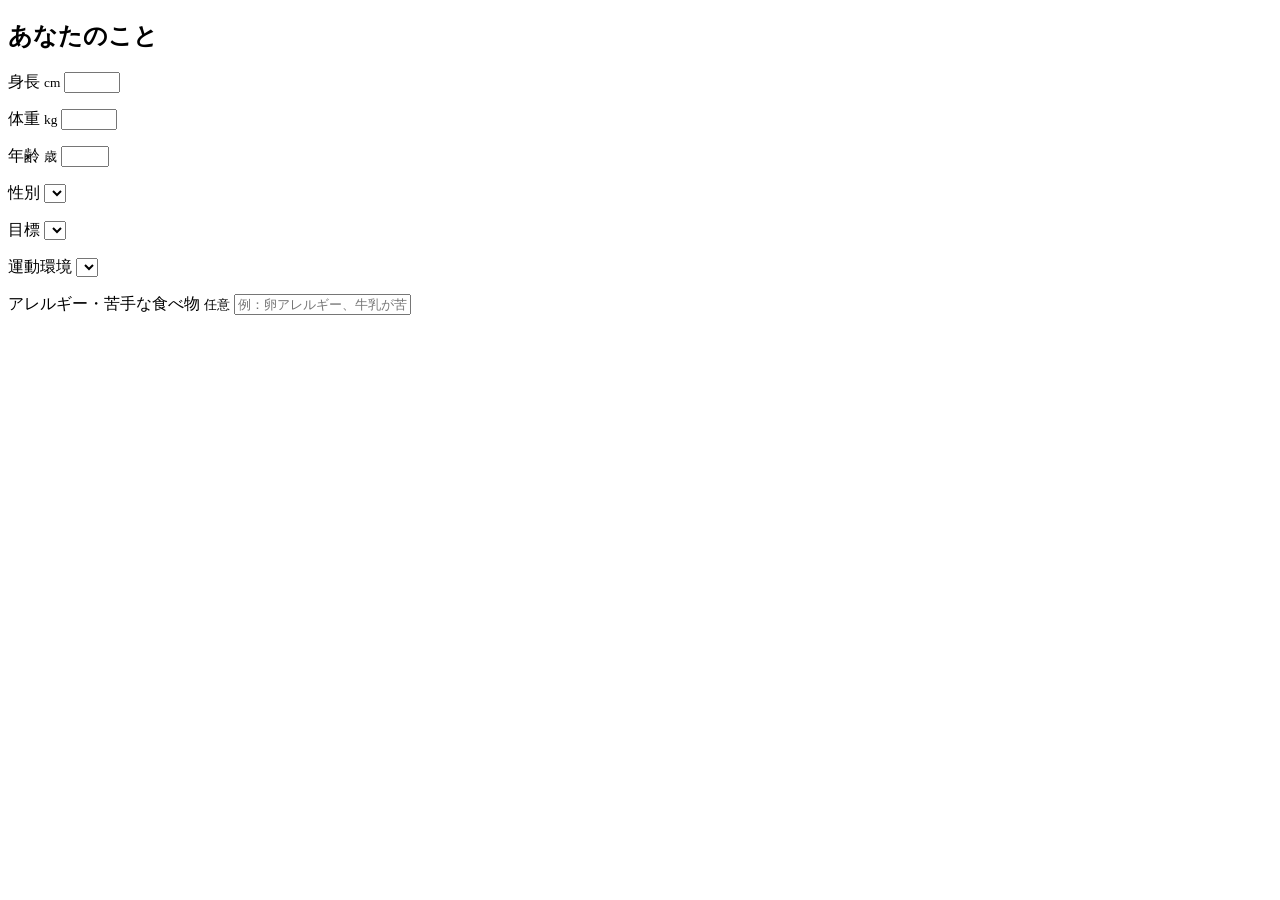
<file: src/main/resources/templates/fragments/suggestion-fields.html>
<!DOCTYPE html>
<html lang="ja" xmlns:th="http://www.thymeleaf.org">
<body>
<div th:fragment="fields" th:object="${form}" class="suggestion-fields">
    <h2 class="suggestion-section-title">あなたのこと</h2>
    <div class="suggestion-grid">
        <div class="suggestion-field">
            <label for="heightCm">身長 <small>cm</small></label>
            <input type="number" th:field="*{heightCm}" min="100" max="250" step="1" inputmode="numeric" required
                   aria-describedby="height-error" th:attr="aria-invalid=${#fields.hasErrors('heightCm')}">
            <p class="suggestion-error" id="height-error" th:errors="*{heightCm}"></p>
        </div>
        <div class="suggestion-field">
            <label for="weightKg">体重 <small>kg</small></label>
            <input type="number" th:field="*{weightKg}" min="30" max="200" step="1" inputmode="numeric" required
                   aria-describedby="weight-error" th:attr="aria-invalid=${#fields.hasErrors('weightKg')}">
            <p class="suggestion-error" id="weight-error" th:errors="*{weightKg}"></p>
        </div>
        <div class="suggestion-field">
            <label for="age">年齢 <small>歳</small></label>
            <input type="number" th:field="*{age}" min="15" max="90" step="1" inputmode="numeric" required
                   aria-describedby="age-error" th:attr="aria-invalid=${#fields.hasErrors('age')}">
            <p class="suggestion-error" id="age-error" th:errors="*{age}"></p>
        </div>
        <div class="suggestion-field">
            <label for="gender">性別</label>
            <select th:field="*{gender}" required aria-describedby="gender-error" th:attr="aria-invalid=${#fields.hasErrors('gender')}">
                <option th:each="gender : ${genders}" th:value="${gender}" th:text="${gender}"></option>
            </select>
            <p class="suggestion-error" id="gender-error" th:errors="*{gender}"></p>
        </div>
        <div class="suggestion-field">
            <label for="goal">目標</label>
            <select th:field="*{goal}" required aria-describedby="goal-error" th:attr="aria-invalid=${#fields.hasErrors('goal')}">
                <option th:each="goal : ${goals}" th:value="${goal}" th:text="${goal}"></option>
            </select>
            <p class="suggestion-error" id="goal-error" th:errors="*{goal}"></p>
        </div>
        <div class="suggestion-field">
            <label for="environment">運動環境</label>
            <select th:field="*{environment}" required aria-describedby="environment-error" th:attr="aria-invalid=${#fields.hasErrors('environment')}">
                <option th:each="environment : ${environments}" th:value="${environment}" th:text="${environment}"></option>
            </select>
            <p class="suggestion-error" id="environment-error" th:errors="*{environment}"></p>
        </div>
    </div>
    <div class="suggestion-field">
        <label for="allergy">アレルギー・苦手な食べ物 <small>任意</small></label>
        <input type="text" th:field="*{allergy}" maxlength="200" placeholder="例：卵アレルギー、牛乳が苦手"
               aria-describedby="allergy-error" th:attr="aria-invalid=${#fields.hasErrors('allergy')}">
        <p class="suggestion-error" id="allergy-error" th:errors="*{allergy}"></p>
    </div>
</div>
</body>
</html>
</file>
